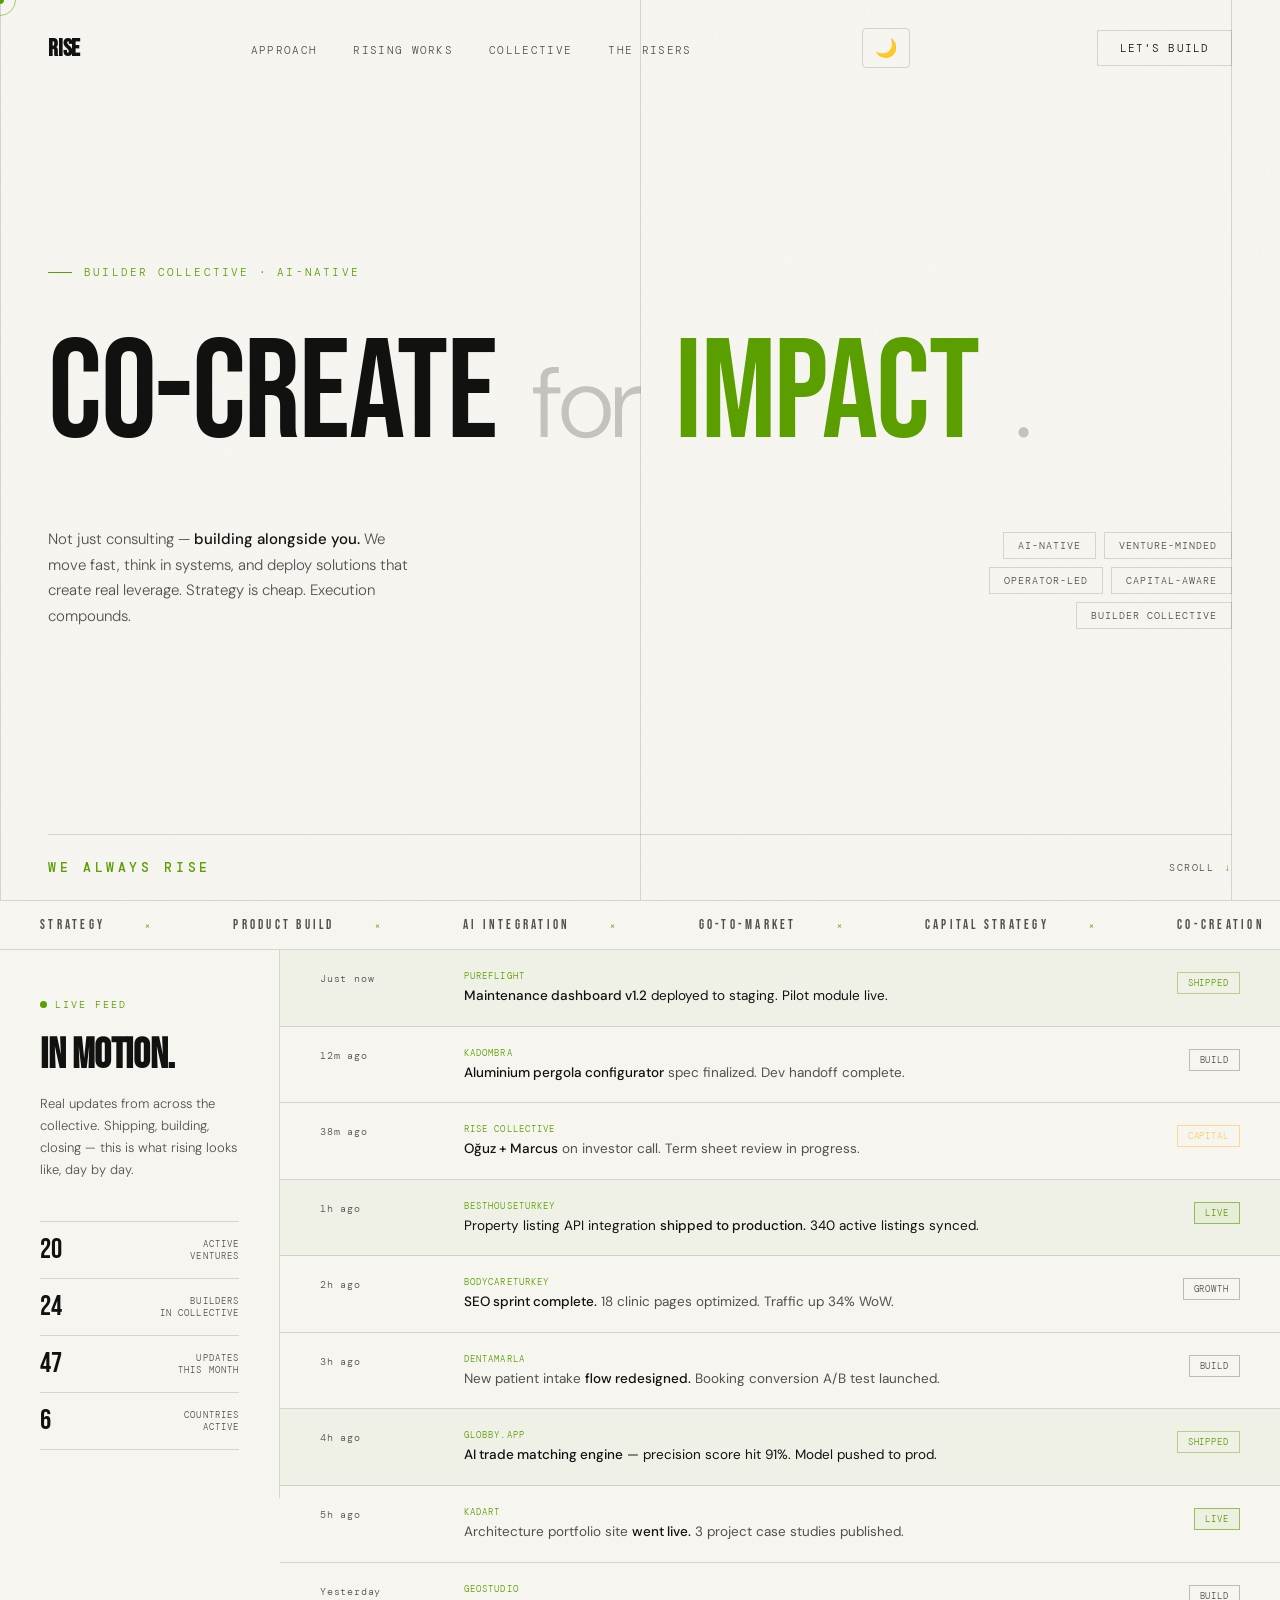
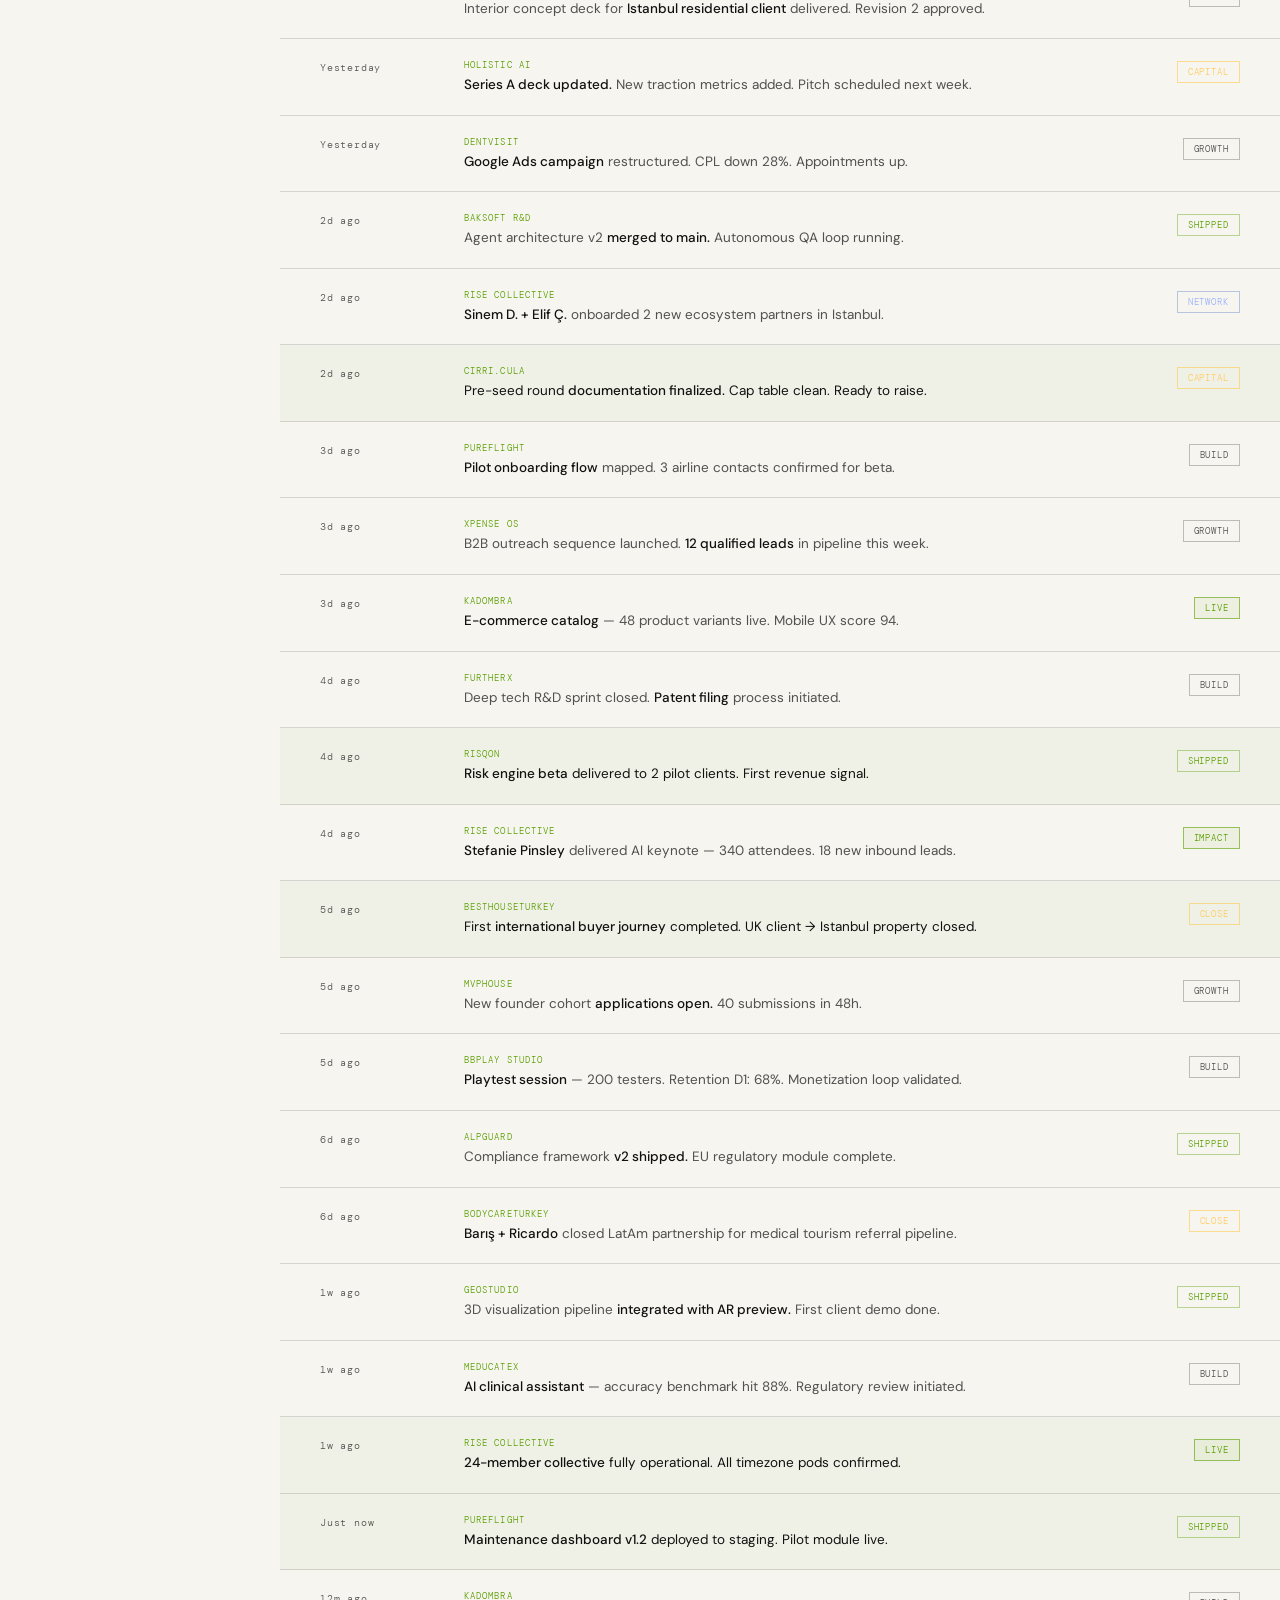
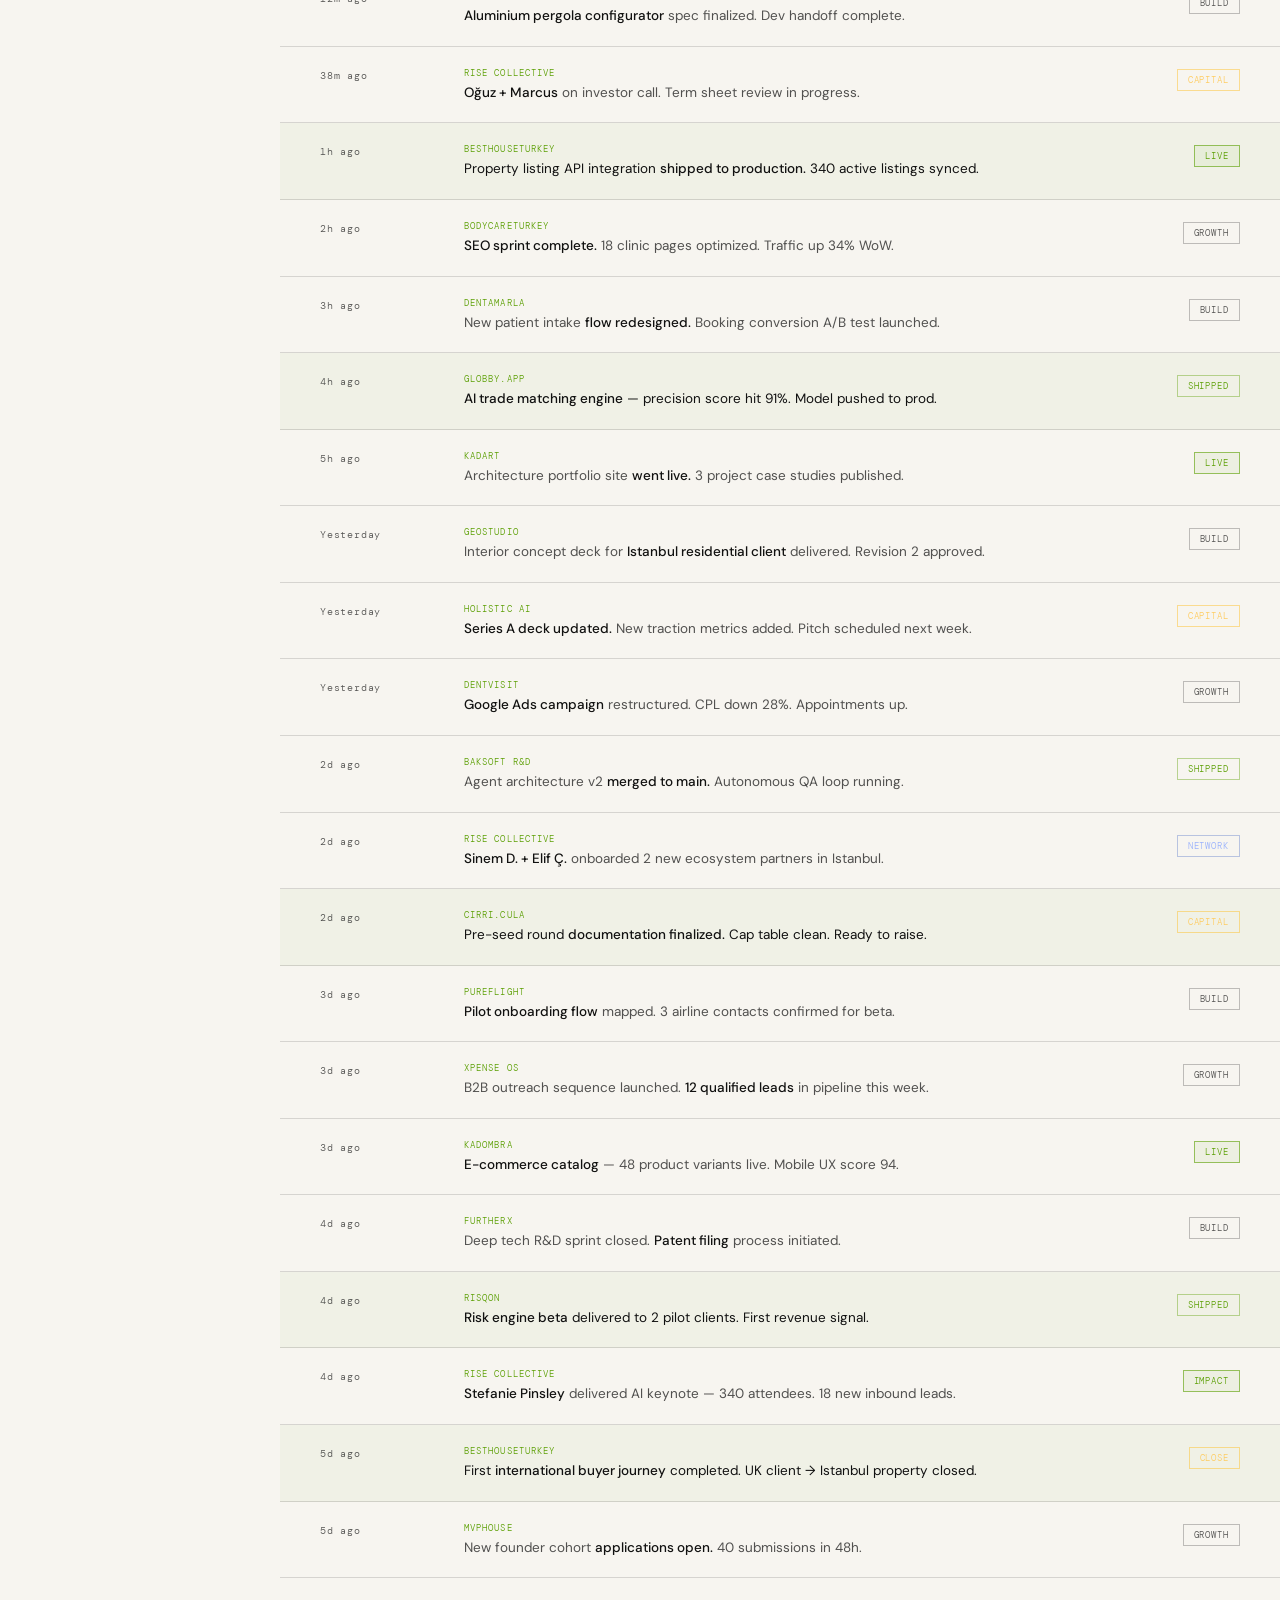
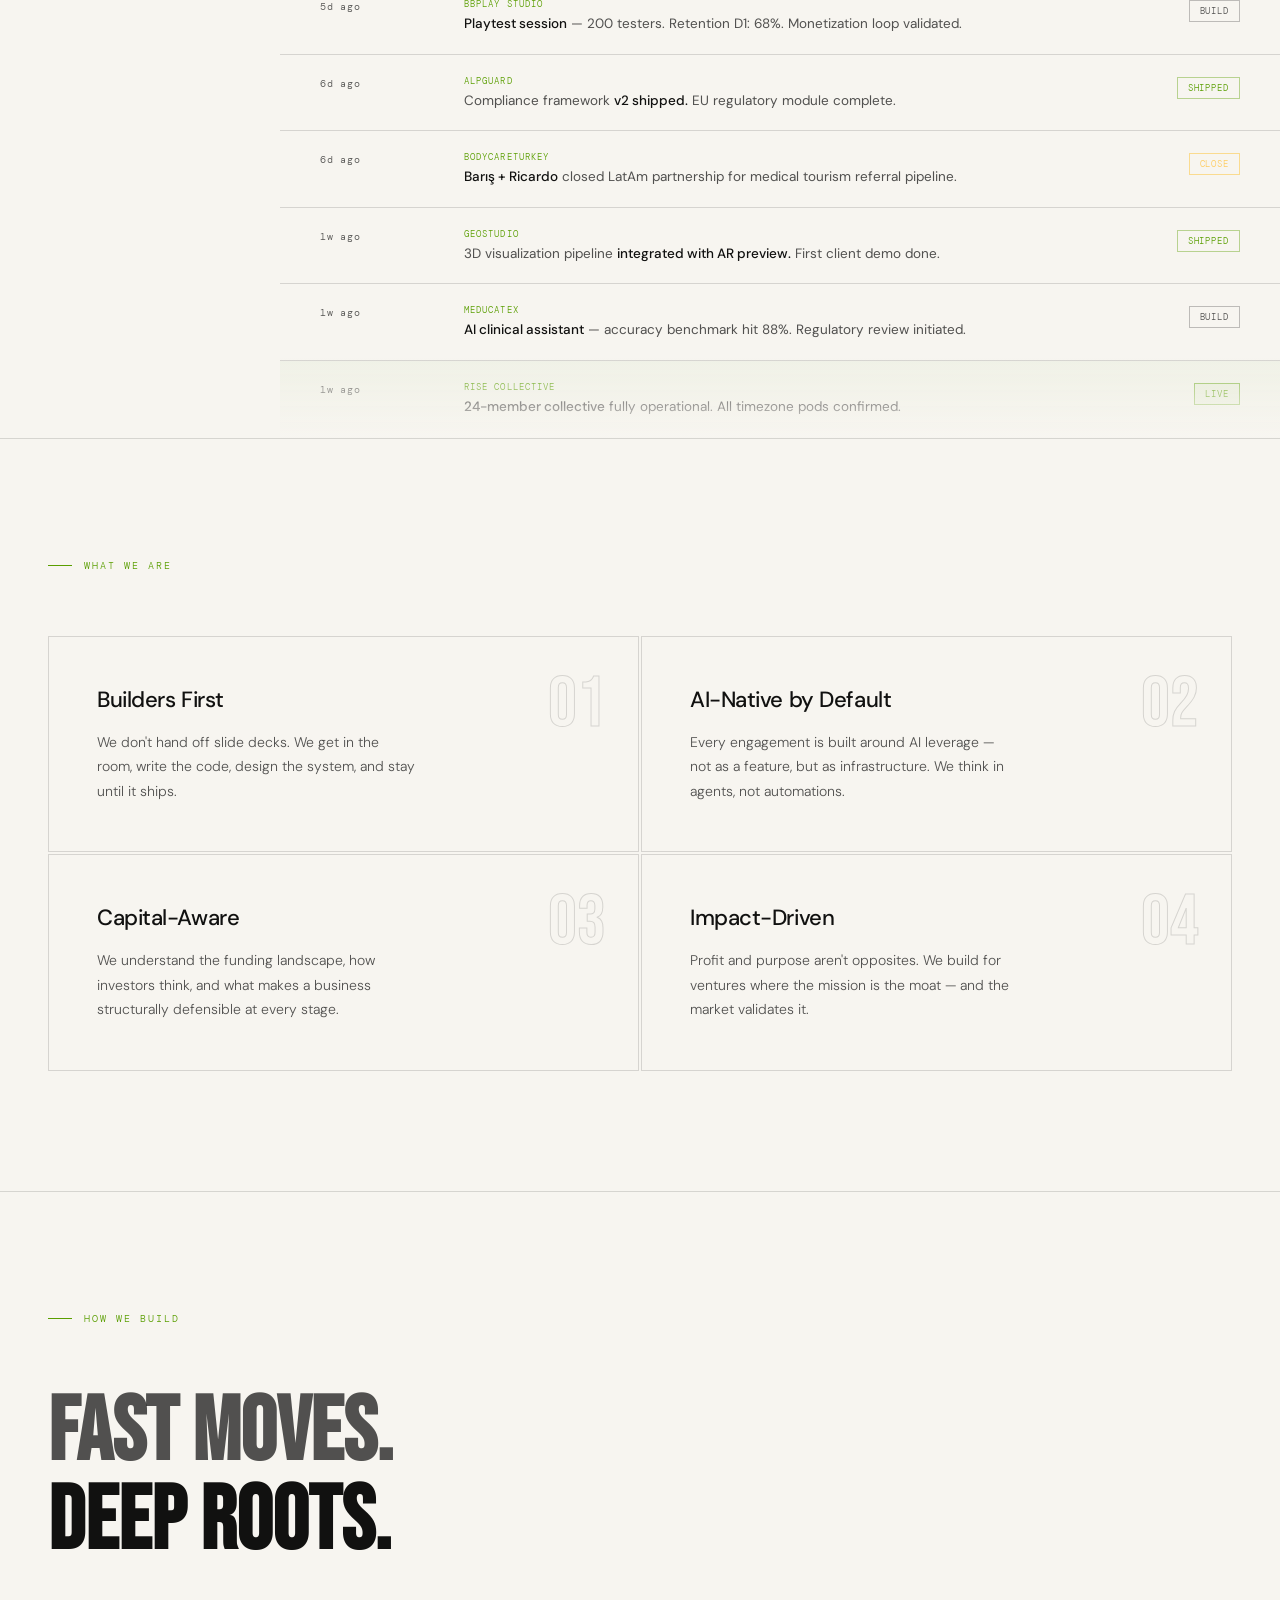
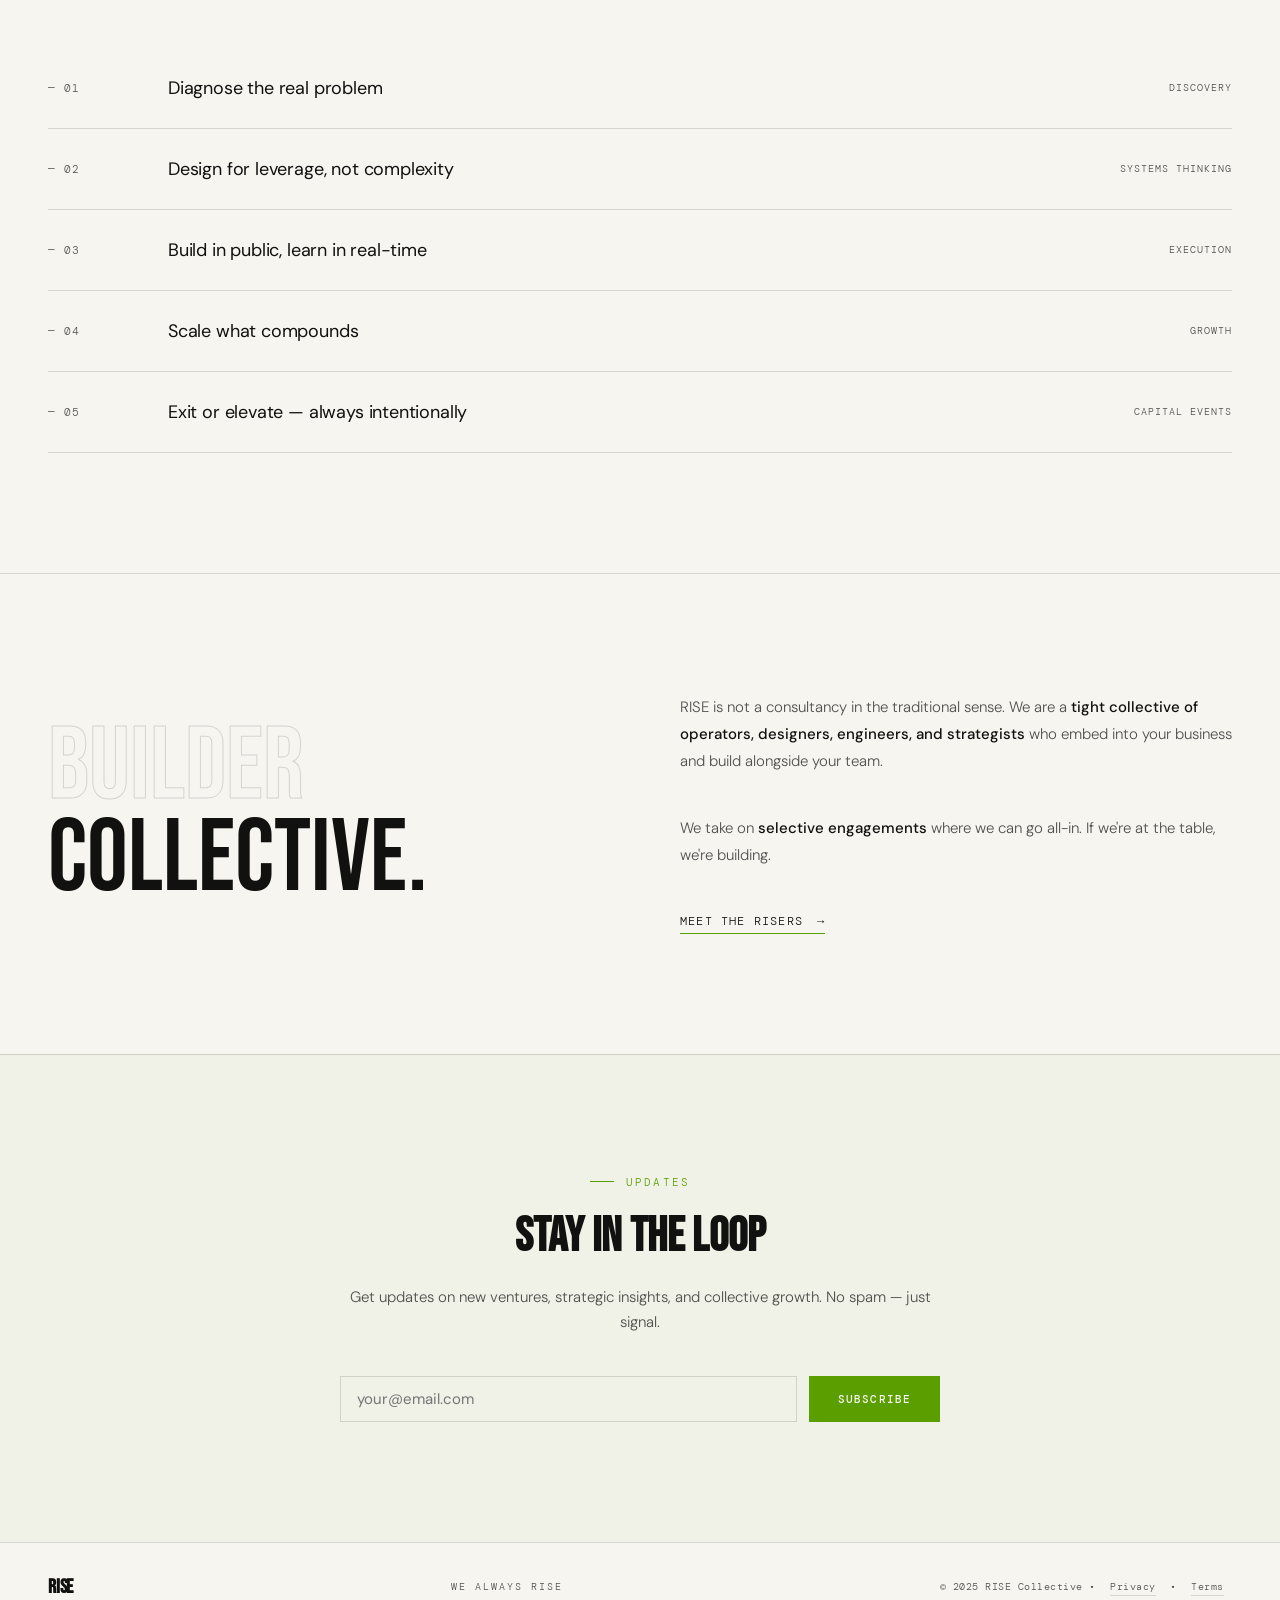
<file: index.html>
<!DOCTYPE html>
<html lang="en">
<head>
<meta charset="UTF-8">
<meta name="viewport" content="width=device-width, initial-scale=1.0">
<title>RISE — We Are Rising</title>
<meta name="description" content="RISE Collective: AI-native builder collective. Strategy, product build, and venture design for impact-driven companies.">
<meta name="keywords" content="AI, venture, builders, consulting, product design, strategy">
<meta name="author" content="RISE Collective">
<meta property="og:title" content="RISE — We Are Rising">
<meta property="og:description" content="A collective of operators, designers, engineers, and strategists building alongside visionary founders.">
<meta property="og:url" content="https://digiroiio-lgtm.github.io/wealwaysrise/">
<meta property="og:type" content="website">
<meta property="og:image" content="https://digiroiio-lgtm.github.io/wealwaysrise/og-image.jpg">
<meta name="twitter:card" content="summary_large_image">
<meta name="twitter:title" content="RISE — We Are Rising">
<meta name="twitter:description" content="A collective of operators, designers, engineers, and strategists building alongside visionary founders.">
<meta name="twitter:image" content="https://digiroiio-lgtm.github.io/wealwaysrise/og-image.jpg">
<link rel="canonical" href="https://digiroiio-lgtm.github.io/wealwaysrise/">
<link rel="icon" type="image/svg+xml" href="data:image/svg+xml,<svg xmlns=%22http://www.w3.org/2000/svg%22 viewBox=%220 0 100 100%22><text y=%22.9em%22 font-size=%2290%22>🚀</text></svg>">
<link rel="preconnect" href="https://fonts.googleapis.com">
<link rel="preconnect" href="https://fonts.gstatic.com" crossorigin>
<link href="https://fonts.googleapis.com/css2?family=Bebas+Neue&family=DM+Sans:ital,wght@0,300;0,400;0,500;1,300&family=DM+Mono:wght@400;500&display=swap" rel="stylesheet">
<style>
  *, *::before, *::after { box-sizing: border-box; margin: 0; padding: 0; }
  :root {
    --black: #f7f5f0;
    --white: #111110;
    --accent: #5a9e00;
    --muted: rgba(17,17,16,0.72);
    --border: rgba(17,17,16,0.14);
  }
  html { scroll-behavior: smooth; }
  body { background: var(--black); color: var(--white); font-family: 'DM Sans', sans-serif; font-weight: 300; overflow-x: hidden; cursor: none; }
  .cursor { position: fixed; width: 8px; height: 8px; background: var(--accent); border-radius: 50%; pointer-events: none; z-index: 9999; transition: transform 0.15s ease; transform: translate(-50%, -50%); }
  .cursor-ring { position: fixed; width: 32px; height: 32px; border: 1px solid rgba(80,160,0,0.5); border-radius: 50%; pointer-events: none; z-index: 9998; transition: transform 0.35s ease, opacity 0.2s; transform: translate(-50%, -50%); }
  nav { position: fixed; top: 0; left: 0; right: 0; z-index: 100; display: flex; align-items: center; justify-content: space-between; padding: 28px 48px; }
  .nav-logo { display: inline-flex; align-items: center; text-decoration: none; color: var(--white); }
  .nav-links { display: flex; gap: 36px; list-style: none; }
  .nav-links a { font-family: 'DM Mono', monospace; font-size: 11px; letter-spacing: 0.12em; text-transform: uppercase; color: var(--muted); text-decoration: none; transition: color 0.2s; }
  .nav-links a:hover { color: var(--white); }
  .nav-links a.active { color: var(--accent); }
  .nav-cta { font-family: 'DM Mono', monospace; font-size: 11px; letter-spacing: 0.1em; text-transform: uppercase; background: transparent; border: 1px solid var(--border); color: var(--white); padding: 10px 22px; cursor: none; text-decoration: none; transition: border-color 0.2s, background 0.2s, color 0.2s; }
  .nav-cta:hover { background: var(--accent); border-color: var(--accent); color: var(--black); }
  .theme-toggle { font-size: 18px; background: none; border: 1px solid var(--border); padding: 8px 12px; cursor: pointer; border-radius: 4px; transition: border-color 0.2s, background 0.2s; margin-right: 16px; }
  .theme-toggle:hover { border-color: var(--accent); background: rgba(90,158,0,0.1); }
  html.light-mode { --black: #111110; --white: #f7f5f0; --muted: rgba(247,245,240,0.72); --border: rgba(247,245,240,0.14); }
  html.light-mode body { background: var(--black); color: var(--white); }
  html.light-mode nav { background: rgba(17,17,16,0.96); border-bottom: 1px solid var(--border); }
  html.light-mode .theme-toggle { border-color: rgba(247,245,240,0.14); }
  .hero { min-height: 100vh; display: grid; grid-template-rows: 1fr auto; padding: 0 48px; position: relative; overflow: hidden; }
  .hero-noise { position: absolute; inset: 0; background-image: url("data:image/svg+xml,%3Csvg viewBox='0 0 256 256' xmlns='http://www.w3.org/2000/svg'%3E%3Cfilter id='n'%3E%3CfeTurbulence type='fractalNoise' baseFrequency='0.9' numOctaves='4' stitchTiles='stitch'/%3E%3C/filter%3E%3Crect width='100%25' height='100%25' filter='url(%23n)' opacity='0.03'/%3E%3C/svg%3E"); pointer-events: none; opacity: 0.6; }
  .hero-grid-line { position: absolute; top: 0; bottom: 0; width: 1px; background: var(--border); pointer-events: none; }
  .hero-grid-line:nth-child(1) { left: 48px; }
  .hero-grid-line:nth-child(2) { right: 48px; }
  .hero-grid-line:nth-child(3) { left: 50%; }
  .hero-main { display: flex; flex-direction: column; justify-content: center; padding-top: 120px; padding-bottom: 60px; position: relative; z-index: 2; }
  .hero-eyebrow { font-family: 'DM Mono', monospace; font-size: 11px; letter-spacing: 0.2em; text-transform: uppercase; color: var(--accent); margin-bottom: 32px; opacity: 0; animation: fadeUp 0.8s 0.2s forwards; display: flex; align-items: center; gap: 12px; }
  .hero-eyebrow::before { content: ''; display: inline-block; width: 24px; height: 1px; background: var(--accent); }
  .hero-headline { font-family: 'Bebas Neue', sans-serif; font-size: clamp(88px, 14vw, 200px); line-height: 0.88; letter-spacing: -0.01em; opacity: 0; animation: fadeUp 0.9s 0.35s forwards; }
  .hero-headline .outline { -webkit-text-stroke: 1px rgba(17,17,16,0.22); color: transparent; }
  .hero-headline .accent-word { color: var(--accent); display: block; }
  .hero-sub-row { display: flex; align-items: flex-end; justify-content: space-between; margin-top: 48px; gap: 40px; opacity: 0; animation: fadeUp 0.8s 0.6s forwards; }
  .hero-descriptor { max-width: 360px; font-size: 15px; line-height: 1.7; color: var(--muted); font-weight: 300; }
  .hero-descriptor strong { color: var(--white); font-weight: 500; }
  .hero-tags { display: flex; flex-wrap: wrap; gap: 8px; justify-content: flex-end; max-width: 280px; }
  .tag { font-family: 'DM Mono', monospace; font-size: 10px; letter-spacing: 0.1em; text-transform: uppercase; padding: 6px 14px; border: 1px solid var(--border); color: var(--muted); transition: border-color 0.2s, color 0.2s; }
  .tag:hover { border-color: var(--accent); color: var(--accent); }
  .hero-bottom { display: flex; align-items: center; justify-content: space-between; padding: 24px 0; border-top: 1px solid var(--border); position: relative; z-index: 2; opacity: 0; animation: fadeUp 0.7s 0.85s forwards; }
  .hero-slogan { font-family: 'DM Mono', monospace; font-size: 13px; font-weight: 500; letter-spacing: 0.28em; text-transform: uppercase; color: var(--accent); }
  .hero-scroll { font-family: 'DM Mono', monospace; font-size: 10px; letter-spacing: 0.15em; text-transform: uppercase; color: var(--muted); display: flex; align-items: center; gap: 10px; animation: bounce 2s 2s infinite; }
  .hero-scroll::after { content: '↓'; color: var(--accent); }
  .marquee-section { border-top: 1px solid var(--border); border-bottom: 1px solid var(--border); overflow: hidden; padding: 16px 0; }
  .marquee-track { display: flex; gap: 0; animation: marquee 18s linear infinite; white-space: nowrap; }
  .marquee-item { font-family: 'Bebas Neue', sans-serif; font-size: 13px; letter-spacing: 0.25em; color: var(--muted); padding: 0 40px; display: flex; align-items: center; gap: 40px; }
  .marquee-item::after { content: '×'; color: var(--accent); font-family: 'DM Sans', sans-serif; font-size: 10px; }
  .section { padding: 120px 48px; position: relative; }
  .section-label { font-family: 'DM Mono', monospace; font-size: 10px; letter-spacing: 0.2em; text-transform: uppercase; color: var(--accent); margin-bottom: 64px; display: flex; align-items: center; gap: 12px; }
  .section-label::before { content: ''; width: 24px; height: 1px; background: var(--accent); }
  .what-grid { display: grid; grid-template-columns: 1fr 1fr; gap: 2px; }
  .what-card { padding: 48px; border: 1px solid var(--border); position: relative; overflow: hidden; transition: border-color 0.3s; }
  .what-card:hover { border-color: rgba(80,160,0,0.3); }
  .what-card-num { font-family: 'Bebas Neue', sans-serif; font-size: 72px; -webkit-text-stroke: 1px var(--border); color: transparent; position: absolute; top: 24px; right: 32px; transition: -webkit-text-stroke-color 0.3s; }
  .what-card:hover .what-card-num { -webkit-text-stroke-color: rgba(200,255,0,0.15); }
  .what-card h3 { font-family: 'DM Sans', sans-serif; font-size: 22px; font-weight: 500; margin-bottom: 16px; letter-spacing: -0.02em; }
  .what-card p { font-size: 14px; line-height: 1.75; color: var(--muted); max-width: 320px; }
  .process-section { padding: 120px 48px; border-top: 1px solid var(--border); }
  .process-headline { font-family: 'Bebas Neue', sans-serif; font-size: clamp(48px, 7vw, 96px); line-height: 1; margin-bottom: 80px; max-width: 700px; }
  .process-headline .dim { color: var(--muted); }
  .process-list { display: flex; flex-direction: column; }
  .process-item { display: grid; grid-template-columns: 80px 1fr auto; align-items: center; gap: 40px; padding: 28px 0; border-bottom: 1px solid var(--border); transition: padding-left 0.3s; cursor: none; }
  .process-item:hover { padding-left: 12px; }
  .process-item:hover .process-item-title { color: var(--accent); }
  .process-num { font-family: 'DM Mono', monospace; font-size: 11px; color: var(--muted); letter-spacing: 0.1em; }
  .process-item-title { font-size: 18px; font-weight: 400; letter-spacing: -0.01em; transition: color 0.2s; }
  .process-item-tag { font-family: 'DM Mono', monospace; font-size: 10px; letter-spacing: 0.1em; text-transform: uppercase; color: var(--muted); }
  .signal-section { padding: 120px 48px; border-top: 1px solid var(--border); display: grid; grid-template-columns: 1fr 1fr; gap: 80px; align-items: center; }
  .signal-big { font-family: 'Bebas Neue', sans-serif; font-size: clamp(56px, 8vw, 112px); line-height: 0.9; }
  .signal-big .stroke { -webkit-text-stroke: 1px rgba(17,17,16,0.15); color: transparent; display: block; }
  .signal-big .fill { display: block; }
  .signal-right p { font-size: 15px; line-height: 1.8; color: var(--muted); margin-bottom: 40px; }
  .signal-right p strong { color: var(--white); font-weight: 500; }
  .cta-link { display: inline-flex; align-items: center; gap: 14px; font-family: 'DM Mono', monospace; font-size: 12px; letter-spacing: 0.1em; text-transform: uppercase; color: var(--white); text-decoration: none; border-bottom: 1px solid var(--accent); padding-bottom: 4px; transition: color 0.2s, gap 0.2s; }
  .cta-link:hover { color: var(--accent); gap: 22px; }
  .cta-link::after { content: '→'; }
  footer { border-top: 1px solid var(--border); padding: 32px 48px; display: flex; align-items: center; justify-content: space-between; }
  .footer-logo { font-family: 'Bebas Neue', sans-serif; font-size: 20px; font-weight: 900; letter-spacing: -0.01em; }
  .footer-slogan { font-family: 'DM Mono', monospace; font-size: 10px; letter-spacing: 0.2em; text-transform: uppercase; color: var(--muted); }
  .footer-copy { font-family: 'DM Mono', monospace; font-size: 10px; color: var(--muted); letter-spacing: 0.05em; }

  /* ── LIVE FEED ─────────────────────────────── */
  .feed-section {
    padding: 0;
    border-bottom: 1px solid var(--border);
    display: grid;
    grid-template-columns: 280px 1fr;
    min-height: 480px;
  }
  .feed-left {
    border-right: 1px solid var(--border);
    padding: 48px 40px;
    display: flex;
    flex-direction: column;
    justify-content: space-between;
    position: sticky;
    top: 81px;
    align-self: start;
    background: var(--black);
  }
  .feed-left-top {}
  .feed-eyebrow {
    font-family: 'DM Mono', monospace;
    font-size: 10px;
    letter-spacing: 0.2em;
    text-transform: uppercase;
    color: var(--accent);
    display: flex;
    align-items: center;
    gap: 8px;
    margin-bottom: 24px;
  }
  .live-dot {
    width: 7px; height: 7px;
    border-radius: 50%;
    background: var(--accent);
    animation: livePulse 1.8s ease-in-out infinite;
    flex-shrink: 0;
  }
  @keyframes livePulse {
    0%,100% { opacity:1; transform:scale(1); box-shadow: 0 0 0 0 rgba(90,158,0,0.5); }
    50% { opacity:0.8; transform:scale(1.15); box-shadow: 0 0 0 5px rgba(90,158,0,0); }
  }
  .feed-left h2 {
    font-family: 'Bebas Neue', sans-serif;
    font-size: 42px;
    line-height: 1;
    letter-spacing: -0.01em;
    margin-bottom: 16px;
  }
  .feed-left p {
    font-size: 13px;
    line-height: 1.7;
    color: var(--muted);
  }
  .feed-stats {
    display: flex;
    flex-direction: column;
    gap: 0;
    margin-top: 40px;
    border-top: 1px solid var(--border);
  }
  .feed-stat {
    display: flex;
    justify-content: space-between;
    align-items: center;
    padding: 14px 0;
    border-bottom: 1px solid var(--border);
  }
  .feed-stat-num {
    font-family: 'Bebas Neue', sans-serif;
    font-size: 28px;
    line-height: 1;
    color: var(--white);
  }
  .feed-stat-label {
    font-family: 'DM Mono', monospace;
    font-size: 9px;
    letter-spacing: 0.12em;
    text-transform: uppercase;
    color: var(--muted);
    text-align: right;
  }
  .feed-right {
    padding: 0;
    overflow: hidden;
    position: relative;
  }
  .feed-right::after {
    content: '';
    position: absolute;
    bottom: 0; left: 0; right: 0;
    height: 80px;
    background: linear-gradient(to bottom, transparent, var(--black));
    pointer-events: none;
    z-index: 2;
  }
  .feed-scroll {
    display: flex;
    flex-direction: column;
    animation: feedScroll 60s linear infinite;
  }
  .feed-scroll:hover { animation-play-state: paused; }
  @keyframes feedScroll {
    from { transform: translateY(0); }
    to   { transform: translateY(-50%); }
  }
  .feed-entry {
    display: grid;
    grid-template-columns: 120px 1fr auto;
    align-items: start;
    gap: 24px;
    padding: 20px 40px;
    border-bottom: 1px solid var(--border);
    transition: background 0.2s;
    cursor: default;
  }
  .feed-entry:hover { background: rgba(90,158,0,0.03); }
  .feed-entry.highlight { background: rgba(90,158,0,0.04); }
  .feed-entry.highlight .feed-action { color: var(--white); }
  .feed-time {
    font-family: 'DM Mono', monospace;
    font-size: 10px;
    color: var(--muted);
    letter-spacing: 0.08em;
    padding-top: 2px;
    white-space: nowrap;
  }
  .feed-body {}
  .feed-project {
    font-family: 'DM Mono', monospace;
    font-size: 9px;
    letter-spacing: 0.12em;
    text-transform: uppercase;
    color: var(--accent);
    margin-bottom: 4px;
  }
  .feed-action {
    font-size: 13.5px;
    font-weight: 400;
    line-height: 1.45;
    color: var(--muted);
  }
  .feed-action strong { color: var(--white); font-weight: 500; }
  .feed-tag {
    font-family: 'DM Mono', monospace;
    font-size: 9px;
    letter-spacing: 0.1em;
    text-transform: uppercase;
    padding: 4px 10px;
    border: 1px solid var(--border);
    color: var(--muted);
    white-space: nowrap;
    align-self: start;
    margin-top: 2px;
  }
  .feed-tag.t-ship  { border-color: rgba(90,158,0,0.4);  color: var(--accent); }
  .feed-tag.t-live  { border-color: rgba(90,158,0,0.6);  color: var(--accent); background: rgba(90,158,0,0.06); }
  .feed-tag.t-build { border-color: rgba(17,17,16,0.25); }
  .feed-tag.t-call  { border-color: rgba(90,120,200,0.4); color: rgba(130,160,255,0.8); }
  .feed-tag.t-close { border-color: rgba(255,180,0,0.4); color: rgba(255,200,80,0.9); }
  @media (max-width: 768px) {
    .feed-section { grid-template-columns: 1fr; }
    .feed-left { position: static; border-right: none; border-bottom: 1px solid var(--border); }
    .feed-entry { grid-template-columns: 90px 1fr; }
    .feed-tag { display: none; }
  }
  @keyframes fadeUp { from { opacity: 0; transform: translateY(24px); } to { opacity: 1; transform: translateY(0); } }
  @keyframes marquee { from { transform: translateX(0); } to { transform: translateX(-50%); } }
  @keyframes bounce { 0%,100% { transform: translateY(0); } 50% { transform: translateY(4px); } }

  /* ── HAMBURGER ─────────────────────────────── */
  .hamburger { display: none; flex-direction: column; gap: 5px; cursor: pointer; padding: 4px; background: none; border: none; z-index: 200; }
  .hamburger span { display: block; width: 22px; height: 1.5px; background: var(--ink, #111110); transition: all 0.3s ease; }
  .hamburger.open span:nth-child(1) { transform: translateY(6.5px) rotate(45deg); }
  .hamburger.open span:nth-child(2) { opacity: 0; }
  .hamburger.open span:nth-child(3) { transform: translateY(-6.5px) rotate(-45deg); }
  .mobile-nav {
    display: none;
    position: fixed; top: 0; left: 0; right: 0; bottom: 0;
    background: var(--bg, #f7f5f0);
    z-index: 150;
    flex-direction: column;
    align-items: center;
    justify-content: center;
    gap: 0;
  }
  .mobile-nav.open { display: flex; }
  .mobile-nav a {
    font-family: 'Bebas Neue', sans-serif;
    font-size: clamp(40px, 10vw, 64px);
    letter-spacing: 0.05em;
    color: var(--ink, #111110);
    text-decoration: none;
    padding: 16px 32px;
    border-bottom: 1px solid var(--border, rgba(17,17,16,0.12));
    width: 100%;
    text-align: center;
    transition: color 0.2s;
  }
  .mobile-nav a:last-child { border-bottom: none; }
  .mobile-nav a:hover, .mobile-nav a.active { color: var(--accent, #5a9e00); }
  .mobile-nav-cta {
    margin-top: 32px;
    font-family: 'DM Mono', monospace !important;
    font-size: 12px !important;
    letter-spacing: 0.1em !important;
    border: 1px solid var(--border, rgba(17,17,16,0.14)) !important;
    padding: 14px 32px !important;
  }
  /* touch: disable custom cursor */
  @media (hover: none), (pointer: coarse) {
    .cursor, .cursor-ring { display: none !important; }
    body { cursor: auto !important; }
    a, button, .chip, .filter-btn, .nav-cta, .process-item, .member-card, .work-card { cursor: pointer !important; }
  }
  @media (max-width: 768px) {
    .hamburger { display: flex; }
  }
  @media (max-width: 768px) {
    nav { padding: 24px; }
    .nav-links { display: none; }
    .hero { padding: 0 24px; }
    .hero-grid-line { display: none; }
    .hero-sub-row { flex-direction: column; align-items: flex-start; }
    .hero-tags { justify-content: flex-start; }
    .section, .process-section, .signal-section { padding: 80px 24px; }
    .what-grid { grid-template-columns: 1fr; }
    .signal-section { grid-template-columns: 1fr; }
    footer { padding: 24px; flex-direction: column; gap: 12px; text-align: center; }
    .process-item { grid-template-columns: 64px 1fr; gap: 16px; }
    .process-item-tag { display: none; }
    .process-headline { font-size: clamp(36px, 8vw, 64px); margin-bottom: 40px; }
    .feed-left { position: static; }
    .feed-entry { grid-template-columns: 80px 1fr; gap: 12px; padding: 16px 20px; }
    .feed-tag { display: none; }
    .feed-left h2 { font-size: 36px; }
    .feed-stat-num { font-size: 22px; }
    .what-card { padding: 32px 24px; }
    .what-card-num { font-size: 48px; right: 16px; }
    .section-label { margin-bottom: 40px; }
    .hero-sub-row { gap: 24px; }
    .tag { font-size: 9px; padding: 5px 10px; }
  }
</style>
</head>
<body>
<div class="cursor" id="cursor"></div>
<div class="cursor-ring" id="cursorRing"></div>
<nav>
  <a href="index.html" class="nav-logo" style="font-family: 'Bebas Neue', sans-serif; font-size: 24px; font-weight: 900; letter-spacing: -0.01em; text-decoration: none; color: currentColor;">RISE</a>
  <ul class="nav-links">
    <li><a href="#approach">Approach</a></li>
    <li><a href="rise-works.html">Rising Works</a></li>
    <li><a href="#collective">Collective</a></li>
    <li><a href="rise-risers.html">The Risers</a></li>
  </ul>
  <button id="themeToggle" class="theme-toggle" aria-label="Toggle theme" title="Toggle dark/light mode">🌙</button>
  <a href="rise-form.html" class="nav-cta">Let's build</a>
  <button class="hamburger" id="hamburger" aria-label="Menu">
    <span></span><span></span><span></span>
  </button>
</nav>
<div class="mobile-nav" id="mobileNav">
  <a href="#approach" onclick="closeMobileNav()">Approach</a>
  <a href="rise-works.html" onclick="closeMobileNav()">Rising Works</a>
  <a href="#collective" onclick="closeMobileNav()">Collective</a>
  <a href="rise-risers.html" onclick="closeMobileNav()">The Risers</a>
  <a href="rise-form.html" class="mobile-nav-cta" onclick="closeMobileNav()">Let's build →</a>
</div>
<section class="hero">
  <div class="hero-noise"></div>
  <div class="hero-grid-line"></div>
  <div class="hero-grid-line"></div>
  <div class="hero-grid-line"></div>
  <div class="hero-main">
    <div class="hero-eyebrow">Builder Collective · AI-Native</div>
    <div class="hero-headline" style="opacity:0;animation:fadeUp 0.9s 0.35s forwards;">
      <div style="display: flex; flex-wrap: wrap; align-items: baseline; gap: 0.2em; line-height: 1.2;">
        <span style="font-family:'Bebas Neue',sans-serif;font-size:clamp(64px,12vw,140px);letter-spacing:-0.01em;">Co-Create</span>
        <span style="font-family:'DM Sans',sans-serif;font-size:clamp(48px,8vw,100px);font-weight:300;color:rgba(17,17,16,0.22);letter-spacing:-0.02em;">for</span>
        <span style="font-family:'Bebas Neue',sans-serif;font-size:clamp(64px,12vw,140px);color:var(--accent);letter-spacing:-0.01em;">Impact</span>
        <span style="font-family:'DM Sans',sans-serif;font-size:clamp(48px,8vw,100px);font-weight:300;color:rgba(17,17,16,0.22);letter-spacing:-0.02em;">.</span>
      </div>
    </div>
    <div class="hero-sub-row">
      <p class="hero-descriptor">Not just consulting — <strong>building alongside you.</strong> We move fast, think in systems, and deploy solutions that create real leverage. Strategy is cheap. Execution compounds.</p>
      <div class="hero-tags">
        <span class="tag">AI-Native</span>
        <span class="tag">Venture-minded</span>
        <span class="tag">Operator-led</span>
        <span class="tag">Capital-aware</span>
        <span class="tag">Builder collective</span>
      </div>
    </div>
  </div>
  <div class="hero-bottom">
    <span class="hero-slogan">We Always Rise</span>
    <span class="hero-scroll">Scroll</span>
  </div>
</section>
<div class="marquee-section">
  <div class="marquee-track">
    <span class="marquee-item">Strategy</span><span class="marquee-item">Product Build</span><span class="marquee-item">AI Integration</span><span class="marquee-item">Go-to-Market</span><span class="marquee-item">Capital Strategy</span><span class="marquee-item">Co-creation</span><span class="marquee-item">Venture Design</span><span class="marquee-item">Impact Systems</span>
    <span class="marquee-item">Strategy</span><span class="marquee-item">Product Build</span><span class="marquee-item">AI Integration</span><span class="marquee-item">Go-to-Market</span><span class="marquee-item">Capital Strategy</span><span class="marquee-item">Co-creation</span><span class="marquee-item">Venture Design</span><span class="marquee-item">Impact Systems</span>
  </div>
</div>

<!-- LIVE FEED -->
<section class="feed-section" id="live">
  <div class="feed-left">
    <div class="feed-left-top">
      <div class="feed-eyebrow"><span class="live-dot"></span>Live Feed</div>
      <h2>In Motion.</h2>
      <p>Real updates from across the collective. Shipping, building, closing — this is what rising looks like, day by day.</p>
      <div class="feed-stats">
        <div class="feed-stat">
          <span class="feed-stat-num" id="activeCount">20</span>
          <span class="feed-stat-label">Active<br>ventures</span>
        </div>
        <div class="feed-stat">
          <span class="feed-stat-num">24</span>
          <span class="feed-stat-label">Builders<br>in collective</span>
        </div>
        <div class="feed-stat">
          <span class="feed-stat-num" id="liveUpdates">47</span>
          <span class="feed-stat-label">Updates<br>this month</span>
        </div>
        <div class="feed-stat">
          <span class="feed-stat-num">6</span>
          <span class="feed-stat-label">Countries<br>active</span>
        </div>
      </div>
    </div>
  </div>
  <div class="feed-right">
    <div class="feed-scroll" id="feedScroll"></div>
  </div>
</section>
<section id="approach" class="section">
  <div class="section-label">What we are</div>
  <div class="what-grid">
    <div class="what-card"><div class="what-card-num">01</div><h3>Builders First</h3><p>We don't hand off slide decks. We get in the room, write the code, design the system, and stay until it ships.</p></div>
    <div class="what-card"><div class="what-card-num">02</div><h3>AI-Native by Default</h3><p>Every engagement is built around AI leverage — not as a feature, but as infrastructure. We think in agents, not automations.</p></div>
    <div class="what-card"><div class="what-card-num">03</div><h3>Capital-Aware</h3><p>We understand the funding landscape, how investors think, and what makes a business structurally defensible at every stage.</p></div>
    <div class="what-card"><div class="what-card-num">04</div><h3>Impact-Driven</h3><p>Profit and purpose aren't opposites. We build for ventures where the mission is the moat — and the market validates it.</p></div>
  </div>
</section>
<section id="work" class="process-section">
  <div class="section-label">How we build</div>
  <h2 class="process-headline"><span class="dim">Fast moves.</span><br>Deep roots.</h2>
  <div class="process-list">
    <div class="process-item"><span class="process-num">— 01</span><span class="process-item-title">Diagnose the real problem</span><span class="process-item-tag">Discovery</span></div>
    <div class="process-item"><span class="process-num">— 02</span><span class="process-item-title">Design for leverage, not complexity</span><span class="process-item-tag">Systems Thinking</span></div>
    <div class="process-item"><span class="process-num">— 03</span><span class="process-item-title">Build in public, learn in real-time</span><span class="process-item-tag">Execution</span></div>
    <div class="process-item"><span class="process-num">— 04</span><span class="process-item-title">Scale what compounds</span><span class="process-item-tag">Growth</span></div>
    <div class="process-item"><span class="process-num">— 05</span><span class="process-item-title">Exit or elevate — always intentionally</span><span class="process-item-tag">Capital Events</span></div>
  </div>
</section>
<section id="collective" class="signal-section">
  <div class="signal-big"><span class="stroke">Builder</span><span class="fill">Collective.</span></div>
  <div class="signal-right">
    <p>RISE is not a consultancy in the traditional sense. We are a <strong>tight collective of operators, designers, engineers, and strategists</strong> who embed into your business and build alongside your team.</p>
    <p>We take on <strong>selective engagements</strong> where we can go all-in. If we're at the table, we're building.</p>
    <a href="rise-risers.html" class="cta-link">Meet the Risers</a>
  </div>
</section>
<section style="padding: 120px 48px; border-top: 1px solid var(--border); background: rgba(90,158,0,0.04);">
  <div style="max-width: 600px; margin: 0 auto; text-align: center;">
    <div style="font-family: 'DM Mono', monospace; font-size: 11px; letter-spacing: 0.2em; text-transform: uppercase; color: var(--accent); margin-bottom: 24px; display: flex; align-items: center; justify-content: center; gap: 12px;">
      <span style="display: inline-block; width: 24px; height: 1px; background: var(--accent);"></span>
      Updates
    </div>
    <h2 style="font-family: 'Bebas Neue', sans-serif; font-size: 48px; line-height: 1; margin-bottom: 24px;">Stay in the loop</h2>
    <p style="font-size: 15px; color: var(--muted); margin-bottom: 40px; line-height: 1.7;">Get updates on new ventures, strategic insights, and collective growth. No spam — just signal.</p>
    
    <form id="newsletterForm" style="display: flex; gap: 12px;" onsubmit="handleNewsletterSignup(event)">
      <input type="email" placeholder="your@email.com" required style="flex: 1; background: transparent; border: 1px solid var(--border); color: var(--white); font-family: 'DM Sans', sans-serif; font-size: 15px; padding: 12px 16px; outline: none; transition: border-color 0.2s;" onfocus="this.style.borderColor='var(--accent)'" onblur="this.style.borderColor='var(--border)'">
      <button type="submit" style="font-family: 'DM Mono', monospace; font-size: 11px; letter-spacing: 0.1em; text-transform: uppercase; background: var(--accent); border: 1px solid var(--accent); color: var(--black); padding: 12px 28px; cursor: pointer; transition: opacity 0.2s; font-weight: 500;">Subscribe</button>
    </form>
    <p id="newsletterMessage" style="font-family: 'DM Mono', monospace; font-size: 11px; color: var(--accent); margin-top: 16px; display: none;"></p>
  </div>
</section>
<footer id="contact">
  <div class="footer-logo">RISE</div>
  <div class="footer-slogan">We Always Rise</div>
  <div class="footer-copy">© 2025 RISE Collective • <a href="privacy-policy.html" style="color: rgba(17,17,16,0.72); text-decoration: none; border-bottom: 1px solid rgba(17,17,16,0.14); margin: 0 8px; padding-bottom: 2px;">Privacy</a> • <a href="terms-of-service.html" style="color: rgba(17,17,16,0.72); text-decoration: none; border-bottom: 1px solid rgba(17,17,16,0.14); margin: 0 8px; padding-bottom: 2px;">Terms</a></div>
</footer>
<script>
  const cursor = document.getElementById('cursor');
  const ring = document.getElementById('cursorRing');
  let mouseX = 0, mouseY = 0, ringX = 0, ringY = 0;
  document.addEventListener('mousemove', e => {
    mouseX = e.clientX; mouseY = e.clientY;
    cursor.style.left = mouseX + 'px'; cursor.style.top = mouseY + 'px';
  });
  function animateRing() {
    ringX += (mouseX - ringX) * 0.12; ringY += (mouseY - ringY) * 0.12;
    ring.style.left = ringX + 'px'; ring.style.top = ringY + 'px';
    requestAnimationFrame(animateRing);
  }
  animateRing();
  document.querySelectorAll('a, button, .process-item, .what-card, .tag').forEach(el => {
    el.addEventListener('mouseenter', () => { cursor.style.transform = 'translate(-50%,-50%) scale(2.5)'; ring.style.opacity = '0'; });
    el.addEventListener('mouseleave', () => { cursor.style.transform = 'translate(-50%,-50%) scale(1)'; ring.style.opacity = '1'; });
  });
  const observer = new IntersectionObserver(entries => {
    entries.forEach(entry => { if (entry.isIntersecting) { entry.target.style.opacity = '1'; entry.target.style.transform = 'translateY(0)'; } });
  }, { threshold: 0.15 });


  // ── HAMBURGER ──────────────────────────────────
  const ham = document.getElementById('hamburger');
  const mNav = document.getElementById('mobileNav');
  if (ham && mNav) {
    ham.addEventListener('click', () => {
      ham.classList.toggle('open');
      mNav.classList.toggle('open');
      document.body.style.overflow = mNav.classList.contains('open') ? 'hidden' : '';
    });
  }
  function closeMobileNav() {
    if (ham) ham.classList.remove('open');
    if (mNav) { mNav.classList.remove('open'); document.body.style.overflow = ''; }
  }
  document.querySelectorAll('.mobile-nav a').forEach(a => a.addEventListener('click', closeMobileNav));

  // ── LIVE FEED DATA ─────────────────────────────
  const feedData = [
    { time: 'Just now',   project: 'PureFlight',         action: '<strong>Maintenance dashboard v1.2</strong> deployed to staging. Pilot module live.', tag: 'SHIPPED', type: 'ship', highlight: true },
    { time: '12m ago',    project: 'Kadombra',            action: '<strong>Aluminium pergola configurator</strong> spec finalized. Dev handoff complete.', tag: 'BUILD', type: 'build' },
    { time: '38m ago',    project: 'RISE Collective',     action: '<strong>Oğuz + Marcus</strong> on investor call. Term sheet review in progress.', tag: 'CAPITAL', type: 'close' },
    { time: '1h ago',     project: 'BestHouseTurkey',     action: 'Property listing API integration <strong>shipped to production.</strong> 340 active listings synced.', tag: 'LIVE', type: 'live', highlight: true },
    { time: '2h ago',     project: 'BodyCareTurkey',      action: '<strong>SEO sprint complete.</strong> 18 clinic pages optimized. Traffic up 34% WoW.', tag: 'GROWTH', type: 'build' },
    { time: '3h ago',     project: 'DentaMarla',          action: 'New patient intake <strong>flow redesigned.</strong> Booking conversion A/B test launched.', tag: 'BUILD', type: 'build' },
    { time: '4h ago',     project: 'Globby.App',          action: '<strong>AI trade matching engine</strong> — precision score hit 91%. Model pushed to prod.', tag: 'SHIPPED', type: 'ship', highlight: true },
    { time: '5h ago',     project: 'KadArt',              action: 'Architecture portfolio site <strong>went live.</strong> 3 project case studies published.', tag: 'LIVE', type: 'live' },
    { time: 'Yesterday',  project: 'GeoStudio',           action: 'Interior concept deck for <strong>Istanbul residential client</strong> delivered. Revision 2 approved.', tag: 'BUILD', type: 'build' },
    { time: 'Yesterday',  project: 'Holistic AI',         action: '<strong>Series A deck updated.</strong> New traction metrics added. Pitch scheduled next week.', tag: 'CAPITAL', type: 'close' },
    { time: 'Yesterday',  project: 'DentVisit',           action: '<strong>Google Ads campaign</strong> restructured. CPL down 28%. Appointments up.', tag: 'GROWTH', type: 'build' },
    { time: '2d ago',     project: 'BakSoft R&D',         action: 'Agent architecture v2 <strong>merged to main.</strong> Autonomous QA loop running.', tag: 'SHIPPED', type: 'ship' },
    { time: '2d ago',     project: 'RISE Collective',     action: '<strong>Sinem D. + Elif Ç.</strong> onboarded 2 new ecosystem partners in Istanbul.', tag: 'NETWORK', type: 'call' },
    { time: '2d ago',     project: 'Cirri.Cula',          action: 'Pre-seed round <strong>documentation finalized.</strong> Cap table clean. Ready to raise.', tag: 'CAPITAL', type: 'close', highlight: true },
    { time: '3d ago',     project: 'PureFlight',          action: '<strong>Pilot onboarding flow</strong> mapped. 3 airline contacts confirmed for beta.', tag: 'BUILD', type: 'build' },
    { time: '3d ago',     project: 'Xpense OS',           action: 'B2B outreach sequence launched. <strong>12 qualified leads</strong> in pipeline this week.', tag: 'GROWTH', type: 'build' },
    { time: '3d ago',     project: 'Kadombra',            action: '<strong>E-commerce catalog</strong> — 48 product variants live. Mobile UX score 94.', tag: 'LIVE', type: 'live' },
    { time: '4d ago',     project: 'FurtherX',            action: 'Deep tech R&D sprint closed. <strong>Patent filing</strong> process initiated.', tag: 'BUILD', type: 'build' },
    { time: '4d ago',     project: 'Risqon',              action: '<strong>Risk engine beta</strong> delivered to 2 pilot clients. First revenue signal.', tag: 'SHIPPED', type: 'ship', highlight: true },
    { time: '4d ago',     project: 'RISE Collective',     action: '<strong>Stefanie Pinsley</strong> delivered AI keynote — 340 attendees. 18 new inbound leads.', tag: 'IMPACT', type: 'live' },
    { time: '5d ago',     project: 'BestHouseTurkey',     action: 'First <strong>international buyer journey</strong> completed. UK client → Istanbul property closed.', tag: 'CLOSE', type: 'close', highlight: true },
    { time: '5d ago',     project: 'MvpHouse',            action: 'New founder cohort <strong>applications open.</strong> 40 submissions in 48h.', tag: 'GROWTH', type: 'build' },
    { time: '5d ago',     project: 'BBPlay Studio',       action: '<strong>Playtest session</strong> — 200 testers. Retention D1: 68%. Monetization loop validated.', tag: 'BUILD', type: 'build' },
    { time: '6d ago',     project: 'AlpGuard',            action: 'Compliance framework <strong>v2 shipped.</strong> EU regulatory module complete.', tag: 'SHIPPED', type: 'ship' },
    { time: '6d ago',     project: 'BodyCareTurkey',      action: '<strong>Barış + Ricardo</strong> closed LatAm partnership for medical tourism referral pipeline.', tag: 'CLOSE', type: 'close' },
    { time: '1w ago',     project: 'GeoStudio',           action: '3D visualization pipeline <strong>integrated with AR preview.</strong> First client demo done.', tag: 'SHIPPED', type: 'ship' },
    { time: '1w ago',     project: 'Meducatex',           action: '<strong>AI clinical assistant</strong> — accuracy benchmark hit 88%. Regulatory review initiated.', tag: 'BUILD', type: 'build' },
    { time: '1w ago',     project: 'RISE Collective',     action: '<strong>24-member collective</strong> fully operational. All timezone pods confirmed.', tag: 'LIVE', type: 'live', highlight: true },
  ];

  function buildFeed() {
    const container = document.getElementById('feedScroll');
    if (!container) return;
    // Double for seamless loop
    const doubled = [...feedData, ...feedData];
    container.innerHTML = doubled.map(item => `
      <div class="feed-entry${item.highlight ? ' highlight' : ''}">
        <span class="feed-time">${item.time}</span>
        <div class="feed-body">
          <div class="feed-project">${item.project}</div>
          <div class="feed-action">${item.action}</div>
        </div>
        <span class="feed-tag t-${item.type}">${item.tag}</span>
      </div>
    `).join('');
  }
  buildFeed();

  // Increment live counter occasionally for realism
  let updateCount = 47;
  setInterval(() => {
    updateCount++;
    const el = document.getElementById('liveUpdates');
    if (el) el.textContent = updateCount;
  }, 23000);

  document.querySelectorAll('.what-card, .process-item, .signal-big, .signal-right').forEach(el => {
    el.style.opacity = '0'; el.style.transform = 'translateY(20px)';
    el.style.transition = 'opacity 0.7s ease, transform 0.7s ease';
    observer.observe(el);
  });

  // ── THEME TOGGLE ─────────────────────────────
  const themeToggle = document.getElementById('themeToggle');
  const htmlEl = document.documentElement;
  
  // Load saved theme preference
  const savedTheme = localStorage.getItem('theme') || 'dark';
  if (savedTheme === 'light') {
    htmlEl.classList.add('light-mode');
    themeToggle.textContent = '☀️';
  }
  
  themeToggle.addEventListener('click', () => {
    htmlEl.classList.toggle('light-mode');
    const isLight = htmlEl.classList.contains('light-mode');
    themeToggle.textContent = isLight ? '☀️' : '🌙';
    localStorage.setItem('theme', isLight ? 'light' : 'dark');
  });

  // ── NEWSLETTER SIGNUP ────────────────────────
  function handleNewsletterSignup(e) {
    e.preventDefault();
    const form = document.getElementById('newsletterForm');
    const email = form.querySelector('input[type="email"]').value;
    const message = document.getElementById('newsletterMessage');
    
    // Simulate submission (in production, send to backend)
    form.style.opacity = '0.5';
    form.style.pointerEvents = 'none';
    message.style.display = 'block';
    message.textContent = 'Subscribing...';
    
    setTimeout(() => {
      message.textContent = '✓ Thanks for subscribing!';
      form.reset();
      form.style.opacity = '1';
      form.style.pointerEvents = 'auto';
      
      setTimeout(() => {
        message.style.display = 'none';
      }, 3000);
    }, 800);
  }
</script>
</body>
</html>
</file>
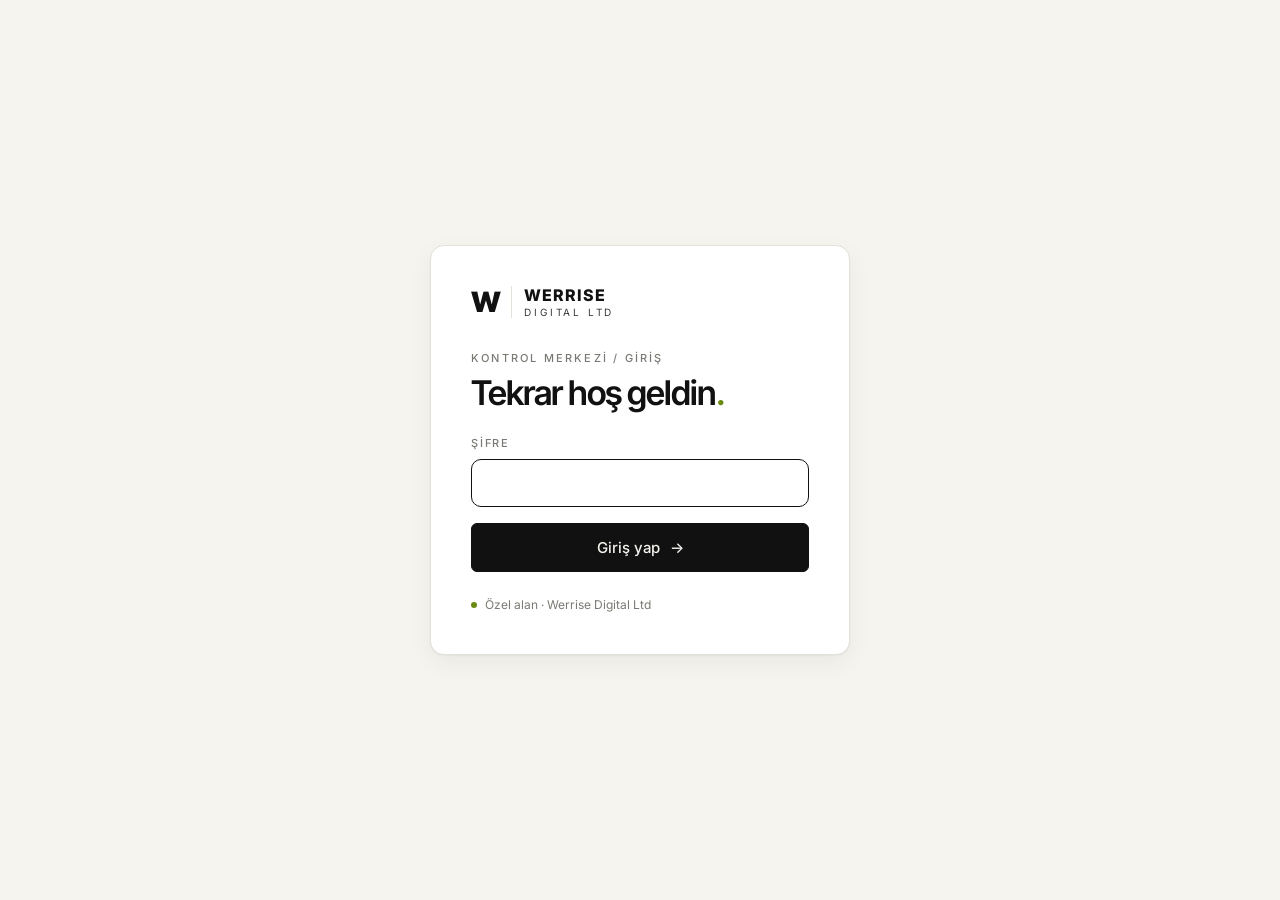
<file: admin/index.html>
<!doctype html>
<html lang="tr" class="locked">
<head>
<meta charset="utf-8">
<meta name="viewport" content="width=device-width,initial-scale=1">
<meta name="robots" content="noindex,nofollow">
<title>Werrise — Kontrol Merkezi</title>
<link rel="preconnect" href="https://fonts.googleapis.com">
<link href="https://fonts.googleapis.com/css2?family=Inter:wght@400;500;600;700&family=Inter+Tight:wght@500;600;700;900&family=JetBrains+Mono:wght@500&display=swap" rel="stylesheet">
<link rel="icon" href="favicon.svg" type="image/svg+xml">
<link rel="icon" href="favicon-32.png" type="image/png" sizes="32x32">
<link rel="apple-touch-icon" href="apple-touch-icon.png">
<meta name="theme-color" content="#e4f46b">
<link rel="stylesheet" href="admin.css">
</head>
<body>
<!-- Login -->
<div class="login" id="login">
  <form class="card" id="loginForm" autocomplete="off">
    <a href="https://wealwaysrise.com" class="brand" style="margin-bottom:32px">
      <span class="brand-mark">W</span><span class="brand-divider"></span>
      <span class="brand-name"><b>WERRISE</b><span>DIGITAL LTD</span></span>
    </a>
    <div class="eyebrow">Kontrol Merkezi / Giriş</div>
    <h1 style="font-size:34px;margin-bottom:24px">Tekrar hoş geldin<span class="dot">.</span></h1>
    <div class="field"><label for="pw">Şifre</label><input class="input" id="pw" type="password" autofocus required></div>
    <p class="login-error" id="loginError">Şifre hatalı. Tekrar dene.</p>
    <button class="btn btn-primary" style="width:100%;justify-content:center" type="submit">Giriş yap <span class="arrow">→</span></button>
    <p class="footnote">Özel alan · Werrise Digital Ltd</p>
  </form>
</div>

<div class="app" id="app">
  <aside class="sidebar" id="sidebar">
    <div class="side-top">
      <a href="https://wealwaysrise.com" class="brand">
        <span class="brand-mark">W</span><span class="brand-divider"></span>
        <span class="brand-name"><b>WERRISE</b><span>KONTROL MERKEZİ</span></span>
      </a>
      <button class="icon-btn collapse-btn" id="collapseBtn" aria-label="Menüyü daralt">‹</button>
    </div>
    <nav class="side-nav" id="sideNav"></nav>
    <div class="sidebar-foot">
      <div class="avatar">O</div>
      <div class="who"><strong>Oğuz</strong><small>Werrise · Kurucu</small></div>
      <button class="icon-btn lock-btn" id="logoutBtn" aria-label="Kilitle" title="Kilitle">
        <svg width="18" height="18" viewBox="0 0 24 24" fill="none" stroke="currentColor" stroke-width="1.7"><rect x="5" y="11" width="14" height="10" rx="2"/><path d="M8 11V7a4 4 0 018 0v4"/></svg>
      </button>
    </div>
  </aside>

  <div class="main">
    <div class="sticky-head">
    <header class="topbar">
      <button class="icon-btn menu-btn" id="menuBtn" aria-label="Menü"><svg width="20" height="20" viewBox="0 0 24 24" fill="none" stroke="currentColor" stroke-width="1.8"><path d="M4 7h16M4 12h16M4 17h16"/></svg></button>
      <div class="tb-title"><h2 id="tbTitle">Dashboard</h2><small id="tbSub">Genel bakış</small></div>
      <div class="topbar-actions">
        <span class="clock"><svg width="15" height="15" viewBox="0 0 24 24" fill="none" stroke="currentColor" stroke-width="1.8"><circle cx="12" cy="12" r="9"/><path d="M12 7v5l3 2"/></svg><b id="clock">--:--</b></span>
        <span class="week mono" id="isoWeek">----</span>
        <button class="icon-btn boxed" id="themeBtn" aria-label="Tema"><svg width="18" height="18" viewBox="0 0 24 24" fill="none" stroke="currentColor" stroke-width="1.6"><path d="M21 12.8A9 9 0 1111.2 3a7 7 0 009.8 9.8z"/></svg></button>
        <a class="icon-btn boxed" href="#ayarlar" aria-label="Ayarlar"><svg width="18" height="18" viewBox="0 0 24 24" fill="none" stroke="currentColor" stroke-width="1.6"><circle cx="12" cy="12" r="3"/><path d="M12 2v3M12 19v3M4.2 4.2l2.1 2.1M17.7 17.7l2.1 2.1M2 12h3M19 12h3M4.2 19.8l2.1-2.1M17.7 6.3l2.1-2.1"/></svg></a>
        <a class="icon-btn boxed bell" href="#bugun" aria-label="Bildirimler"><svg width="18" height="18" viewBox="0 0 24 24" fill="none" stroke="currentColor" stroke-width="1.6"><path d="M6 8a6 6 0 0112 0c0 7 3 9 3 9H3s3-2 3-9M10 21h4"/></svg><span class="badge" id="bellCount">0</span></a>
      </div>
    </header>

    <!-- ŞİMDİ bar -->
    <div class="nowbar" id="nowbar"></div>
    </div>

    <main class="content" id="view"></main>
  </div>
</div>
<div class="toast" id="toast"></div>

<script src="admin.js"></script>
<script src="private.js"></script>
<script>
// --- Login gate (PBKDF2-SHA256). Şifreyi değiştirmek için SALT + HASH yeniden üretilir. ---
const SALT='1b80a16a91c9dc3b10cd3bf06c7890c1', HASH='6d29826476d01e46fffd381ea538c243d9ed7816c248916680b409bb319d3af4', ITER=250000;
const KEY='wr-admin-auth';
const hex=b=>[...new Uint8Array(b)].map(x=>x.toString(16).padStart(2,'0')).join('');
const unhex=h=>new Uint8Array(h.match(/../g).map(x=>parseInt(x,16)));
async function derive(pw){const k=await crypto.subtle.importKey('raw',new TextEncoder().encode(pw),'PBKDF2',false,['deriveBits']);return hex(await crypto.subtle.deriveBits({name:'PBKDF2',salt:unhex(SALT),iterations:ITER,hash:'SHA-256'},k,256))}
const unlock=()=>document.documentElement.classList.remove('locked');
// Özel notlar: şifreden ayrı bir AES anahtarı türetilir; oturum boyunca sessionStorage'da tutulur.
const b64=s=>Uint8Array.from(atob(s),c=>c.charCodeAt(0));
async function privKey(pw){const P=window.WR_PRIV;const k=await crypto.subtle.importKey('raw',new TextEncoder().encode(pw),'PBKDF2',false,['deriveKey']);return crypto.subtle.deriveKey({name:'PBKDF2',salt:b64(P.salt),iterations:P.iter,hash:'SHA-256'},k,{name:'AES-GCM',length:256},true,['decrypt'])}
async function openPrivate(key,fromSession){try{const P=window.WR_PRIV;if(!P||!key)return;const pt=await crypto.subtle.decrypt({name:'AES-GCM',iv:b64(P.iv)},key,b64(P.ct));window.WR_setPrivate&&window.WR_setPrivate(JSON.parse(new TextDecoder().decode(pt)))}catch(e){console.warn('Özel notlar açılamadı');if(fromSession){try{sessionStorage.removeItem(KEY);sessionStorage.removeItem('wr-admin-pk')}catch(_){}const er=document.getElementById('loginError');er.textContent='Panel güncellendi — özel notları açmak için tekrar giriş yap.';er.classList.add('show');document.documentElement.classList.add('locked')}}}
try{if(sessionStorage.getItem(KEY)===HASH){unlock();const raw=sessionStorage.getItem('wr-admin-pk');if(raw)crypto.subtle.importKey('raw',b64(raw),'AES-GCM',false,['decrypt']).then(k=>openPrivate(k,true))}}catch(e){}
document.getElementById('loginForm').addEventListener('submit',async e=>{
  e.preventDefault();const btn=e.target.querySelector('button');btn.disabled=true;
  const ok=await derive(document.getElementById('pw').value)===HASH;btn.disabled=false;
  const er=document.getElementById('loginError');er.textContent='Şifre hatalı. Tekrar dene.';er.classList.toggle('show',!ok);
  if(ok){const pw=document.getElementById('pw').value;try{sessionStorage.setItem(KEY,HASH)}catch(e){}unlock();document.getElementById('pw').value='';
    if(window.WR_PRIV){const k=await privKey(pw);try{sessionStorage.setItem('wr-admin-pk',btoa(String.fromCharCode(...new Uint8Array(await crypto.subtle.exportKey('raw',k)))))}catch(e){}openPrivate(k)}}
});
document.getElementById('logoutBtn').onclick=()=>{try{sessionStorage.removeItem(KEY);sessionStorage.removeItem('wr-admin-pk')}catch(e){}if(window.WR_setPrivate)window.WR_setPrivate({notes:[],deals:[{id:9,value:0,note:''}]});document.documentElement.classList.add('locked')};
</script>
</body>
</html>
</file>
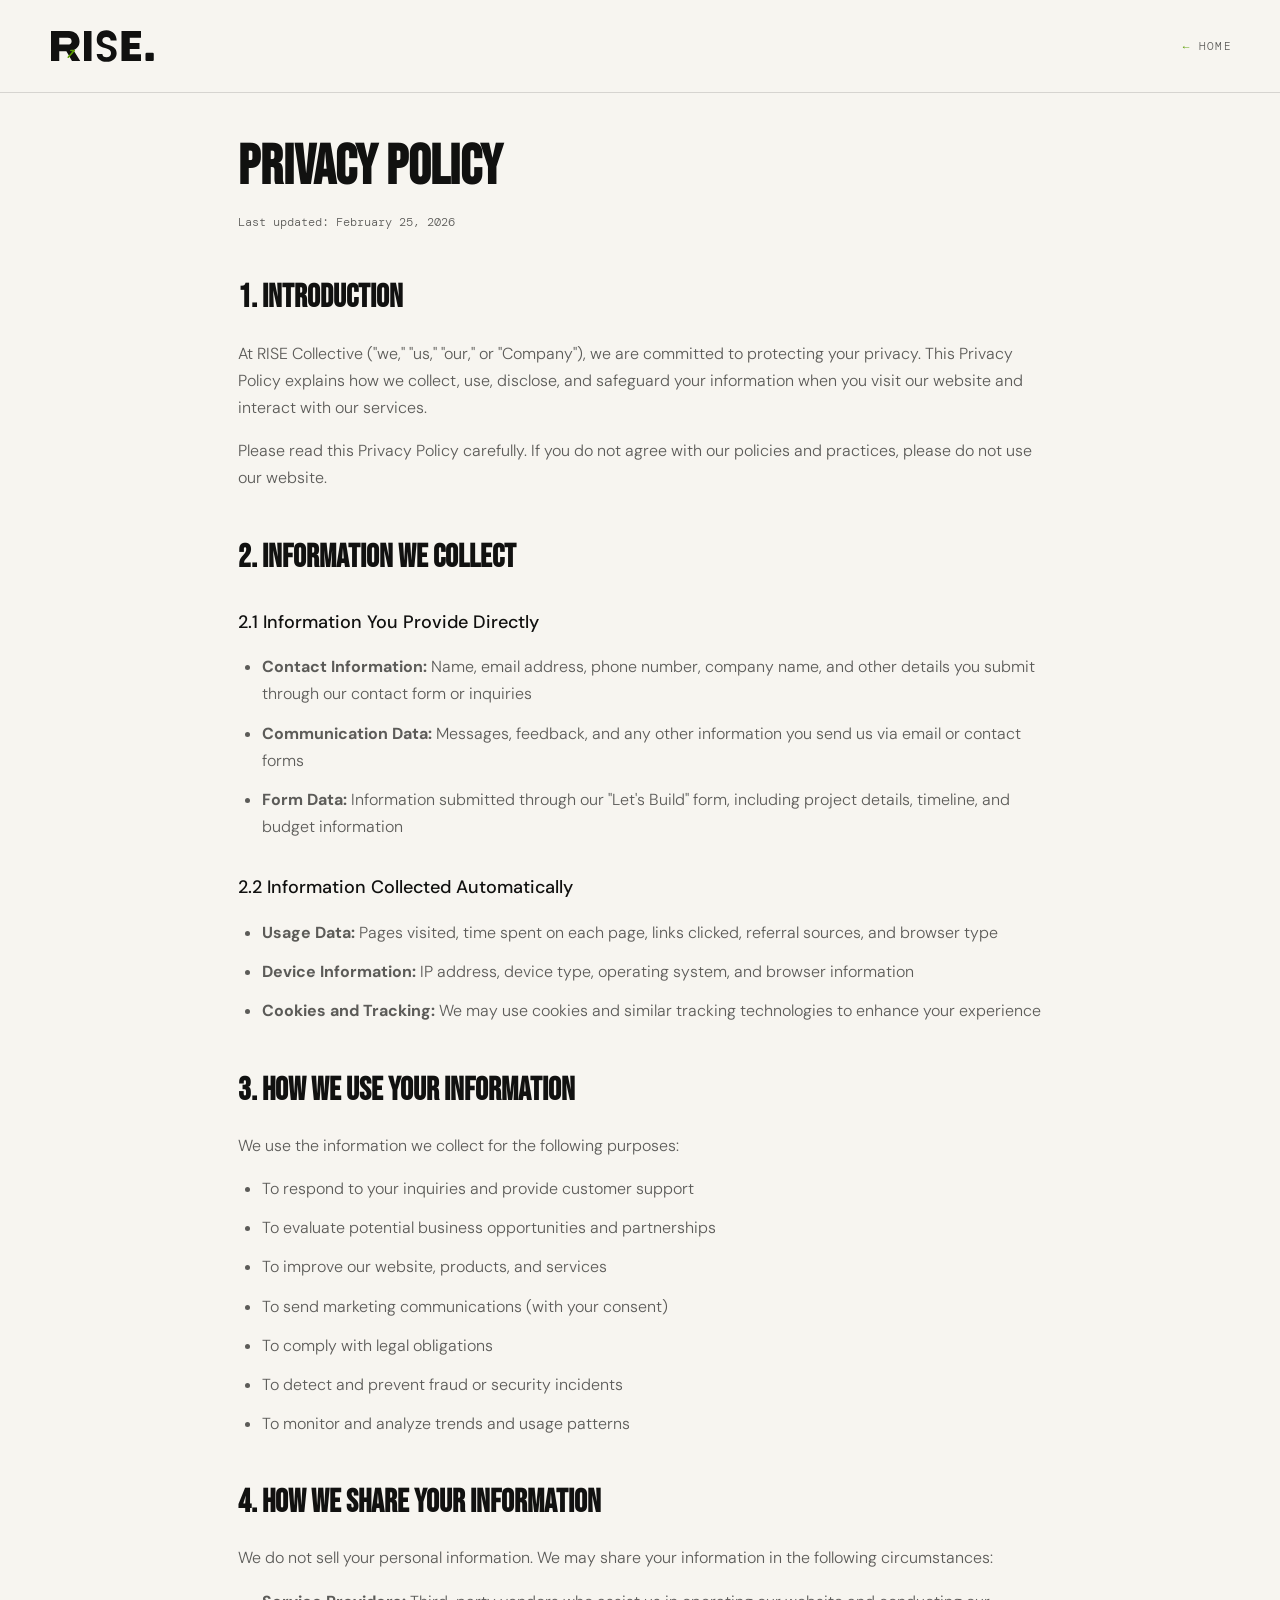
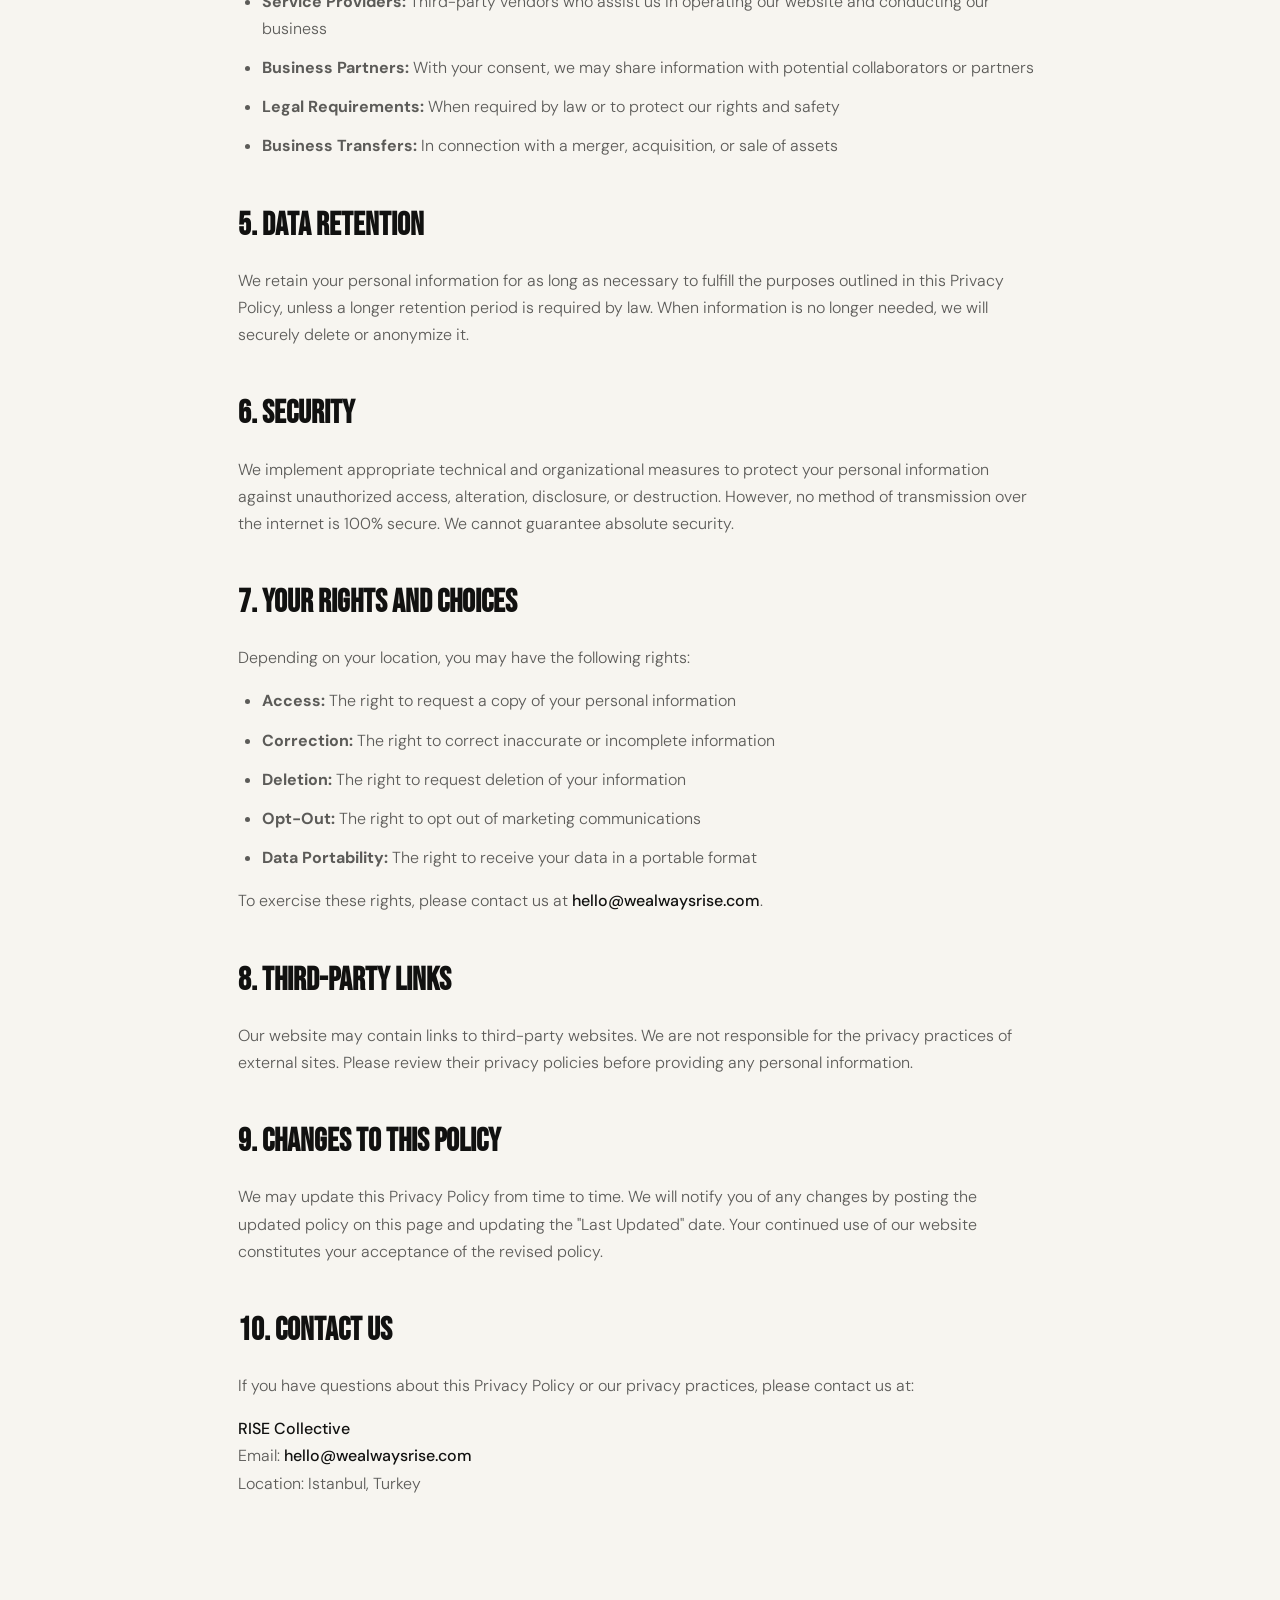
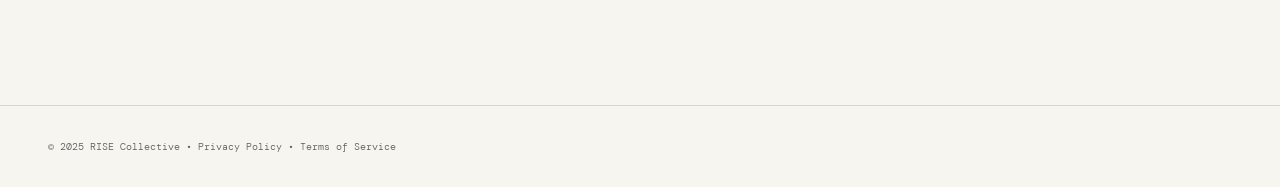
<file: privacy-policy.html>
<!DOCTYPE html>
<html lang="en">
<head>
<meta charset="UTF-8">
<meta name="viewport" content="width=device-width, initial-scale=1.0">
<title>Privacy Policy — RISE Collective</title>
<meta name="description" content="Privacy Policy for RISE Collective. Learn how we collect, use, and protect your personal information.">
<meta property="og:title" content="Privacy Policy — RISE Collective">
<meta property="og:url" content="https://digiroiio-lgtm.github.io/wealwaysrise/privacy-policy.html">
<meta property="og:type" content="website">
<link rel="canonical" href="https://digiroiio-lgtm.github.io/wealwaysrise/privacy-policy.html">
<link rel="icon" type="image/svg+xml" href="data:image/svg+xml,<svg xmlns=%22http://www.w3.org/2000/svg%22 viewBox=%220 0 100 100%22><text y=%22.9em%22 font-size=%2290%22>🚀</text></svg>">
<link rel="preconnect" href="https://fonts.googleapis.com">
<link rel="preconnect" href="https://fonts.gstatic.com" crossorigin>
<link href="https://fonts.googleapis.com/css2?family=Bebas+Neue&family=DM+Sans:ital,wght@0,300;0,400;0,500;1,300&family=DM+Mono:wght@400;500&display=swap" rel="stylesheet">
<style>
  *, *::before, *::after { box-sizing: border-box; margin: 0; padding: 0; }
  :root {
    --bg: #f7f5f0;
    --ink: #111110;
    --accent: #5a9e00;
    --muted: rgba(17,17,16,0.68);
    --border: rgba(17,17,16,0.14);
  }
  html { scroll-behavior: smooth; }
  body { background: var(--bg); color: var(--ink); font-family: 'DM Sans', sans-serif; font-weight: 300; line-height: 1.7; }
  
  nav { position: fixed; top: 0; left: 0; right: 0; z-index: 100; display: flex; align-items: center; justify-content: space-between; padding: 28px 48px; background: rgba(247,245,240,0.96); backdrop-filter: blur(12px); border-bottom: 1px solid var(--border); }
  .nav-logo { display: inline-flex; align-items: center; text-decoration: none; color: var(--ink); }
  .nav-back { font-family: 'DM Mono', monospace; font-size: 11px; letter-spacing: 0.12em; text-transform: uppercase; color: var(--muted); text-decoration: none; display: flex; align-items: center; gap: 8px; transition: color 0.2s; }
  .nav-back::before { content: '←'; color: var(--accent); }
  .nav-back:hover { color: var(--ink); }
  
  .container { max-width: 900px; margin: 0 auto; padding: 140px 48px 80px; }
  
  h1 { font-family: 'Bebas Neue', sans-serif; font-size: 56px; line-height: 1; margin-bottom: 16px; }
  h2 { font-family: 'Bebas Neue', sans-serif; font-size: 32px; line-height: 1.1; margin-top: 48px; margin-bottom: 24px; }
  h3 { font-family: 'DM Sans', sans-serif; font-size: 18px; font-weight: 500; margin-top: 32px; margin-bottom: 16px; }
  
  .last-updated { font-family: 'DM Mono', monospace; font-size: 12px; color: var(--muted); margin-bottom: 40px; }
  
  p { margin-bottom: 16px; color: var(--muted); }
  p strong { color: var(--ink); font-weight: 500; }
  
  ul, ol { margin-left: 24px; margin-bottom: 16px; }
  li { margin-bottom: 12px; color: var(--muted); }
  
  .section { margin-bottom: 48px; }
  
  footer { border-top: 1px solid var(--border); padding: 32px 48px; display: flex; align-items: center; justify-content: space-between; margin-top: 80px; }
  .footer-copy { font-family: 'DM Mono', monospace; font-size: 10px; color: var(--muted); }
  
  @media (max-width: 768px) {
    nav { padding: 24px; }
    .container { padding: 120px 24px 60px; }
    h1 { font-size: 40px; }
    h2 { font-size: 24px; }
    footer { flex-direction: column; gap: 12px; text-align: center; padding: 24px; }
  }
</style>
</head>
<body>

<nav>
  <a href="index.html" class="nav-logo"><svg xmlns="http://www.w3.org/2000/svg" viewBox="0 0 180 48" fill="none" height="36" style="display:block;vertical-align:middle">
    <path d="M4 44 L4 4 L28 4 C36 4 42 9.5 42 18 C42 23.5 39 27.5 34 29.5 L43 44 L32 44 L24.5 31 L15 31 L15 44 Z M15 13 L15 22 L26.5 22 C29.5 22 31.5 20.5 31.5 17.5 C31.5 14.5 29.5 13 26.5 13 Z" fill="currentColor"/>
    <path d="M27 39 L35 30 L30.5 30" stroke="#5a9e00" stroke-width="2.2" stroke-linecap="round" stroke-linejoin="round" fill="none"/>
    <rect x="48" y="4" width="10" height="40" fill="currentColor"/>
    <path d="M65 34.5 C65 39.5 69 45 78 45 C87 45 91.5 39.5 91.5 33.5 C91.5 27.5 87.5 24.5 80.5 22.5 C74.5 20.8 72.5 19 72.5 16.5 C72.5 14 74.5 12 78 12 C81.5 12 83.5 14 83.5 16.5 L91.5 16.5 C91.5 10 87 3 78 3 C69 3 65 8.5 65 15.5 C65 21.5 68.5 24.5 76 26.5 C82 28.2 84 30 84 33.5 C84 37 81.5 39 78 39 C74.5 39 72.5 37 72.5 34.5 Z" fill="currentColor"/>
    <path d="M98 4 L98 44 L124 44 L124 35 L109 35 L109 28 L122 28 L122 20 L109 20 L109 13 L124 13 L124 4 Z" fill="currentColor"/>
    <rect x="130" y="33" width="11" height="11" rx="1.5" fill="currentColor"/>
  </svg></a>
  <a href="index.html" class="nav-back">Home</a>
</nav>

<div class="container">
  <h1>Privacy Policy</h1>
  <p class="last-updated">Last updated: February 25, 2026</p>

  <div class="section">
    <h2>1. Introduction</h2>
    <p>At RISE Collective ("we," "us," "our," or "Company"), we are committed to protecting your privacy. This Privacy Policy explains how we collect, use, disclose, and safeguard your information when you visit our website and interact with our services.</p>
    <p>Please read this Privacy Policy carefully. If you do not agree with our policies and practices, please do not use our website.</p>
  </div>

  <div class="section">
    <h2>2. Information We Collect</h2>
    <h3>2.1 Information You Provide Directly</h3>
    <ul>
      <li><strong>Contact Information:</strong> Name, email address, phone number, company name, and other details you submit through our contact form or inquiries</li>
      <li><strong>Communication Data:</strong> Messages, feedback, and any other information you send us via email or contact forms</li>
      <li><strong>Form Data:</strong> Information submitted through our "Let's Build" form, including project details, timeline, and budget information</li>
    </ul>
    
    <h3>2.2 Information Collected Automatically</h3>
    <ul>
      <li><strong>Usage Data:</strong> Pages visited, time spent on each page, links clicked, referral sources, and browser type</li>
      <li><strong>Device Information:</strong> IP address, device type, operating system, and browser information</li>
      <li><strong>Cookies and Tracking:</strong> We may use cookies and similar tracking technologies to enhance your experience</li>
    </ul>
  </div>

  <div class="section">
    <h2>3. How We Use Your Information</h2>
    <p>We use the information we collect for the following purposes:</p>
    <ul>
      <li>To respond to your inquiries and provide customer support</li>
      <li>To evaluate potential business opportunities and partnerships</li>
      <li>To improve our website, products, and services</li>
      <li>To send marketing communications (with your consent)</li>
      <li>To comply with legal obligations</li>
      <li>To detect and prevent fraud or security incidents</li>
      <li>To monitor and analyze trends and usage patterns</li>
    </ul>
  </div>

  <div class="section">
    <h2>4. How We Share Your Information</h2>
    <p>We do not sell your personal information. We may share your information in the following circumstances:</p>
    <ul>
      <li><strong>Service Providers:</strong> Third-party vendors who assist us in operating our website and conducting our business</li>
      <li><strong>Business Partners:</strong> With your consent, we may share information with potential collaborators or partners</li>
      <li><strong>Legal Requirements:</strong> When required by law or to protect our rights and safety</li>
      <li><strong>Business Transfers:</strong> In connection with a merger, acquisition, or sale of assets</li>
    </ul>
  </div>

  <div class="section">
    <h2>5. Data Retention</h2>
    <p>We retain your personal information for as long as necessary to fulfill the purposes outlined in this Privacy Policy, unless a longer retention period is required by law. When information is no longer needed, we will securely delete or anonymize it.</p>
  </div>

  <div class="section">
    <h2>6. Security</h2>
    <p>We implement appropriate technical and organizational measures to protect your personal information against unauthorized access, alteration, disclosure, or destruction. However, no method of transmission over the internet is 100% secure. We cannot guarantee absolute security.</p>
  </div>

  <div class="section">
    <h2>7. Your Rights and Choices</h2>
    <p>Depending on your location, you may have the following rights:</p>
    <ul>
      <li><strong>Access:</strong> The right to request a copy of your personal information</li>
      <li><strong>Correction:</strong> The right to correct inaccurate or incomplete information</li>
      <li><strong>Deletion:</strong> The right to request deletion of your information</li>
      <li><strong>Opt-Out:</strong> The right to opt out of marketing communications</li>
      <li><strong>Data Portability:</strong> The right to receive your data in a portable format</li>
    </ul>
    <p>To exercise these rights, please contact us at <strong>hello@wealwaysrise.com</strong>.</p>
  </div>

  <div class="section">
    <h2>8. Third-Party Links</h2>
    <p>Our website may contain links to third-party websites. We are not responsible for the privacy practices of external sites. Please review their privacy policies before providing any personal information.</p>
  </div>

  <div class="section">
    <h2>9. Changes to This Policy</h2>
    <p>We may update this Privacy Policy from time to time. We will notify you of any changes by posting the updated policy on this page and updating the "Last Updated" date. Your continued use of our website constitutes your acceptance of the revised policy.</p>
  </div>

  <div class="section">
    <h2>10. Contact Us</h2>
    <p>If you have questions about this Privacy Policy or our privacy practices, please contact us at:</p>
    <p>
      <strong>RISE Collective</strong><br>
      Email: <strong>hello@wealwaysrise.com</strong><br>
      Location: Istanbul, Turkey
    </p>
  </div>
</div>

<footer>
  <div class="footer-copy">© 2025 RISE Collective • <a href="privacy-policy.html" style="color: var(--muted); text-decoration: none;">Privacy Policy</a> • <a href="terms-of-service.html" style="color: var(--muted); text-decoration: none;">Terms of Service</a></div>
</footer>

</body>
</html>
</file>
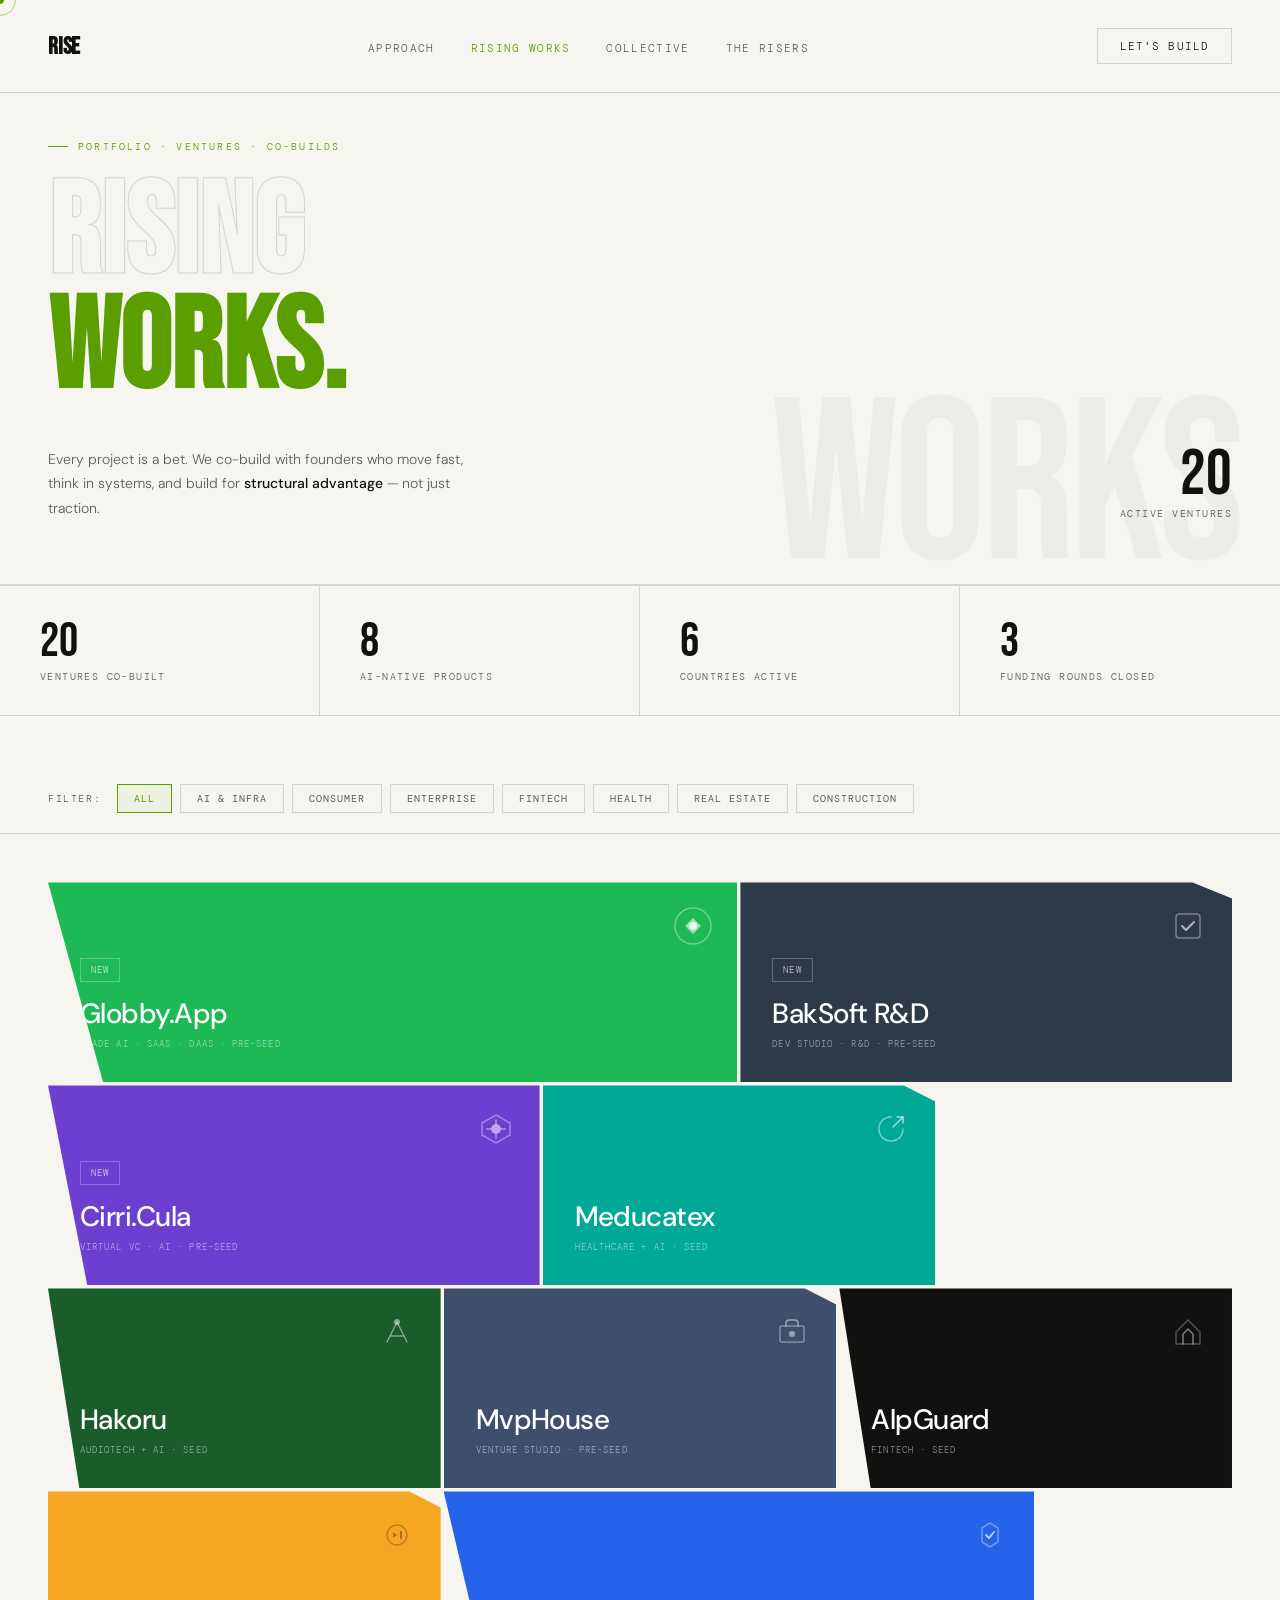
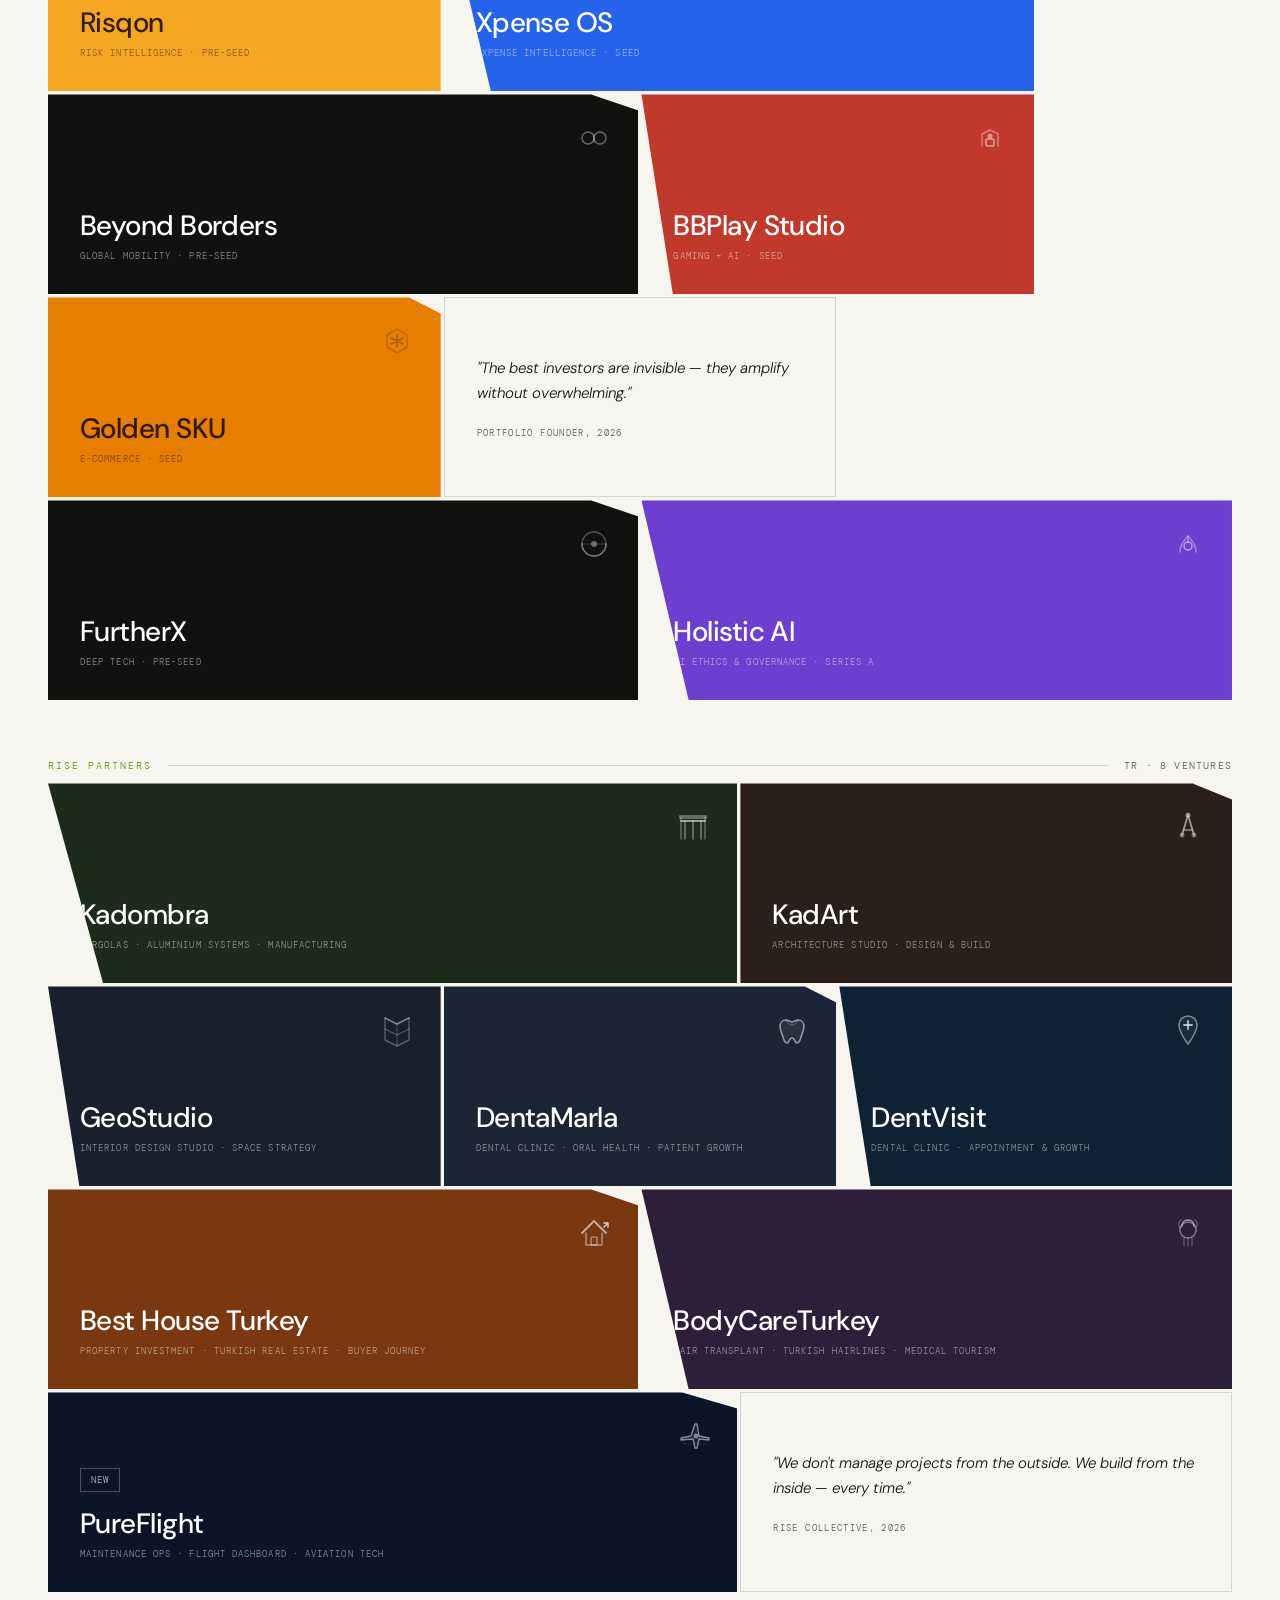
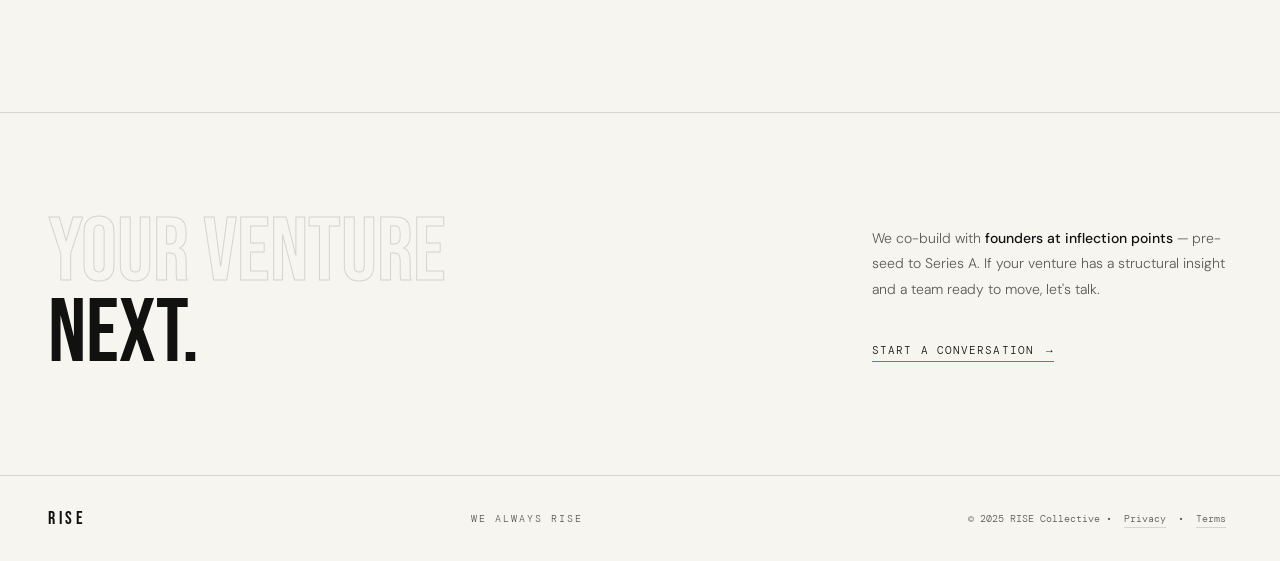
<file: rise-works.html>
<!DOCTYPE html>
<html lang="en">
<head>
<meta charset="UTF-8">
<meta name="viewport" content="width=device-width, initial-scale=1.0">
<title>Rising Works — RISE Collective</title>
<meta name="description" content="Explore our portfolio of AI-native ventures, product builds, and strategic implementations across multiple industries.">
<meta name="keywords" content="portfolio, case studies, AI, venture, product">
<meta property="og:title" content="Rising Works — RISE Collective">
<meta property="og:description" content="Explore our portfolio of AI-native ventures, product builds, and strategic implementations.">
<meta property="og:url" content="https://digiroiio-lgtm.github.io/wealwaysrise/rise-works.html">
<meta property="og:type" content="website">
<meta property="og:image" content="https://digiroiio-lgtm.github.io/wealwaysrise/og-image.jpg">
<meta name="twitter:card" content="summary_large_image">
<meta name="twitter:title" content="Rising Works — RISE Collective">
<meta name="twitter:description" content="Explore our portfolio of AI-native ventures and strategic implementations.">
<meta name="twitter:image" content="https://digiroiio-lgtm.github.io/wealwaysrise/og-image.jpg">
<link rel="canonical" href="https://digiroiio-lgtm.github.io/wealwaysrise/rise-works.html">
<link rel="icon" type="image/svg+xml" href="data:image/svg+xml,<svg xmlns=%22http://www.w3.org/2000/svg%22 viewBox=%220 0 100 100%22><text y=%22.9em%22 font-size=%2290%22>🚀</text></svg>">
<link rel="preconnect" href="https://fonts.googleapis.com">
<link rel="preconnect" href="https://fonts.gstatic.com" crossorigin>
<link href="https://fonts.googleapis.com/css2?family=Bebas+Neue&family=DM+Sans:ital,wght@0,300;0,400;0,500;1,300&family=DM+Mono:wght@400;500&display=swap" rel="stylesheet">
<style>
  *, *::before, *::after { box-sizing: border-box; margin: 0; padding: 0; }
  :root {
    --bg: #f7f5f0;
    --ink: #111110;
    --accent: #5a9e00;
    --muted: rgba(17,17,16,0.68);
    --border: rgba(17,17,16,0.14);
  }
  html { scroll-behavior: smooth; }
  body { background: var(--bg); color: var(--ink); font-family: 'DM Sans', sans-serif; font-weight: 300; overflow-x: hidden; cursor: none; }

  /* CURSOR */
  .cursor { position: fixed; width: 8px; height: 8px; background: var(--accent); border-radius: 50%; pointer-events: none; z-index: 9999; transform: translate(-50%,-50%); transition: transform 0.15s ease; }
  .cursor-ring { position: fixed; width: 32px; height: 32px; border: 1px solid rgba(90,158,0,0.45); border-radius: 50%; pointer-events: none; z-index: 9998; transform: translate(-50%,-50%); transition: opacity 0.2s; }

  /* NAV */
  nav { position: fixed; top: 0; left: 0; right: 0; z-index: 100; display: flex; align-items: center; justify-content: space-between; padding: 28px 48px; background: rgba(247,245,240,0.96); backdrop-filter: blur(12px); border-bottom: 1px solid var(--border); }
  .nav-logo { display: inline-flex; align-items: center; text-decoration: none; color: var(--ink, #111110); }
  .nav-links { display: flex; gap: 36px; list-style: none; }
  .nav-links a { font-family: 'DM Mono', monospace; font-size: 11px; letter-spacing: 0.12em; text-transform: uppercase; color: var(--muted); text-decoration: none; transition: color 0.2s; }
  .nav-links a:hover { color: var(--ink); }
  .nav-links a.active { color: var(--accent); }
  .nav-cta { font-family: 'DM Mono', monospace; font-size: 11px; letter-spacing: 0.1em; text-transform: uppercase; background: transparent; border: 1px solid var(--border); color: var(--ink); padding: 10px 22px; cursor: none; text-decoration: none; transition: all 0.2s; }
  .nav-cta:hover { background: var(--accent); border-color: var(--accent); color: #fff; }

  /* HERO */
  .page-hero { padding: 140px 48px 64px; border-bottom: 1px solid var(--border); position: relative; overflow: hidden; }
  .hero-bg { position: absolute; right: 40px; bottom: -20px; font-family: 'Bebas Neue', sans-serif; font-size: clamp(120px, 18vw, 260px); line-height: 1; color: rgba(17,17,16,0.04); pointer-events: none; user-select: none; letter-spacing: -0.02em; }
  .eyebrow { font-family: 'DM Mono', monospace; font-size: 10px; letter-spacing: 0.22em; text-transform: uppercase; color: var(--accent); margin-bottom: 24px; display: flex; align-items: center; gap: 10px; opacity: 0; animation: fadeUp 0.7s 0.1s forwards; }
  .eyebrow::before { content: ''; width: 20px; height: 1px; background: var(--accent); }
  .page-hero h1 { font-family: 'Bebas Neue', sans-serif; font-size: clamp(64px, 10vw, 130px); line-height: 0.9; opacity: 0; animation: fadeUp 0.8s 0.25s forwards; }
  .page-hero h1 .outline { -webkit-text-stroke: 1px rgba(17,17,16,0.15); color: transparent; }
  .page-hero h1 .accent { color: var(--accent); }
  .hero-meta { display: flex; align-items: flex-end; justify-content: space-between; margin-top: 36px; opacity: 0; animation: fadeUp 0.7s 0.4s forwards; }
  .hero-desc { max-width: 420px; font-size: 14px; line-height: 1.75; color: var(--muted); }
  .hero-desc strong { color: var(--ink); font-weight: 500; }
  .hero-stat { text-align: right; }
  .hero-stat .num { font-family: 'Bebas Neue', sans-serif; font-size: 64px; line-height: 1; color: var(--ink); }
  .hero-stat .label { font-family: 'DM Mono', monospace; font-size: 10px; letter-spacing: 0.15em; text-transform: uppercase; color: var(--muted); }

  /* FILTER BAR */
  .filter-bar { padding: 20px 48px; border-bottom: 1px solid var(--border); display: flex; align-items: center; gap: 8px; position: sticky; top: 81px; background: rgba(247,245,240,0.98); backdrop-filter: blur(12px); z-index: 50; }
  .filter-label { font-family: 'DM Mono', monospace; font-size: 10px; letter-spacing: 0.16em; text-transform: uppercase; color: var(--muted); margin-right: 8px; }
  .filter-btn { font-family: 'DM Mono', monospace; font-size: 10px; letter-spacing: 0.1em; text-transform: uppercase; padding: 7px 16px; border: 1px solid var(--border); color: var(--muted); background: transparent; cursor: none; transition: all 0.2s; }
  .filter-btn:hover, .filter-btn.active { border-color: var(--accent); color: var(--accent); background: rgba(90,158,0,0.06); }

  /* GRID */
  .works-section { padding: 48px 48px 120px; }
  .mosaic { display: grid; grid-template-columns: repeat(12, 1fr); gap: 3px; }

  /* CARD BASE */
  .work-card {
    position: relative;
    overflow: hidden;
    cursor: none;
    transition: transform 0.35s ease, box-shadow 0.35s ease;
    clip-path: polygon(0 0, 100% 0, 100% 100%, 8% 100%);
  }
  .work-card:nth-child(even) {
    clip-path: polygon(0 0, 92% 0, 100% 8%, 100% 100%, 0 100%);
  }
  .work-card:hover { transform: scale(1.015); z-index: 2; box-shadow: 0 16px 48px rgba(17,17,16,0.15); }

  .card-inner { padding: 32px; height: 100%; display: flex; flex-direction: column; justify-content: flex-end; min-height: 200px; position: relative; }

  /* CARD SIZES in mosaic */
  .c-wide  { grid-column: span 7; }
  .c-med   { grid-column: span 5; }
  .c-third { grid-column: span 4; }
  .c-half  { grid-column: span 6; }
  .c-tall  { grid-column: span 5; min-height: 280px; }
  .c-sq    { grid-column: span 4; }

  /* COLOR THEMES */
  .t-green  { background: #1db954; }
  .t-navy   { background: #2d3a4a; }
  .t-violet { background: #6c3fd1; }
  .t-teal   { background: #00a896; }
  .t-black  { background: #111110; }
  .t-gold   { background: #f5a623; }
  .t-red    { background: #c0392b; }
  .t-blue   { background: #2563eb; }
  .t-slate  { background: #3d4f6b; }
  .t-rose   { background: #c2185b; }
  .t-amber  { background: #e67e00; }
  .t-dark-green { background: #1a5c2a; }

  .work-card .badge {
    display: inline-flex;
    font-family: 'DM Mono', monospace;
    font-size: 9px;
    letter-spacing: 0.12em;
    text-transform: uppercase;
    padding: 5px 10px;
    border: 1px solid rgba(255,255,255,0.25);
    color: rgba(255,255,255,0.7);
    margin-bottom: 16px;
    width: fit-content;
  }
  .work-card h3 { font-family: 'DM Sans', sans-serif; font-size: clamp(18px, 2.5vw, 28px); font-weight: 500; color: #fff; line-height: 1.15; letter-spacing: -0.02em; margin-bottom: 8px; }
  .work-card .tags { font-family: 'DM Mono', monospace; font-size: 9px; letter-spacing: 0.12em; text-transform: uppercase; color: rgba(255,255,255,0.5); }

  /* LOGO MARK inside card */
  .card-logo { position: absolute; top: 24px; right: 24px; width: 40px; height: 40px; opacity: 0.9; }

  /* QUOTE CARD */
  .quote-card { grid-column: span 4; background: transparent; border: 1px solid var(--border); padding: 32px; display: flex; flex-direction: column; justify-content: center; clip-path: none; }
  .quote-card:hover { transform: none; box-shadow: none; }
  .quote-text { font-family: 'DM Sans', sans-serif; font-size: 15px; font-style: italic; line-height: 1.7; color: var(--ink); margin-bottom: 20px; }
  .quote-source { font-family: 'DM Mono', monospace; font-size: 9px; letter-spacing: 0.15em; text-transform: uppercase; color: var(--muted); }

  /* STATS ROW */
  .stats-row { display: grid; grid-template-columns: repeat(4, 1fr); gap: 0; border-top: 1px solid var(--border); border-bottom: 1px solid var(--border); margin: 0 0 48px; }
  .stat-item { padding: 32px 40px; border-right: 1px solid var(--border); }
  .stat-item:last-child { border-right: none; }
  .stat-num { font-family: 'Bebas Neue', sans-serif; font-size: 48px; line-height: 1; color: var(--ink); }
  .stat-label { font-family: 'DM Mono', monospace; font-size: 10px; letter-spacing: 0.14em; text-transform: uppercase; color: var(--muted); margin-top: 4px; }

  /* CTA */
  .works-cta { padding: 100px 48px; border-top: 1px solid var(--border); display: flex; align-items: center; justify-content: space-between; gap: 48px; }
  .cta-headline { font-family: 'Bebas Neue', sans-serif; font-size: clamp(48px, 7vw, 96px); line-height: 0.9; }
  .cta-headline .dim { -webkit-text-stroke: 1px rgba(17,17,16,0.15); color: transparent; display: block; }
  .cta-right { max-width: 360px; }
  .cta-right p { font-size: 14px; line-height: 1.8; color: var(--muted); margin-bottom: 36px; }
  .cta-right p strong { color: var(--ink); font-weight: 500; }
  .cta-link { display: inline-flex; align-items: center; gap: 12px; font-family: 'DM Mono', monospace; font-size: 11px; letter-spacing: 0.1em; text-transform: uppercase; color: var(--ink); text-decoration: none; border-bottom: 1px solid var(--accent); padding-bottom: 4px; transition: color 0.2s, gap 0.2s; }
  .cta-link:hover { color: var(--accent); gap: 20px; }
  .cta-link::after { content: '→'; }

  footer { border-top: 1px solid var(--border); padding: 32px 48px; display: flex; align-items: center; justify-content: space-between; }
  .footer-logo { font-family: 'Bebas Neue', sans-serif; font-size: 18px; letter-spacing: 0.2em; }
  .footer-slogan { font-family: 'DM Mono', monospace; font-size: 10px; letter-spacing: 0.2em; text-transform: uppercase; color: var(--muted); }
  .footer-copy { font-family: 'DM Mono', monospace; font-size: 10px; color: var(--muted); }

  @keyframes fadeUp { from { opacity: 0; transform: translateY(20px); } to { opacity: 1; transform: translateY(0); } }


  /* ── HAMBURGER ─────────────────────────────── */
  .hamburger { display: none; flex-direction: column; gap: 5px; cursor: pointer; padding: 4px; background: none; border: none; z-index: 200; }
  .hamburger span { display: block; width: 22px; height: 1.5px; background: var(--ink, #111110); transition: all 0.3s ease; }
  .hamburger.open span:nth-child(1) { transform: translateY(6.5px) rotate(45deg); }
  .hamburger.open span:nth-child(2) { opacity: 0; }
  .hamburger.open span:nth-child(3) { transform: translateY(-6.5px) rotate(-45deg); }
  .mobile-nav {
    display: none;
    position: fixed; top: 0; left: 0; right: 0; bottom: 0;
    background: var(--bg, #f7f5f0);
    z-index: 150;
    flex-direction: column;
    align-items: center;
    justify-content: center;
    gap: 0;
  }
  .mobile-nav.open { display: flex; }
  .mobile-nav a {
    font-family: 'Bebas Neue', sans-serif;
    font-size: clamp(40px, 10vw, 64px);
    letter-spacing: 0.05em;
    color: var(--ink, #111110);
    text-decoration: none;
    padding: 16px 32px;
    border-bottom: 1px solid var(--border, rgba(17,17,16,0.12));
    width: 100%;
    text-align: center;
    transition: color 0.2s;
  }
  .mobile-nav a:last-child { border-bottom: none; }
  .mobile-nav a:hover, .mobile-nav a.active { color: var(--accent, #5a9e00); }
  .mobile-nav-cta {
    margin-top: 32px;
    font-family: 'DM Mono', monospace !important;
    font-size: 12px !important;
    letter-spacing: 0.1em !important;
    border: 1px solid var(--border, rgba(17,17,16,0.14)) !important;
    padding: 14px 32px !important;
  }
  /* touch: disable custom cursor */
  @media (hover: none), (pointer: coarse) {
    .cursor, .cursor-ring { display: none !important; }
    body { cursor: auto !important; }
    a, button, .chip, .filter-btn, .nav-cta, .process-item, .member-card, .work-card { cursor: pointer !important; }
  }
  @media (max-width: 768px) {
    .hamburger { display: flex; }
  }
  @media (max-width: 1024px) {
    .c-wide, .c-med, .c-tall { grid-column: span 6; }
    .c-third, .c-sq { grid-column: span 6; }
    .c-half { grid-column: span 6; }
    .quote-card { grid-column: span 6; }
    .stats-row { grid-template-columns: repeat(2,1fr); }
  }
  @media (max-width: 768px) {
    nav { padding: 20px 24px; }
    .nav-links { display: none; }
    .page-hero, .works-section, .works-cta { padding-left: 24px; padding-right: 24px; }
    .filter-bar { padding: 16px 24px; flex-wrap: wrap; }
    .mosaic { grid-template-columns: 1fr; gap: 3px; }
    .c-wide, .c-med, .c-tall, .c-third, .c-sq, .c-half, .quote-card { grid-column: span 1; }
    .works-cta { flex-direction: column; }
    .stats-row { grid-template-columns: repeat(2,1fr); }
    footer { padding: 24px; flex-direction: column; gap: 12px; text-align: center; }
    .hero-stat .num { font-size: 48px; }
    .stat-num { font-size: 36px; }
    .works-cta { padding: 64px 24px; flex-direction: column; gap: 32px; }
    .cta-headline { font-size: clamp(40px, 10vw, 72px); }
    .card-inner { padding: 20px 18px; }
    .card-inner h3 { font-size: 16px; }
    .filter-bar { top: 69px; gap: 6px; }
  }
</style>
</head>
<body>

<div class="cursor" id="cursor"></div>
<div class="cursor-ring" id="cursorRing"></div>

<nav>
  <a href="index.html" class="nav-logo" style="font-family: 'Bebas Neue', sans-serif; font-size: 24px; font-weight: 900; letter-spacing: -0.01em; text-decoration: none; color: currentColor;">RISE</a>
  <ul class="nav-links">
    <li><a href="rise-landing.html#approach">Approach</a></li>
    <li><a href="rise-works.html" class="active">Rising Works</a></li>
    <li><a href="rise-landing.html#collective">Collective</a></li>
    <li><a href="rise-risers.html">The Risers</a></li>
  </ul>
  <a href="rise-form.html" class="nav-cta">Let's build</a>
  <button class="hamburger" id="hamburger" aria-label="Menu">
    <span></span><span></span><span></span>
  </button>
</nav>
<div class="mobile-nav" id="mobileNav">
  <a href="rise-landing.html#approach">Approach</a>
  <a href="rise-works.html" class="active">Rising Works</a>
  <a href="rise-landing.html#collective">Collective</a>
  <a href="rise-risers.html">The Risers</a>
  <a href="rise-form.html" class="mobile-nav-cta">Let's build →</a>
</div>

<!-- HERO -->
<section class="page-hero">
  <div class="hero-bg">WORKS</div>
  <div class="eyebrow">Portfolio · Ventures · Co-Builds</div>
  <h1>
    <span class="outline">Rising</span><br>
    <span class="accent">Works.</span>
  </h1>
  <div class="hero-meta">
    <p class="hero-desc">
      Every project is a bet. We co-build with founders who move fast, think in systems, and build for <strong>structural advantage</strong> — not just traction.
    </p>
    <div class="hero-stat">
      <div class="num">20</div>
      <div class="label">Active ventures</div>
    </div>
  </div>
</section>

<!-- STATS -->
<div class="stats-row">
  <div class="stat-item"><div class="stat-num">20</div><div class="stat-label">Ventures co-built</div></div>
  <div class="stat-item"><div class="stat-num">8</div><div class="stat-label">AI-native products</div></div>
  <div class="stat-item"><div class="stat-num">6</div><div class="stat-label">Countries active</div></div>
  <div class="stat-item"><div class="stat-num">3</div><div class="stat-label">Funding rounds closed</div></div>
</div>

<!-- FILTER -->
<div class="filter-bar">
  <span class="filter-label">Filter:</span>
  <button class="filter-btn active" data-filter="all">All</button>
  <button class="filter-btn" data-filter="ai">AI & Infra</button>
  <button class="filter-btn" data-filter="consumer">Consumer</button>
  <button class="filter-btn" data-filter="enterprise">Enterprise</button>
  <button class="filter-btn" data-filter="fintech">Fintech</button>
  <button class="filter-btn" data-filter="health">Health</button>
  <button class="filter-btn" data-filter="real-estate">Real Estate</button>
  <button class="filter-btn" data-filter="construction">Construction</button>
</div>

<!-- MOSAIC GRID -->
<section class="works-section">
  <div class="mosaic" id="mosaicGrid">

    <!-- ROW 1 -->
    <div class="work-card c-wide t-green" data-tags="ai consumer">
      <svg class="card-logo" viewBox="0 0 40 40" fill="none" xmlns="http://www.w3.org/2000/svg">
        <circle cx="20" cy="20" r="18" stroke="rgba(255,255,255,0.4)" stroke-width="1.5"/>
        <path d="M12 20 L20 12 L28 20 L20 28 Z" fill="rgba(255,255,255,0.6)"/>
        <circle cx="20" cy="20" r="4" fill="white"/>
      </svg>
      <div class="card-inner">
        <div class="badge">NEW</div>
        <h3>Globby.App</h3>
        <div class="tags">Trade AI · SaaS · DaaS · Pre-Seed</div>
      </div>
    </div>

    <div class="work-card c-med t-navy" data-tags="ai enterprise">
      <svg class="card-logo" viewBox="0 0 40 40" fill="none" xmlns="http://www.w3.org/2000/svg">
        <rect x="8" y="8" width="24" height="24" rx="3" stroke="rgba(255,255,255,0.4)" stroke-width="1.5"/>
        <path d="M14 20 L18 24 L26 16" stroke="rgba(255,255,255,0.7)" stroke-width="2" stroke-linecap="round" stroke-linejoin="round"/>
      </svg>
      <div class="card-inner">
        <div class="badge">NEW</div>
        <h3>BakSoft R&D</h3>
        <div class="tags">Dev Studio · R&D · Pre-Seed</div>
      </div>
    </div>

    <!-- ROW 2 -->
    <div class="work-card c-med t-violet" data-tags="ai fintech">
      <svg class="card-logo" viewBox="0 0 40 40" fill="none" xmlns="http://www.w3.org/2000/svg">
        <path d="M20 6 L34 14 L34 26 L20 34 L6 26 L6 14 Z" stroke="rgba(255,255,255,0.4)" stroke-width="1.5"/>
        <circle cx="20" cy="20" r="5" fill="rgba(255,255,255,0.6)"/>
        <path d="M20 15 L20 11 M20 25 L20 29 M15 20 L11 20 M25 20 L29 20" stroke="rgba(255,255,255,0.5)" stroke-width="1.5" stroke-linecap="round"/>
      </svg>
      <div class="card-inner">
        <div class="badge">NEW</div>
        <h3>Cirri.Cula</h3>
        <div class="tags">Virtual VC · AI · Pre-Seed</div>
      </div>
    </div>

    <div class="work-card c-third t-teal" data-tags="ai consumer">
      <svg class="card-logo" viewBox="0 0 40 40" fill="none" xmlns="http://www.w3.org/2000/svg">
        <path d="M20 8 C13 8 8 13 8 20 C8 27 13 32 20 32 C27 32 32 27 32 20" stroke="rgba(255,255,255,0.5)" stroke-width="1.5" stroke-linecap="round"/>
        <path d="M26 8 L32 8 L32 14" stroke="rgba(255,255,255,0.7)" stroke-width="1.5" stroke-linecap="round" stroke-linejoin="round"/>
        <path d="M32 8 L22 18" stroke="rgba(255,255,255,0.7)" stroke-width="1.5" stroke-linecap="round"/>
      </svg>
      <div class="card-inner">
        <h3>Medu­catex</h3>
        <div class="tags">Healthcare + AI · Seed</div>
      </div>
    </div>

    <div class="work-card c-third t-dark-green" data-tags="ai consumer">
      <svg class="card-logo" viewBox="0 0 40 40" fill="none" xmlns="http://www.w3.org/2000/svg">
        <path d="M10 30 L20 10 L30 30" stroke="rgba(255,255,255,0.5)" stroke-width="1.5" stroke-linecap="round" stroke-linejoin="round"/>
        <path d="M14 24 L26 24" stroke="rgba(255,255,255,0.5)" stroke-width="1.5" stroke-linecap="round"/>
        <circle cx="20" cy="10" r="3" fill="rgba(255,255,255,0.5)"/>
      </svg>
      <div class="card-inner">
        <h3>Hakoru</h3>
        <div class="tags">Audiotech + AI · Seed</div>
      </div>
    </div>

    <!-- ROW 3 -->
    <div class="work-card c-third t-slate" data-tags="enterprise">
      <svg class="card-logo" viewBox="0 0 40 40" fill="none" xmlns="http://www.w3.org/2000/svg">
        <rect x="8" y="14" width="24" height="16" rx="2" stroke="rgba(255,255,255,0.4)" stroke-width="1.5"/>
        <path d="M14 14 L14 11 C14 9.3 15.3 8 17 8 L23 8 C24.7 8 26 9.3 26 11 L26 14" stroke="rgba(255,255,255,0.5)" stroke-width="1.5" stroke-linecap="round"/>
        <circle cx="20" cy="22" r="3" fill="rgba(255,255,255,0.5)"/>
      </svg>
      <div class="card-inner">
        <h3>Mvp­House</h3>
        <div class="tags">Venture Studio · Pre-Seed</div>
      </div>
    </div>

    <div class="work-card c-third t-black" data-tags="fintech">
      <svg class="card-logo" viewBox="0 0 40 40" fill="none" xmlns="http://www.w3.org/2000/svg">
        <path d="M8 20 L20 8 L32 20 L32 32 L8 32 Z" stroke="rgba(255,255,255,0.3)" stroke-width="1.5" stroke-linejoin="round"/>
        <path d="M15 32 L15 22 L20 17 L25 22 L25 32" stroke="rgba(255,255,255,0.5)" stroke-width="1.5" stroke-linecap="round" stroke-linejoin="round"/>
      </svg>
      <div class="card-inner">
        <h3>Alp­Guard</h3>
        <div class="tags">Fintech · Seed</div>
      </div>
    </div>

    <div class="work-card c-third t-gold" data-tags="ai enterprise">
      <svg class="card-logo" viewBox="0 0 40 40" fill="none" xmlns="http://www.w3.org/2000/svg">
        <circle cx="20" cy="20" r="10" stroke="rgba(0,0,0,0.25)" stroke-width="1.5"/>
        <path d="M16 17 L16 23 L20 20 Z" fill="rgba(0,0,0,0.35)"/>
        <path d="M24 17 L24 23" stroke="rgba(0,0,0,0.35)" stroke-width="2" stroke-linecap="round"/>
      </svg>
      <div class="card-inner">
        <h3 style="color: rgba(0,0,0,0.8)">Risqon</h3>
        <div class="tags" style="color: rgba(0,0,0,0.45)">Risk Intelligence · Pre-Seed</div>
      </div>
    </div>

    <!-- ROW 4 -->
    <div class="work-card c-half t-blue" data-tags="enterprise fintech">
      <svg class="card-logo" viewBox="0 0 40 40" fill="none" xmlns="http://www.w3.org/2000/svg">
        <path d="M20 8 L28 13 L28 27 L20 32 L12 27 L12 13 Z" stroke="rgba(255,255,255,0.4)" stroke-width="1.5" stroke-linejoin="round"/>
        <path d="M16 20 L19 23 L24 17" stroke="rgba(255,255,255,0.8)" stroke-width="1.8" stroke-linecap="round" stroke-linejoin="round"/>
      </svg>
      <div class="card-inner">
        <h3>Xpense OS</h3>
        <div class="tags">Expense Intelligence · Seed</div>
      </div>
    </div>

    <div class="work-card c-half t-black" data-tags="consumer">
      <svg class="card-logo" viewBox="0 0 40 40" fill="none" xmlns="http://www.w3.org/2000/svg">
        <circle cx="14" cy="20" r="6" stroke="rgba(255,255,255,0.4)" stroke-width="1.5"/>
        <circle cx="26" cy="20" r="6" stroke="rgba(255,255,255,0.4)" stroke-width="1.5"/>
        <path d="M20 15 L20 25" stroke="rgba(255,255,255,0.3)" stroke-width="1"/>
      </svg>
      <div class="card-inner">
        <h3>Beyond Borders</h3>
        <div class="tags">Global Mobility · Pre-Seed</div>
      </div>
    </div>

    <!-- ROW 5 -->
    <div class="work-card c-third t-red" data-tags="ai consumer">
      <svg class="card-logo" viewBox="0 0 40 40" fill="none" xmlns="http://www.w3.org/2000/svg">
        <path d="M12 28 L12 16 L20 12 L28 16 L28 28" stroke="rgba(255,255,255,0.4)" stroke-width="1.5" stroke-linecap="round" stroke-linejoin="round"/>
        <rect x="16" y="21" width="8" height="7" rx="1" stroke="rgba(255,255,255,0.6)" stroke-width="1.5"/>
        <circle cx="20" cy="18" r="2.5" fill="rgba(255,255,255,0.5)"/>
      </svg>
      <div class="card-inner">
        <h3>BBPlay Studio</h3>
        <div class="tags">Gaming + AI · Seed</div>
      </div>
    </div>

    <div class="work-card c-third t-amber" data-tags="consumer enterprise">
      <svg class="card-logo" viewBox="0 0 40 40" fill="none" xmlns="http://www.w3.org/2000/svg">
        <path d="M10 14 L20 8 L30 14 L30 26 L20 32 L10 26 Z" stroke="rgba(0,0,0,0.2)" stroke-width="1.5" stroke-linejoin="round"/>
        <path d="M20 14 L20 26 M14 17 L26 23 M14 23 L26 17" stroke="rgba(0,0,0,0.3)" stroke-width="1.5" stroke-linecap="round"/>
      </svg>
      <div class="card-inner">
        <h3 style="color: rgba(0,0,0,0.8)">Golden SKU</h3>
        <div class="tags" style="color: rgba(0,0,0,0.45)">E-Commerce · Seed</div>
      </div>
    </div>

    <div class="quote-card" style="grid-column: span 4;">
      <p class="quote-text">"The best investors are invisible — they amplify without overwhelming."</p>
      <span class="quote-source">Portfolio Founder, 2026</span>
    </div>

    <!-- ROW 6 -->
    <div class="work-card c-half t-black" data-tags="ai enterprise">
      <svg class="card-logo" viewBox="0 0 40 40" fill="none" xmlns="http://www.w3.org/2000/svg">
        <path d="M8 20 C8 13.4 13.4 8 20 8 C26.6 8 32 13.4 32 20" stroke="rgba(255,255,255,0.3)" stroke-width="1.5" stroke-linecap="round"/>
        <path d="M8 20 C8 26.6 13.4 32 20 32 C26.6 32 32 26.6 32 20" stroke="rgba(255,255,255,0.5)" stroke-width="1.5" stroke-linecap="round"/>
        <line x1="8" y1="20" x2="32" y2="20" stroke="rgba(255,255,255,0.2)" stroke-width="1"/>
        <circle cx="20" cy="20" r="3" fill="rgba(255,255,255,0.4)"/>
      </svg>
      <div class="card-inner">
        <h3>FurtherX</h3>
        <div class="tags">Deep Tech · Pre-Seed</div>
      </div>
    </div>

    <div class="work-card c-half t-violet" data-tags="ai enterprise">
      <svg class="card-logo" viewBox="0 0 40 40" fill="none" xmlns="http://www.w3.org/2000/svg">
        <path d="M12 28 C12 22 16 16 20 12 C24 16 28 22 28 28" stroke="rgba(255,255,255,0.4)" stroke-width="1.5" stroke-linecap="round" stroke-linejoin="round"/>
        <circle cx="20" cy="22" r="4" stroke="rgba(255,255,255,0.6)" stroke-width="1.5"/>
        <path d="M20 18 L20 12" stroke="rgba(255,255,255,0.4)" stroke-width="1.5" stroke-linecap="round"/>
      </svg>
      <div class="card-inner">
        <h3>Holistic AI</h3>
        <div class="tags">AI Ethics & Governance · Series A</div>
      </div>
    </div>

    <!-- RISE PARTNERS DIVIDER -->
    <div style="grid-column:span 12;padding:56px 0 8px;display:flex;align-items:center;gap:16px;">
      <span style="font-family:'DM Mono',monospace;font-size:10px;letter-spacing:0.2em;text-transform:uppercase;color:var(--accent);">Rise Partners</span>
      <span style="flex:1;height:1px;background:var(--border);"></span>
      <span style="font-family:'DM Mono',monospace;font-size:10px;letter-spacing:0.12em;text-transform:uppercase;color:var(--muted);">TR · 8 Ventures</span>
    </div>

    <!-- Kadombra -->
    <div class="work-card c-wide" style="background:#1c2b1a;" data-tags="construction real-estate">
      <svg class="card-logo" viewBox="0 0 40 40" fill="none">
        <rect x="6" y="8" width="28" height="4" rx="1" fill="rgba(255,255,255,0.35)"/>
        <line x1="8" y1="14" x2="32" y2="14" stroke="rgba(255,255,255,0.6)" stroke-width="1.8" stroke-linecap="round"/>
        <line x1="12" y1="14" x2="12" y2="32" stroke="rgba(255,255,255,0.45)" stroke-width="1.5" stroke-linecap="round"/>
        <line x1="20" y1="14" x2="20" y2="32" stroke="rgba(255,255,255,0.45)" stroke-width="1.5" stroke-linecap="round"/>
        <line x1="28" y1="14" x2="28" y2="32" stroke="rgba(255,255,255,0.45)" stroke-width="1.5" stroke-linecap="round"/>
        <line x1="8" y1="10" x2="8" y2="32" stroke="rgba(255,255,255,0.35)" stroke-width="1.5" stroke-linecap="round"/>
        <line x1="32" y1="10" x2="32" y2="32" stroke="rgba(255,255,255,0.35)" stroke-width="1.5" stroke-linecap="round"/>
      </svg>
      <div class="card-inner">
        <h3>Kadombra</h3>
        <div class="tags">Pergolas · Aluminium Systems · Manufacturing</div>
      </div>
    </div>

    <!-- KadArt -->
    <div class="work-card c-med" style="background:#2a1f1a;" data-tags="construction real-estate">
      <svg class="card-logo" viewBox="0 0 40 40" fill="none">
        <path d="M20 8 L14 28 M20 8 L26 28" stroke="rgba(255,255,255,0.6)" stroke-width="1.8" stroke-linecap="round"/>
        <line x1="15.5" y1="23" x2="24.5" y2="23" stroke="rgba(255,255,255,0.5)" stroke-width="1.4" stroke-linecap="round"/>
        <circle cx="20" cy="8" r="2.5" fill="rgba(255,255,255,0.5)"/>
        <circle cx="14" cy="28" r="2.5" fill="rgba(255,255,255,0.4)"/>
        <circle cx="26" cy="28" r="2.5" fill="rgba(255,255,255,0.4)"/>
      </svg>
      <div class="card-inner">
        <h3>KadArt</h3>
        <div class="tags">Architecture Studio · Design &amp; Build</div>
      </div>
    </div>

    <!-- GeoStudio -->
    <div class="work-card c-third" style="background:#1a1f2e;" data-tags="construction real-estate">
      <svg class="card-logo" viewBox="0 0 40 40" fill="none">
        <path d="M8 8 L20 14 L32 8" stroke="rgba(255,255,255,0.5)" stroke-width="1.4" stroke-linecap="round" stroke-linejoin="round"/>
        <path d="M8 8 L8 30 L20 36 L32 30 L32 8" stroke="rgba(255,255,255,0.3)" stroke-width="1.4" stroke-linecap="round" stroke-linejoin="round"/>
        <line x1="20" y1="14" x2="20" y2="36" stroke="rgba(255,255,255,0.25)" stroke-width="1" stroke-linecap="round"/>
        <path d="M8 19 L20 25 L32 19" stroke="rgba(255,255,255,0.35)" stroke-width="1" stroke-linecap="round" stroke-linejoin="round"/>
      </svg>
      <div class="card-inner">
        <h3>Geo&shy;Studio</h3>
        <div class="tags">Interior Design Studio · Space Strategy</div>
      </div>
    </div>

    <!-- DentaMarla -->
    <div class="work-card c-third" style="background:#1a2635;" data-tags="health consumer">
      <svg class="card-logo" viewBox="0 0 40 40" fill="none">
        <path d="M14 10 C10 10 8 13 8 16 C8 20 10 24 12 30 C13 33 15 34 16.5 32 C17.5 30 18 28 20 28 C22 28 22.5 30 23.5 32 C25 34 27 33 28 30 C30 24 32 20 32 16 C32 13 30 10 26 10 C23 10 22 12 20 12 C18 12 17 10 14 10 Z" stroke="rgba(255,255,255,0.6)" stroke-width="1.5" fill="rgba(255,255,255,0.07)"/>
        <path d="M14 10 C16 14 18 15 20 15 C22 15 24 14 26 10" stroke="rgba(255,255,255,0.3)" stroke-width="1" stroke-linecap="round"/>
      </svg>
      <div class="card-inner">
        <h3>Denta&shy;Marla</h3>
        <div class="tags">Dental Clinic · Oral Health · Patient Growth</div>
      </div>
    </div>

    <!-- DentVisit -->
    <div class="work-card c-third" style="background:#0e2233;" data-tags="health consumer">
      <svg class="card-logo" viewBox="0 0 40 40" fill="none">
        <path d="M20 6 C15 6 11 10 11 15 C11 22 20 34 20 34 C20 34 29 22 29 15 C29 10 25 6 20 6 Z" stroke="rgba(255,255,255,0.5)" stroke-width="1.5" fill="rgba(255,255,255,0.06)"/>
        <line x1="20" y1="11" x2="20" y2="19" stroke="rgba(255,255,255,0.75)" stroke-width="1.8" stroke-linecap="round"/>
        <line x1="16" y1="15" x2="24" y2="15" stroke="rgba(255,255,255,0.75)" stroke-width="1.8" stroke-linecap="round"/>
      </svg>
      <div class="card-inner">
        <h3>Dent&shy;Visit</h3>
        <div class="tags">Dental Clinic · Appointment &amp; Growth</div>
      </div>
    </div>

    <!-- Best House Turkey + BodyCareTurkey -->
    <div class="work-card c-half" style="background:#7a3810;" data-tags="real-estate consumer">
      <svg class="card-logo" viewBox="0 0 40 40" fill="none">
        <path d="M8 20 L20 8 L32 20" stroke="rgba(255,255,255,0.65)" stroke-width="1.8" stroke-linecap="round" stroke-linejoin="round"/>
        <path d="M12 20 L12 32 L28 32 L28 20" stroke="rgba(255,255,255,0.5)" stroke-width="1.5" stroke-linecap="round" stroke-linejoin="round"/>
        <rect x="17" y="24" width="6" height="8" rx="1" stroke="rgba(255,255,255,0.6)" stroke-width="1.2"/>
        <path d="M30 14 L34 10 M34 10 L34 14 M34 10 L30 10" stroke="rgba(255,255,255,0.85)" stroke-width="1.4" stroke-linecap="round" stroke-linejoin="round"/>
      </svg>
      <div class="card-inner">
        <h3>Best House Turkey</h3>
        <div class="tags">Property Investment · Turkish Real Estate · Buyer Journey</div>
      </div>
    </div>

    <div class="work-card c-half" style="background:#2d1f3a;" data-tags="health consumer">
      <svg class="card-logo" viewBox="0 0 40 40" fill="none">
        <circle cx="20" cy="17" r="8" stroke="rgba(255,255,255,0.45)" stroke-width="1.5"/>
        <path d="M14 13 C14 9 17 7 20 7 C23 7 26 9 26 13" stroke="rgba(255,255,255,0.65)" stroke-width="1.4" stroke-linecap="round"/>
        <path d="M12 15 C10 12 11 8 13 7" stroke="rgba(255,255,255,0.35)" stroke-width="1.2" stroke-linecap="round"/>
        <path d="M28 15 C30 12 29 8 27 7" stroke="rgba(255,255,255,0.35)" stroke-width="1.2" stroke-linecap="round"/>
        <path d="M16 25 L16 33 M20 25 L20 33 M24 25 L24 33" stroke="rgba(255,255,255,0.3)" stroke-width="1.2" stroke-linecap="round"/>
      </svg>
      <div class="card-inner">
        <h3>BodyCare&shy;Turkey</h3>
        <div class="tags">Hair Transplant · Turkish Hairlines · Medical Tourism</div>
      </div>
    </div>

    <!-- PureFlight wide + new quote -->
    <div class="work-card c-wide" style="background:#0a1628;" data-tags="enterprise ai">
      <svg class="card-logo" viewBox="0 0 40 40" fill="none">
        <path d="M8 22 L18 20 L22 8 L24 8 L26 20 L36 22 L36 24 L26 23 L24 32 L22 32 L20 23 L8 24 Z" stroke="rgba(255,255,255,0.55)" stroke-width="1.4" fill="rgba(255,255,255,0.06)" stroke-linejoin="round"/>
        <circle cx="23" cy="20" r="2.5" fill="rgba(255,255,255,0.5)"/>
        <line x1="10" y1="28" x2="34" y2="28" stroke="rgba(255,255,255,0.18)" stroke-width="0.8" stroke-dasharray="3 2"/>
      </svg>
      <div class="card-inner">
        <div class="badge">NEW</div>
        <h3>Pure&shy;Flight</h3>
        <div class="tags">Maintenance OPS · Flight Dashboard · Aviation Tech</div>
      </div>
    </div>

    <div class="quote-card" style="grid-column:span 5;">
      <p class="quote-text">"We don't manage projects from the outside. We build from the inside — every time."</p>
      <span class="quote-source">RISE Collective, 2026</span>
    </div>

  </div>
</section>

<!-- CTA -->
<section class="works-cta">
  <div class="cta-headline">
    <span class="dim">Your venture</span>
    Next.
  </div>
  <div class="cta-right">
    <p>We co-build with <strong>founders at inflection points</strong> — pre-seed to Series A. If your venture has a structural insight and a team ready to move, let's talk.</p>
    <a href="rise-form.html" class="cta-link">Start a conversation</a>
  </div>
</section>

<footer>
  <div class="footer-logo">RISE</div>
  <div class="footer-slogan">We Always Rise</div>
  <div class="footer-copy">© 2025 RISE Collective • <a href="privacy-policy.html" style="color: rgba(17,17,16,0.68); text-decoration: none; margin: 0 6px; border-bottom: 1px solid rgba(17,17,16,0.14); padding-bottom: 2px;">Privacy</a> • <a href="terms-of-service.html" style="color: rgba(17,17,16,0.68); text-decoration: none; margin: 0 6px; border-bottom: 1px solid rgba(17,17,16,0.14); padding-bottom: 2px;">Terms</a></div>
</footer>

<script>
  // ── HAMBURGER ──────────────────────────────────
  const ham = document.getElementById('hamburger');
  const mNav = document.getElementById('mobileNav');
  if (ham && mNav) {
    ham.addEventListener('click', () => {
      ham.classList.toggle('open');
      mNav.classList.toggle('open');
      document.body.style.overflow = mNav.classList.contains('open') ? 'hidden' : '';
    });
  }
  function closeMobileNav() {
    if (ham) ham.classList.remove('open');
    if (mNav) { mNav.classList.remove('open'); document.body.style.overflow = ''; }
  }
  document.querySelectorAll('.mobile-nav a').forEach(a => a.addEventListener('click', closeMobileNav));

// CURSOR
const cursor = document.getElementById('cursor');
const ring = document.getElementById('cursorRing');
let mx = 0, my = 0, rx = 0, ry = 0;
document.addEventListener('mousemove', e => {
  mx = e.clientX; my = e.clientY;
  cursor.style.left = mx + 'px'; cursor.style.top = my + 'px';
});
(function loop() {
  rx += (mx - rx) * 0.12; ry += (my - ry) * 0.12;
  ring.style.left = rx + 'px'; ring.style.top = ry + 'px';
  requestAnimationFrame(loop);
})();
document.querySelectorAll('a, button, .work-card').forEach(el => {
  el.addEventListener('mouseenter', () => { cursor.style.transform = 'translate(-50%,-50%) scale(2.2)'; ring.style.opacity = '0'; });
  el.addEventListener('mouseleave', () => { cursor.style.transform = 'translate(-50%,-50%) scale(1)'; ring.style.opacity = '1'; });
});

// FILTER
document.querySelectorAll('.filter-btn').forEach(btn => {
  btn.addEventListener('click', () => {
    document.querySelectorAll('.filter-btn').forEach(b => b.classList.remove('active'));
    btn.classList.add('active');
    const f = btn.dataset.filter;
    document.querySelectorAll('.work-card').forEach(card => {
      card.style.display = (f === 'all' || card.dataset.tags?.includes(f)) ? '' : 'none';
    });
  });
});

// SCROLL REVEAL
const obs = new IntersectionObserver(entries => {
  entries.forEach(e => {
    if (e.isIntersecting) { e.target.style.opacity = '1'; e.target.style.transform = 'translateY(0) scale(1)'; obs.unobserve(e.target); }
  });
}, { threshold: 0.08 });
document.querySelectorAll('.work-card, .quote-card, .stat-item').forEach((el, i) => {
  el.style.opacity = '0';
  el.style.transform = 'translateY(24px) scale(0.98)';
  el.style.transition = `opacity 0.6s ${(i % 4) * 0.08}s ease, transform 0.6s ${(i % 4) * 0.08}s ease, box-shadow 0.35s ease`;
  obs.observe(el);
});
</script>
</body>
</html>
</file>
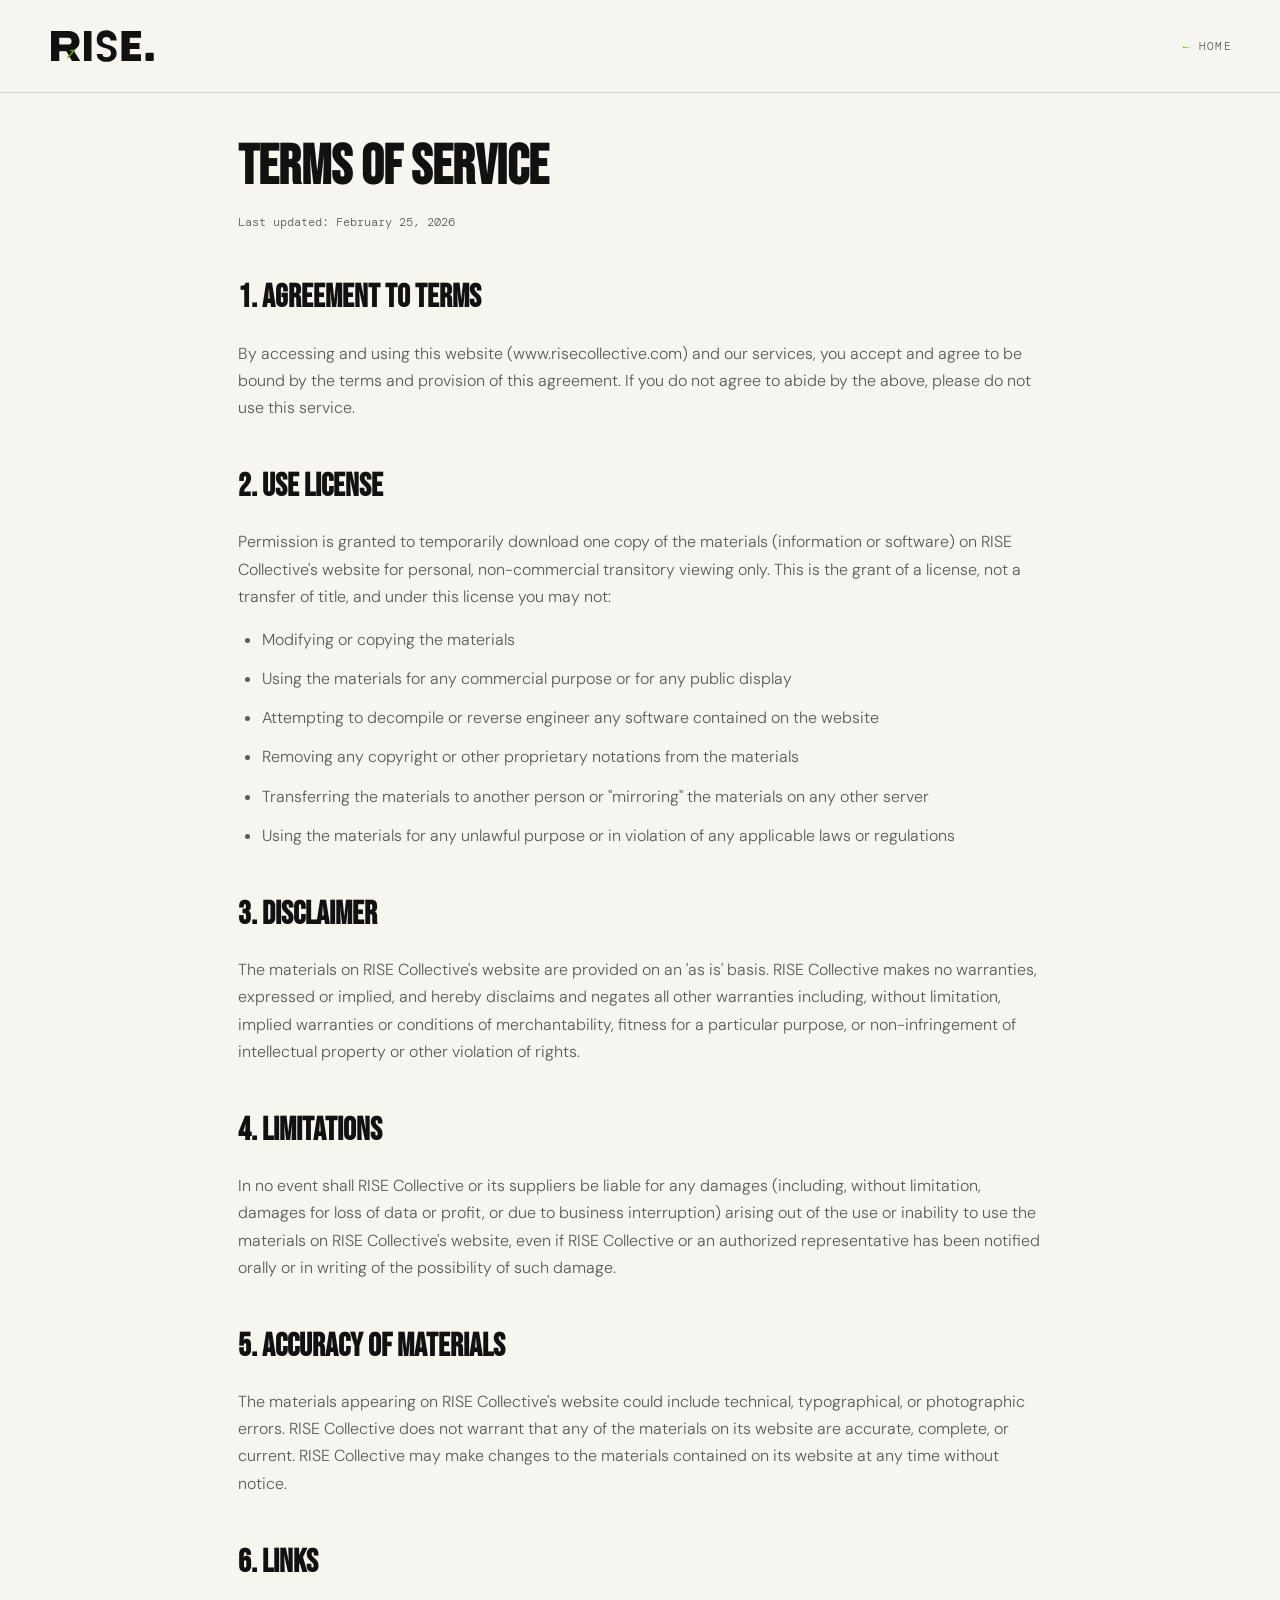
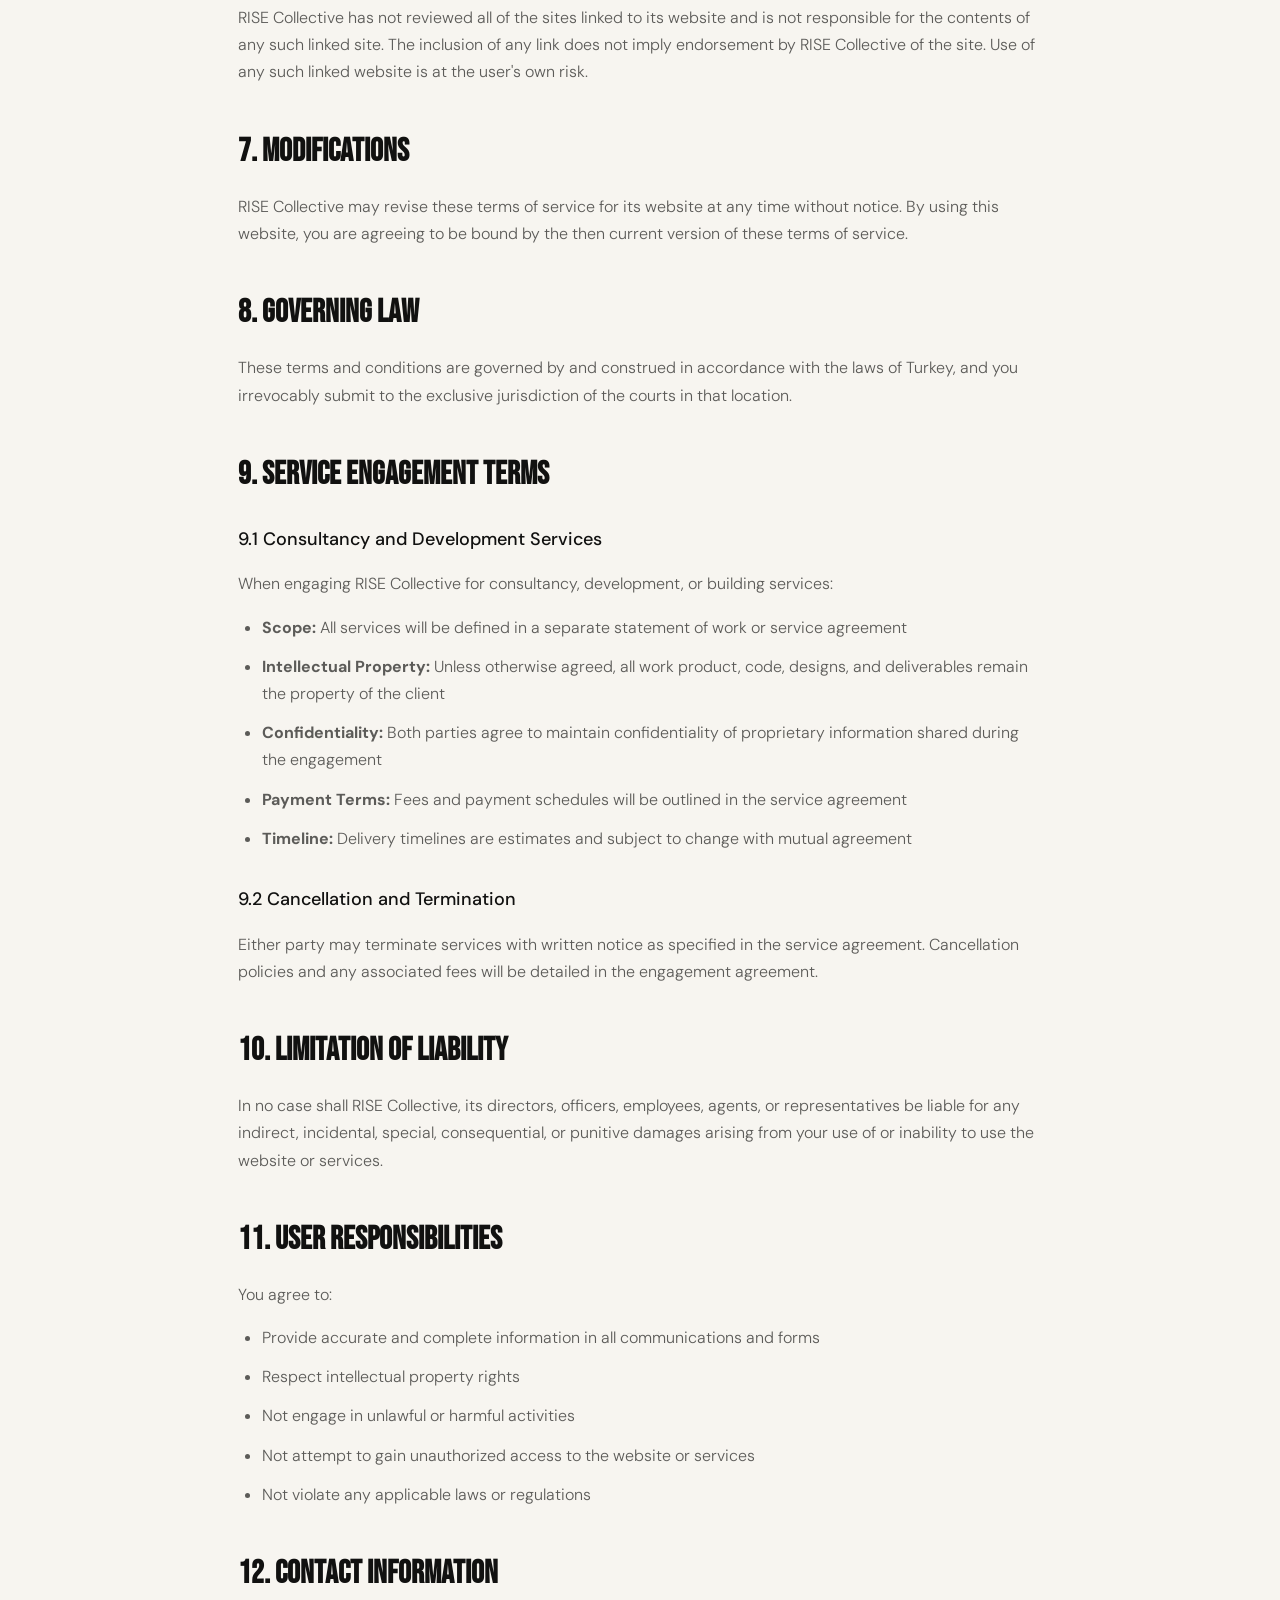
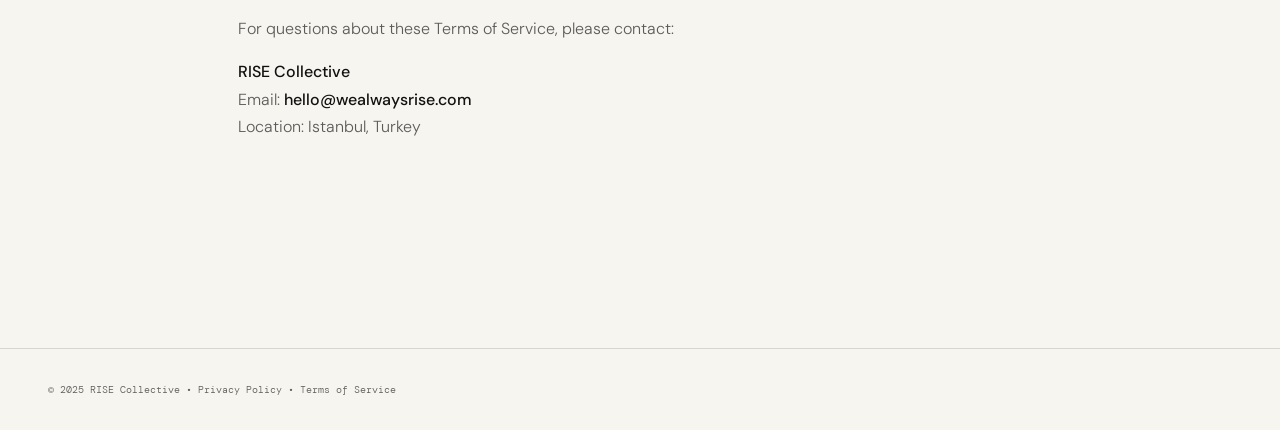
<file: terms-of-service.html>
<!DOCTYPE html>
<html lang="en">
<head>
<meta charset="UTF-8">
<meta name="viewport" content="width=device-width, initial-scale=1.0">
<title>Terms of Service — RISE Collective</title>
<meta name="description" content="Terms of Service for RISE Collective. Read our terms and conditions for using our website and services.">
<meta property="og:title" content="Terms of Service — RISE Collective">
<meta property="og:url" content="https://digiroiio-lgtm.github.io/wealwaysrise/terms-of-service.html">
<meta property="og:type" content="website">
<link rel="canonical" href="https://digiroiio-lgtm.github.io/wealwaysrise/terms-of-service.html">
<link rel="icon" type="image/svg+xml" href="data:image/svg+xml,<svg xmlns=%22http://www.w3.org/2000/svg%22 viewBox=%220 0 100 100%22><text y=%22.9em%22 font-size=%2290%22>🚀</text></svg>">
<link rel="preconnect" href="https://fonts.googleapis.com">
<link rel="preconnect" href="https://fonts.gstatic.com" crossorigin>
<link href="https://fonts.googleapis.com/css2?family=Bebas+Neue&family=DM+Sans:ital,wght@0,300;0,400;0,500;1,300&family=DM+Mono:wght@400;500&display=swap" rel="stylesheet">
<style>
  *, *::before, *::after { box-sizing: border-box; margin: 0; padding: 0; }
  :root {
    --bg: #f7f5f0;
    --ink: #111110;
    --accent: #5a9e00;
    --muted: rgba(17,17,16,0.68);
    --border: rgba(17,17,16,0.14);
  }
  html { scroll-behavior: smooth; }
  body { background: var(--bg); color: var(--ink); font-family: 'DM Sans', sans-serif; font-weight: 300; line-height: 1.7; }
  
  nav { position: fixed; top: 0; left: 0; right: 0; z-index: 100; display: flex; align-items: center; justify-content: space-between; padding: 28px 48px; background: rgba(247,245,240,0.96); backdrop-filter: blur(12px); border-bottom: 1px solid var(--border); }
  .nav-logo { display: inline-flex; align-items: center; text-decoration: none; color: var(--ink); }
  .nav-back { font-family: 'DM Mono', monospace; font-size: 11px; letter-spacing: 0.12em; text-transform: uppercase; color: var(--muted); text-decoration: none; display: flex; align-items: center; gap: 8px; transition: color 0.2s; }
  .nav-back::before { content: '←'; color: var(--accent); }
  .nav-back:hover { color: var(--ink); }
  
  .container { max-width: 900px; margin: 0 auto; padding: 140px 48px 80px; }
  
  h1 { font-family: 'Bebas Neue', sans-serif; font-size: 56px; line-height: 1; margin-bottom: 16px; }
  h2 { font-family: 'Bebas Neue', sans-serif; font-size: 32px; line-height: 1.1; margin-top: 48px; margin-bottom: 24px; }
  h3 { font-family: 'DM Sans', sans-serif; font-size: 18px; font-weight: 500; margin-top: 32px; margin-bottom: 16px; }
  
  .last-updated { font-family: 'DM Mono', monospace; font-size: 12px; color: var(--muted); margin-bottom: 40px; }
  
  p { margin-bottom: 16px; color: var(--muted); }
  p strong { color: var(--ink); font-weight: 500; }
  
  ul, ol { margin-left: 24px; margin-bottom: 16px; }
  li { margin-bottom: 12px; color: var(--muted); }
  
  .section { margin-bottom: 48px; }
  
  footer { border-top: 1px solid var(--border); padding: 32px 48px; display: flex; align-items: center; justify-content: space-between; margin-top: 80px; }
  .footer-copy { font-family: 'DM Mono', monospace; font-size: 10px; color: var(--muted); }
  
  @media (max-width: 768px) {
    nav { padding: 24px; }
    .container { padding: 120px 24px 60px; }
    h1 { font-size: 40px; }
    h2 { font-size: 24px; }
    footer { flex-direction: column; gap: 12px; text-align: center; padding: 24px; }
  }
</style>
</head>
<body>

<nav>
  <a href="index.html" class="nav-logo"><svg xmlns="http://www.w3.org/2000/svg" viewBox="0 0 180 48" fill="none" height="36" style="display:block;vertical-align:middle">
    <path d="M4 44 L4 4 L28 4 C36 4 42 9.5 42 18 C42 23.5 39 27.5 34 29.5 L43 44 L32 44 L24.5 31 L15 31 L15 44 Z M15 13 L15 22 L26.5 22 C29.5 22 31.5 20.5 31.5 17.5 C31.5 14.5 29.5 13 26.5 13 Z" fill="currentColor"/>
    <path d="M27 39 L35 30 L30.5 30" stroke="#5a9e00" stroke-width="2.2" stroke-linecap="round" stroke-linejoin="round" fill="none"/>
    <rect x="48" y="4" width="10" height="40" fill="currentColor"/>
    <path d="M65 34.5 C65 39.5 69 45 78 45 C87 45 91.5 39.5 91.5 33.5 C91.5 27.5 87.5 24.5 80.5 22.5 C74.5 20.8 72.5 19 72.5 16.5 C72.5 14 74.5 12 78 12 C81.5 12 83.5 14 83.5 16.5 L91.5 16.5 C91.5 10 87 3 78 3 C69 3 65 8.5 65 15.5 C65 21.5 68.5 24.5 76 26.5 C82 28.2 84 30 84 33.5 C84 37 81.5 39 78 39 C74.5 39 72.5 37 72.5 34.5 Z" fill="currentColor"/>
    <path d="M98 4 L98 44 L124 44 L124 35 L109 35 L109 28 L122 28 L122 20 L109 20 L109 13 L124 13 L124 4 Z" fill="currentColor"/>
    <rect x="130" y="33" width="11" height="11" rx="1.5" fill="currentColor"/>
  </svg></a>
  <a href="index.html" class="nav-back">Home</a>
</nav>

<div class="container">
  <h1>Terms of Service</h1>
  <p class="last-updated">Last updated: February 25, 2026</p>

  <div class="section">
    <h2>1. Agreement to Terms</h2>
    <p>By accessing and using this website (www.risecollective.com) and our services, you accept and agree to be bound by the terms and provision of this agreement. If you do not agree to abide by the above, please do not use this service.</p>
  </div>

  <div class="section">
    <h2>2. Use License</h2>
    <p>Permission is granted to temporarily download one copy of the materials (information or software) on RISE Collective's website for personal, non-commercial transitory viewing only. This is the grant of a license, not a transfer of title, and under this license you may not:</p>
    <ul>
      <li>Modifying or copying the materials</li>
      <li>Using the materials for any commercial purpose or for any public display</li>
      <li>Attempting to decompile or reverse engineer any software contained on the website</li>
      <li>Removing any copyright or other proprietary notations from the materials</li>
      <li>Transferring the materials to another person or "mirroring" the materials on any other server</li>
      <li>Using the materials for any unlawful purpose or in violation of any applicable laws or regulations</li>
    </ul>
  </div>

  <div class="section">
    <h2>3. Disclaimer</h2>
    <p>The materials on RISE Collective's website are provided on an 'as is' basis. RISE Collective makes no warranties, expressed or implied, and hereby disclaims and negates all other warranties including, without limitation, implied warranties or conditions of merchantability, fitness for a particular purpose, or non-infringement of intellectual property or other violation of rights.</p>
  </div>

  <div class="section">
    <h2>4. Limitations</h2>
    <p>In no event shall RISE Collective or its suppliers be liable for any damages (including, without limitation, damages for loss of data or profit, or due to business interruption) arising out of the use or inability to use the materials on RISE Collective's website, even if RISE Collective or an authorized representative has been notified orally or in writing of the possibility of such damage.</p>
  </div>

  <div class="section">
    <h2>5. Accuracy of Materials</h2>
    <p>The materials appearing on RISE Collective's website could include technical, typographical, or photographic errors. RISE Collective does not warrant that any of the materials on its website are accurate, complete, or current. RISE Collective may make changes to the materials contained on its website at any time without notice.</p>
  </div>

  <div class="section">
    <h2>6. Links</h2>
    <p>RISE Collective has not reviewed all of the sites linked to its website and is not responsible for the contents of any such linked site. The inclusion of any link does not imply endorsement by RISE Collective of the site. Use of any such linked website is at the user's own risk.</p>
  </div>

  <div class="section">
    <h2>7. Modifications</h2>
    <p>RISE Collective may revise these terms of service for its website at any time without notice. By using this website, you are agreeing to be bound by the then current version of these terms of service.</p>
  </div>

  <div class="section">
    <h2>8. Governing Law</h2>
    <p>These terms and conditions are governed by and construed in accordance with the laws of Turkey, and you irrevocably submit to the exclusive jurisdiction of the courts in that location.</p>
  </div>

  <div class="section">
    <h2>9. Service Engagement Terms</h2>
    <h3>9.1 Consultancy and Development Services</h3>
    <p>When engaging RISE Collective for consultancy, development, or building services:</p>
    <ul>
      <li><strong>Scope:</strong> All services will be defined in a separate statement of work or service agreement</li>
      <li><strong>Intellectual Property:</strong> Unless otherwise agreed, all work product, code, designs, and deliverables remain the property of the client</li>
      <li><strong>Confidentiality:</strong> Both parties agree to maintain confidentiality of proprietary information shared during the engagement</li>
      <li><strong>Payment Terms:</strong> Fees and payment schedules will be outlined in the service agreement</li>
      <li><strong>Timeline:</strong> Delivery timelines are estimates and subject to change with mutual agreement</li>
    </ul>

    <h3>9.2 Cancellation and Termination</h3>
    <p>Either party may terminate services with written notice as specified in the service agreement. Cancellation policies and any associated fees will be detailed in the engagement agreement.</p>
  </div>

  <div class="section">
    <h2>10. Limitation of Liability</h2>
    <p>In no case shall RISE Collective, its directors, officers, employees, agents, or representatives be liable for any indirect, incidental, special, consequential, or punitive damages arising from your use of or inability to use the website or services.</p>
  </div>

  <div class="section">
    <h2>11. User Responsibilities</h2>
    <p>You agree to:</p>
    <ul>
      <li>Provide accurate and complete information in all communications and forms</li>
      <li>Respect intellectual property rights</li>
      <li>Not engage in unlawful or harmful activities</li>
      <li>Not attempt to gain unauthorized access to the website or services</li>
      <li>Not violate any applicable laws or regulations</li>
    </ul>
  </div>

  <div class="section">
    <h2>12. Contact Information</h2>
    <p>For questions about these Terms of Service, please contact:</p>
    <p>
      <strong>RISE Collective</strong><br>
      Email: <strong>hello@wealwaysrise.com</strong><br>
      Location: Istanbul, Turkey
    </p>
  </div>
</div>

<footer>
  <div class="footer-copy">© 2025 RISE Collective • <a href="privacy-policy.html" style="color: var(--muted); text-decoration: none;">Privacy Policy</a> • <a href="terms-of-service.html" style="color: var(--muted); text-decoration: none;">Terms of Service</a></div>
</footer>

</body>
</html>
</file>
<file: admin/admin.css>
/* Werrise — Kontrol Merkezi
   Tokens mirror wealwaysrise.com (off-white canvas, ink black CTA, lime highlight) */
:root{
  --bg:#f5f4ef; --surface:#ffffff; --surface-2:#efeee8; --surface-3:#e7e6df;
  --ink:#111111; --ink-2:#3a3a37; --muted:#7a7a74; --line:#e3e1da;
  --lime:#e4f46b; --lime-ink:#1d2405; --olive:#6b8a12;
  --red:#d92d20; --red-bg:#fdecea; --amber:#b7791f; --amber-bg:#fbf3e2;
  --green:#2f8a4c; --green-bg:#e8f4ec; --blue:#2563c9; --blue-bg:#e8effb;
  --side:#111111; --side-ink:#d6d5cf; --side-muted:#7d7c77; --side-line:#262624;
  --radius:14px; --radius-pill:999px;
  --shadow:0 1px 2px rgba(17,17,17,.04),0 8px 24px rgba(17,17,17,.05);
  --font:'Inter',system-ui,-apple-system,Segoe UI,Roboto,sans-serif;
  --font-display:'Inter Tight','Inter',system-ui,sans-serif;
  --mono:'JetBrains Mono',ui-monospace,Menlo,monospace;
}
@media (prefers-color-scheme:dark){
  :root:not([data-theme="light"]){
    --bg:#121211;--surface:#1a1a18;--surface-2:#22221f;--surface-3:#2a2a27;--ink:#f5f4ef;--ink-2:#cfcec8;
    --muted:#8d8c86;--line:#2c2c29;--lime:#d9ec55;--lime-ink:#151a02;--olive:#b5d33a;
    --red:#f26b5e;--red-bg:#3a1c19;--amber:#e0a84a;--amber-bg:#352915;--green:#5cc27e;--green-bg:#18301f;--blue:#7aa7f0;--blue-bg:#1a2438;
    --side:#0b0b0a;--side-line:#1f1f1d;
    --shadow:0 1px 2px rgba(0,0,0,.3),0 8px 24px rgba(0,0,0,.25);
  }
}
:root[data-theme="dark"]{
  --bg:#121211;--surface:#1a1a18;--surface-2:#22221f;--surface-3:#2a2a27;--ink:#f5f4ef;--ink-2:#cfcec8;
  --muted:#8d8c86;--line:#2c2c29;--lime:#d9ec55;--lime-ink:#151a02;--olive:#b5d33a;
  --red:#f26b5e;--red-bg:#3a1c19;--amber:#e0a84a;--amber-bg:#352915;--green:#5cc27e;--green-bg:#18301f;--blue:#7aa7f0;--blue-bg:#1a2438;
  --side:#0b0b0a;--side-line:#1f1f1d;
  --shadow:0 1px 2px rgba(0,0,0,.3),0 8px 24px rgba(0,0,0,.25);
}

*{box-sizing:border-box;margin:0;padding:0}
html,body{height:100%}
body{font-family:var(--font);background:var(--bg);color:var(--ink-2);font-size:15px;line-height:1.55;-webkit-font-smoothing:antialiased}
a{color:inherit;text-decoration:none}
button,input,select,textarea{font:inherit;color:inherit}
button{cursor:pointer}
.mono{font-family:var(--mono);font-size:13px}

/* ---------- Layout ---------- */
.app{display:grid;grid-template-columns:268px 1fr;min-height:100vh;transition:grid-template-columns .2s}
.main{display:flex;flex-direction:column;min-width:0}

/* ---------- Sidebar (dark, like Çevik) ---------- */
.sidebar{background:var(--side);color:var(--side-ink);padding:22px 14px;display:flex;flex-direction:column;gap:18px;position:sticky;top:0;height:100vh;overflow:hidden}
.side-top{display:flex;align-items:center;justify-content:space-between;gap:8px;padding:0 8px}
.sidebar .brand-mark{color:#f5f4ef}
.sidebar .brand-name b{color:#f5f4ef}
.sidebar .brand-name span{color:var(--side-muted);font-size:9px}
.sidebar .brand-divider{background:var(--side-line)}
.collapse-btn{width:28px!important;height:28px!important;color:var(--side-ink)!important;border:1px solid var(--side-line)!important;font-size:18px;line-height:1}
.side-nav{flex:1;overflow-y:auto;display:flex;flex-direction:column;gap:2px;scrollbar-width:thin;scrollbar-color:#333 transparent}
.side-group{font-size:11px;letter-spacing:.2em;text-transform:uppercase;color:var(--side-muted);padding:18px 14px 8px;white-space:nowrap}
.side-group:first-child{padding-top:6px}
.side-nav a{display:flex;align-items:center;gap:14px;padding:9px 14px;border-radius:10px;font-size:15px;color:var(--side-ink);white-space:nowrap;transition:background .15s,color .15s}
.side-nav a:hover{background:#1d1d1b;color:#fff}
.side-nav a.active{background:var(--lime);color:var(--lime-ink);font-weight:500}
.side-nav svg{width:19px;height:19px;flex:none}
.side-nav .count{margin-left:auto;font-size:12px;font-weight:600;padding:1px 9px;border-radius:var(--radius-pill);background:#2a2a27;color:#eee}
.side-nav .count.hot{background:var(--red);color:#fff}
.side-nav a.active .count{background:var(--lime-ink);color:var(--lime)}
.sidebar-foot{display:flex;align-items:center;gap:12px;padding:16px 8px 0;border-top:1px solid var(--side-line)}
.avatar{width:38px;height:38px;border-radius:50%;background:var(--lime);color:var(--lime-ink);display:grid;place-items:center;font-size:13px;font-weight:700;flex:none}
.who strong{display:block;color:#f5f4ef;font-size:14px;font-weight:600}
.who small{color:var(--side-muted);font-size:12px}
.lock-btn{margin-left:auto;background:#f5f4ef!important;color:#111!important;border-radius:10px!important}
.collapsed .app{grid-template-columns:76px 1fr}
.collapsed .brand-name,.collapsed .brand-divider,.collapsed .side-group,.collapsed .side-nav .label,.collapsed .side-nav .count,.collapsed .who,.collapsed .lock-btn{display:none}
.collapsed .side-top{flex-direction:column}
.collapsed .collapse-btn{transform:rotate(180deg)}
.collapsed .side-nav a{justify-content:center;padding:11px}

/* ---------- Brand ---------- */
.brand{display:flex;align-items:center;gap:12px}
.brand-mark{font-family:var(--font-display);font-weight:900;font-size:28px;letter-spacing:-.06em;color:var(--ink);line-height:1}
.brand-divider{width:1px;height:32px;background:var(--line)}
.brand-name{display:flex;flex-direction:column;line-height:1}
.brand-name b{font-weight:800;font-size:16px;letter-spacing:.06em;color:var(--ink)}
.brand-name span{font-size:10px;letter-spacing:.28em;color:var(--ink-2);margin-top:4px}

/* ---------- Topbar ---------- */
.sticky-head{position:sticky;top:0;z-index:6}
.topbar{display:flex;align-items:center;gap:16px;padding:14px 36px;background:var(--surface);border-bottom:1px solid var(--line)}
.tb-title h2{font-size:22px;line-height:1.15}
.tb-title small{color:var(--muted);font-size:13px}
.topbar-actions{margin-left:auto;display:flex;align-items:center;gap:12px}
.clock{display:inline-flex;align-items:center;gap:6px;color:var(--muted)}
.clock b{font-family:var(--mono);color:var(--ink);font-weight:500;font-size:14px}
.week{color:var(--muted)}
.icon-btn{width:40px;height:40px;border-radius:50%;border:1px solid transparent;background:none;display:grid;place-items:center;color:var(--ink);position:relative;flex:none}
.icon-btn:hover{background:var(--surface-2)}
.icon-btn.boxed{border-radius:12px;border-color:var(--line);width:42px;height:42px}
.badge{position:absolute;top:-7px;right:-7px;min-width:20px;height:20px;padding:0 5px;border-radius:999px;background:var(--red);color:#fff;font-size:11px;font-weight:700;display:grid;place-items:center;border:2px solid var(--surface)}
.menu-btn{display:none}

/* ---------- ŞİMDİ bar ---------- */
.nowbar{display:flex;align-items:center;gap:14px;padding:11px 36px;background:var(--surface);border-bottom:1px solid var(--line);font-size:14px;flex-wrap:wrap}
.nowbar .lbl{font-size:11px;letter-spacing:.18em;font-weight:700;color:var(--olive)}
.nowbar .t{font-weight:600;color:var(--ink);overflow:hidden;text-overflow:ellipsis;white-space:nowrap;max-width:46ch}
.nowbar .end{margin-left:auto}

/* ---------- Buttons ---------- */
.btn{display:inline-flex;align-items:center;gap:10px;padding:12px 22px;font-size:15px;font-weight:500;border-radius:6px;border:1px solid var(--ink);transition:opacity .15s,background .15s,border-color .15s;white-space:nowrap;background:none}
.btn-primary{background:var(--ink);color:var(--bg)}
.btn-primary:hover{opacity:.88}
.btn-lime{background:var(--lime);border-color:var(--lime);color:var(--lime-ink)}
.btn-lime:hover{filter:brightness(.96)}
.btn-ghost{color:var(--ink);border-color:transparent;padding-left:4px;padding-right:4px}
.btn-ghost:hover .arrow{transform:translateX(4px)}
.btn-outline{color:var(--ink);border-color:var(--line);background:var(--surface)}
.btn-outline:hover{border-color:var(--ink)}
.btn-sm{padding:7px 13px;font-size:13px;gap:7px;border-radius:8px}
.btn:disabled{opacity:.5;cursor:not-allowed}
.arrow{transition:transform .15s;display:inline-block}
.link{color:var(--olive);font-weight:600;font-size:14px;background:none;border:0;padding:0}
.link:hover{text-decoration:underline}

/* ---------- Pills, chips, segmented ---------- */
.pill{display:inline-flex;align-items:center;gap:6px;padding:3px 10px;border-radius:var(--radius-pill);font-size:12px;font-weight:500;background:var(--surface-2);color:var(--ink-2);white-space:nowrap;border:1px solid transparent}
.pill.dot::before{content:"";width:6px;height:6px;border-radius:50%;background:currentColor}
.pill.lime{background:var(--lime);color:var(--lime-ink)}
.pill.dark{background:var(--ink);color:var(--bg)}
.pill.red{background:var(--red-bg);color:var(--red)}
.pill.red-o{background:none;border-color:var(--red);color:var(--red);font-weight:600}
.pill.amber{background:var(--amber-bg);color:var(--amber)}
.pill.green{background:var(--green-bg);color:var(--green)}
.pill.blue{background:var(--blue-bg);color:var(--blue)}
.pill.lg{padding:6px 14px;font-size:14px}
.chips{display:flex;flex-wrap:wrap;gap:8px}
.chip{display:inline-flex;align-items:center;gap:8px;padding:7px 15px;border-radius:var(--radius-pill);border:1px solid var(--line);background:var(--surface);font-size:14px;color:var(--ink-2);transition:.15s}
.chip:hover{border-color:var(--ink)}
.chip.active{background:var(--ink);border-color:var(--ink);color:var(--bg)}
.chip.on{background:var(--lime);border-color:var(--lime);color:var(--lime-ink)}
.chip.warn{border-color:var(--red);color:var(--red)}
.chip.warn.on{background:var(--red);color:#fff}
.cdot{width:8px;height:8px;border-radius:2px;flex:none;display:inline-block}
.seg{display:inline-flex;padding:3px;border:1px solid var(--line);border-radius:var(--radius-pill);background:var(--surface)}
.seg button{border:0;background:none;padding:5px 14px;border-radius:var(--radius-pill);font-size:13px;color:var(--ink-2);display:inline-flex;gap:6px;align-items:center}
.seg button.active{background:var(--ink);color:var(--bg)}
.seg .n{background:var(--red);color:#fff;border-radius:999px;padding:0 7px;font-size:11px;font-weight:700}

/* ---------- Content ---------- */
.content{padding:36px;max-width:1400px;width:100%}
.page-head{display:flex;align-items:flex-end;justify-content:space-between;gap:24px;margin-bottom:26px;flex-wrap:wrap}
.eyebrow,.nav-label{font-size:11px;letter-spacing:.2em;text-transform:uppercase;color:var(--muted);font-weight:500}
h1,h2,h3{font-family:var(--font-display);color:var(--ink);letter-spacing:-.03em;font-weight:600}
h1{font-size:42px;line-height:1.08;margin-top:8px}
h1 .dot{color:var(--olive)}
h2{font-size:22px}
h3{font-size:17px;letter-spacing:-.015em}
.lede{color:var(--ink-2);max-width:680px;margin-top:10px}
.muted{color:var(--muted)}
.grid{display:grid;gap:18px}
.g2{grid-template-columns:1fr 1fr}.g3{grid-template-columns:repeat(3,1fr)}.g4{grid-template-columns:repeat(4,1fr)}
.split{grid-template-columns:1.65fr 1fr}
.card{background:var(--surface);border:1px solid var(--line);border-radius:var(--radius);padding:24px;box-shadow:var(--shadow)}
.card.flat{box-shadow:none}
.card.tint{background:var(--surface-2);box-shadow:none}
.card-head{display:flex;align-items:center;justify-content:space-between;gap:12px;margin-bottom:16px;flex-wrap:wrap}
.card-head .l{display:flex;align-items:center;gap:10px;flex-wrap:wrap}
.sec-label{font-size:13px;letter-spacing:.14em;text-transform:uppercase;font-weight:700;color:var(--ink)}
.row{display:flex;align-items:center;gap:10px;flex-wrap:wrap}
.spacer{flex:1}
.mt{margin-top:18px}.mt2{margin-top:28px}

/* KPI */
.kpi .value{font-family:var(--font-display);font-size:34px;color:var(--ink);letter-spacing:-.04em;margin:8px 0 4px;line-height:1;font-weight:600}
.kpi .delta{font-size:13px;color:var(--olive);font-weight:500}
.kpi .delta.down{color:var(--red)}
.bar{height:6px;border-radius:6px;background:var(--surface-2);overflow:hidden}
.bar span{display:block;height:100%;background:var(--ink);border-radius:6px;transition:width .3s}
.bar.lime span{background:var(--olive)}

/* Forms */
.field{display:flex;flex-direction:column;gap:7px;margin-bottom:16px}
.field label{font-size:11px;letter-spacing:.16em;text-transform:uppercase;color:var(--muted);font-weight:500}
.input{width:100%;background:var(--surface);border:1px solid var(--line);border-radius:10px;padding:11px 14px;outline:none;transition:border-color .15s;font-size:15px}
.input:focus{border-color:var(--ink)}
select.input{width:auto;padding-right:32px}
textarea.input{min-height:96px;resize:vertical}
.search{display:flex;align-items:center;gap:10px;background:var(--surface);border:1px solid var(--line);border-radius:10px;padding:0 14px;min-width:260px;flex:0 1 360px}
.search input{border:0;background:none;outline:none;width:100%;padding:11px 0}
.toggle{position:relative;width:42px;height:24px;flex:none}
.toggle input{opacity:0;width:0;height:0}
.toggle span{position:absolute;inset:0;background:var(--surface-2);border:1px solid var(--line);border-radius:999px;cursor:pointer;transition:.2s}
.toggle span::after{content:"";position:absolute;left:3px;top:3px;width:16px;height:16px;border-radius:50%;background:var(--ink);transition:.2s}
.toggle input:checked+span{background:var(--lime);border-color:var(--lime)}
.toggle input:checked+span::after{transform:translateX(18px);background:var(--lime-ink)}
.setting{display:flex;align-items:center;justify-content:space-between;gap:16px;padding:14px 0;border-bottom:1px solid var(--line)}
.setting:last-child{border-bottom:0}
.setting small{display:block;color:var(--muted);font-size:13px}
input[type=range]{accent-color:var(--ink);width:100%}

/* ---------- Quick capture ---------- */
.capture{display:flex;gap:10px;align-items:center;flex-wrap:wrap}
.capture .input{flex:1;min-width:220px}
.quick{display:flex;align-items:center;gap:12px;padding:15px 18px;border:1.5px dashed var(--line);border-radius:var(--radius);background:var(--surface);cursor:text}
.quick:hover{border-color:var(--ink)}
.quick .plus{width:24px;height:24px;border-radius:7px;background:var(--lime);color:var(--lime-ink);display:grid;place-items:center;font-weight:700}
.quick input{border:0;background:none;outline:none;flex:1;font-size:15px}
.kbd{font-family:var(--mono);font-size:11px;border:1px solid var(--line);border-radius:5px;padding:1px 6px;color:var(--muted)}

/* ---------- Tasks ---------- */
.filters{background:var(--surface-2);border-radius:var(--radius);padding:16px 18px;display:flex;flex-direction:column;gap:10px}
.filters .fr{display:flex;gap:12px;align-items:flex-start}
.filters .fl{font-size:11px;letter-spacing:.18em;text-transform:uppercase;color:var(--muted);width:84px;flex:none;padding-top:9px}
.toolbar{display:flex;align-items:center;gap:10px;flex-wrap:wrap}
.task{display:flex;gap:14px;background:var(--surface);border:1px solid var(--line);border-left:4px solid var(--line);border-radius:12px;padding:16px 18px;margin-bottom:10px;transition:box-shadow .15s,opacity .2s}
.task:hover{box-shadow:var(--shadow)}
.task.p-Kesin{border-left-color:var(--red)}
.task.p-Yüksek{border-left-color:var(--amber)}
.task.p-Orta{border-left-color:var(--olive)}
.task.done{opacity:.5}
.task.done .tt{text-decoration:line-through}
.check{width:22px;height:22px;border-radius:50%;border:1.5px solid var(--muted);background:none;flex:none;display:grid;place-items:center;margin-top:1px;color:transparent;transition:.15s}
.check:hover{border-color:var(--ink)}
.check.on{background:var(--ink);border-color:var(--ink);color:var(--bg)}
.task .body{flex:1;min-width:0}
.task .tt{font-weight:600;color:var(--ink);font-size:16px}
.task .meta{display:flex;flex-wrap:wrap;gap:6px;margin-top:8px;align-items:center}
.task .acts{display:flex;gap:2px;align-items:flex-start;opacity:.55;transition:opacity .15s}
.task:hover .acts{opacity:1}
.task .acts button{width:32px;height:32px;border-radius:8px;border:0;background:none;display:grid;place-items:center;color:var(--ink)}
.task .acts button:hover{background:var(--surface-2)}
.task .acts svg{width:17px;height:17px}
.subs{margin-top:12px;background:var(--surface-2);border-radius:10px;padding:10px 12px}
.subs .sh{display:flex;align-items:center;gap:10px;font-size:12px;color:var(--muted);font-weight:600;margin-bottom:6px}
.subs .sh .bar{flex:0 0 120px;height:4px}
.sub{display:flex;gap:10px;align-items:flex-start;padding:7px 4px;font-size:14px;color:var(--ink-2)}
.sub .check{width:18px;height:18px}
.sub.done span{text-decoration:line-through;color:var(--muted)}
.group-h{display:flex;align-items:center;gap:10px;margin:22px 0 10px;font-weight:600;color:var(--ink)}
.empty{padding:40px;text-align:center;color:var(--muted);border:1px dashed var(--line);border-radius:var(--radius)}

/* ---------- Agenda ---------- */
.agenda-v{display:flex;flex-direction:column;gap:6px}
.slot{display:flex;gap:16px;align-items:center;padding:10px 14px;border-radius:8px;border-left:3px solid var(--line);background:var(--surface-2)}
.slot .tm{font-family:var(--mono);font-size:13px;color:var(--ink);line-height:1.25;width:46px;flex:none}
.slot .tm small{display:block;color:var(--muted);font-size:12px}
.slot.t-task{border-left-color:var(--green);background:var(--green-bg)}
.slot.t-meeting{border-left-color:var(--blue);background:var(--blue-bg)}
.slot.t-plan{border-left-color:var(--amber);background:var(--amber-bg)}
.slot.past{opacity:.55}
.slot.cur{outline:2px solid var(--ink)}
.agenda-scroll{overflow-x:auto;padding-bottom:6px}
.agenda-h{position:relative;padding:26px 0 6px;min-width:1300px}
.agenda-h .track{position:relative;height:64px}
.agenda-h .hour{position:absolute;top:-22px;font-family:var(--mono);font-size:11px;color:var(--muted);border-left:1px solid var(--line);height:90px;padding-left:4px}
.agenda-h .blk{position:absolute;top:6px;height:52px;border-radius:8px;border-left:3px solid;padding:6px 8px;font-size:12px;overflow:hidden;white-space:nowrap;text-overflow:ellipsis}
.agenda-h .blk b{display:block;font-size:13px;color:var(--ink);overflow:hidden;text-overflow:ellipsis}
.agenda-h .blk.t-task{background:var(--green-bg);border-color:var(--green)}
.agenda-h .blk.t-meeting{background:var(--blue-bg);border-color:var(--blue)}
.agenda-h .blk.t-plan{background:var(--amber-bg);border-color:var(--amber)}
.agenda-h .now{position:absolute;top:-6px;bottom:-4px;width:2px;background:var(--red);z-index:2}
.agenda-h .now::before{content:"";position:absolute;top:-4px;left:-4px;width:10px;height:10px;border-radius:50%;background:var(--red)}

/* ---------- Signals ---------- */
.signal{display:flex;gap:14px;padding:16px 0;border-bottom:1px solid var(--line)}
.signal:last-child{border-bottom:0}
.signal .ic{width:34px;height:34px;border-radius:10px;display:grid;place-items:center;flex:none}
.signal h4{font-size:15px;color:var(--ink);font-weight:600}
.signal p{font-size:14px;color:var(--ink-2);margin:6px 0 8px}
.signal .x{margin-left:auto;border:0;background:none;color:var(--muted);font-size:18px;align-self:flex-start}

/* ---------- Dashboard hero ---------- */
.hero-clock{font-family:var(--font-display);font-size:84px;font-weight:700;letter-spacing:-.04em;color:var(--ink);line-height:1;margin:8px 0}
.now-card{background:var(--lime);color:var(--lime-ink);border-radius:var(--radius);padding:20px 22px}
.now-card .lbl{font-size:11px;letter-spacing:.18em;font-weight:700}
.now-card h3{color:var(--lime-ink);font-size:20px;margin:6px 0 4px}
.status-row{display:grid;grid-template-columns:110px 1fr;gap:10px;padding:7px 0;align-items:center}
.status-row b{color:var(--ink);display:flex;align-items:center;gap:8px}
.status-row b::before{content:"";width:8px;height:8px;border-radius:50%;background:var(--amber)}
.status-row.ok b::before{background:var(--green)}
.status-row.full b::before{background:var(--red)}
.proj-card .top{display:flex;align-items:center;gap:10px;justify-content:space-between}
.proj-card h3{margin:10px 0 4px}
.health{width:10px;height:10px;border-radius:50%}

/* ---------- Kanban / matrix / calendar ---------- */
.kanban{display:grid;grid-auto-flow:column;grid-auto-columns:minmax(240px,1fr);gap:14px;overflow-x:auto;padding-bottom:6px}
.col{background:var(--surface-2);border-radius:var(--radius);padding:14px;min-height:240px}
.col-h{display:flex;align-items:center;justify-content:space-between;margin-bottom:12px;font-weight:600;color:var(--ink);font-size:14px}
.kcard{background:var(--surface);border:1px solid var(--line);border-radius:10px;padding:12px;margin-bottom:8px;font-size:14px;cursor:grab}
.kcard b{color:var(--ink);display:block;font-weight:600}
.kcard.dragging{opacity:.4}
.col.over{outline:2px dashed var(--ink)}
.matrix{display:grid;grid-template-columns:1fr 1fr;gap:14px}
.quad{border-radius:var(--radius);padding:18px;min-height:220px;border:1px solid var(--line);background:var(--surface)}
.quad h3{display:flex;align-items:center;gap:8px}
.quad .hint{font-size:13px;color:var(--muted);margin:2px 0 12px}
.quad.q1{border-top:4px solid var(--red)}.quad.q2{border-top:4px solid var(--olive)}.quad.q3{border-top:4px solid var(--amber)}.quad.q4{border-top:4px solid var(--muted)}
.qitem{display:flex;gap:10px;align-items:center;padding:8px 0;border-bottom:1px solid var(--line);font-size:14px;color:var(--ink)}
.qitem:last-child{border-bottom:0}
.cal{display:grid;grid-template-columns:160px repeat(7,1fr);border:1px solid var(--line);border-radius:var(--radius);overflow:hidden;background:var(--surface)}
.cal>div{padding:10px;border-right:1px solid var(--line);border-bottom:1px solid var(--line);min-height:64px;font-size:13px}
.cal .ch{background:var(--surface-2);font-weight:600;color:var(--ink);min-height:auto}
.cal .ch.today{background:var(--lime);color:var(--lime-ink)}
.cal .ev{display:block;border-radius:6px;padding:3px 7px;margin-bottom:4px;font-size:12px;background:var(--blue-bg);color:var(--blue)}
.cal .ev.off{background:var(--surface-2);color:var(--muted)}
.cal .ev.task{background:var(--green-bg);color:var(--green)}
.week-board{display:grid;grid-template-columns:repeat(7,minmax(150px,1fr));gap:10px;overflow-x:auto}
.day{background:var(--surface-2);border-radius:12px;padding:12px;min-height:280px}
.day.today{background:var(--surface);border:2px solid var(--ink)}
.day h4{font-size:13px;color:var(--ink);display:flex;justify-content:space-between}
.day .load{height:4px;margin:8px 0 10px}

/* ---------- Tables ---------- */
.table-wrap{overflow-x:auto}
table{width:100%;border-collapse:collapse;font-size:14px}
th{text-align:left;font-size:11px;letter-spacing:.16em;text-transform:uppercase;color:var(--muted);font-weight:500;padding:11px 12px;border-bottom:1px solid var(--line);white-space:nowrap}
td{padding:14px 12px;border-bottom:1px solid var(--line);color:var(--ink-2);vertical-align:middle}
tr:last-child td{border-bottom:0}
tbody tr:hover td{background:var(--bg)}
td strong{color:var(--ink);font-weight:600;display:block}
td small{color:var(--muted)}
.num{text-align:right;font-family:var(--mono);font-size:13px;white-space:nowrap}
.pos{color:var(--green)}.neg{color:var(--red)}

/* ---------- Focus timer ---------- */
.timer{font-family:var(--font-display);font-size:110px;font-weight:700;letter-spacing:-.04em;color:var(--ink);line-height:1;text-align:center;margin:20px 0}
.ring{width:280px;height:280px;margin:0 auto;position:relative;display:grid;place-items:center}
.ring svg{position:absolute;inset:0;transform:rotate(-90deg)}
.ring .timer{font-size:64px;margin:0}

/* ---------- Sticky save bar ---------- */
.savebar{position:sticky;bottom:16px;margin-top:24px;display:flex;align-items:center;justify-content:space-between;gap:12px;background:var(--surface);border:1px solid var(--line);border-radius:var(--radius);padding:12px 12px 12px 20px;box-shadow:var(--shadow);font-size:14px;color:var(--muted)}
.ico-box{width:40px;height:40px;border-radius:10px;background:var(--lime);color:var(--lime-ink);display:grid;place-items:center;flex:none}
.set-card{display:flex;gap:16px}
.set-card .b{flex:1;min-width:0}
.set-card p{font-size:14px;color:var(--muted);margin:2px 0 14px}

/* ---------- Misc ---------- */
.footnote{font-size:12px;color:var(--muted);margin-top:24px;display:flex;align-items:center;gap:8px}
.footnote::before{content:"";width:6px;height:6px;border-radius:50%;background:var(--olive);flex:none}
.toast{position:fixed;bottom:24px;left:50%;transform:translateX(-50%) translateY(20px);background:var(--ink);color:var(--bg);padding:11px 18px;border-radius:10px;font-size:14px;opacity:0;pointer-events:none;transition:.25s;z-index:50}
.toast.show{opacity:1;transform:translateX(-50%)}
.fade{animation:fade .25s ease}
@keyframes fade{from{opacity:0;transform:translateY(6px)}to{opacity:1;transform:none}}
.draft-tag{font-size:11px;letter-spacing:.14em;text-transform:uppercase;border:1px dashed var(--muted);color:var(--muted);border-radius:6px;padding:3px 8px}

/* ---------- Login gate ---------- */
.login{display:none;min-height:100vh;place-items:center;padding:24px}
.login .card{width:100%;max-width:420px;padding:40px}
.locked .login{display:grid}
.locked .app{display:none}
.login-error{display:none;color:var(--red);font-size:13px;margin:-6px 0 14px}
.login-error.show{display:block}

/* ---------- Responsive ---------- */
@media (max-width:1180px){.g4{grid-template-columns:repeat(2,1fr)}.split,.g3{grid-template-columns:1fr}}
@media (max-width:860px){
  .app,.collapsed .app{grid-template-columns:1fr}
  .sidebar{position:fixed;inset:0 auto 0 0;width:280px;z-index:30;transform:translateX(-100%);transition:transform .25s}
  .sidebar.open{transform:none;box-shadow:0 0 0 100vmax rgba(0,0,0,.35)}
  .collapse-btn{display:none!important}
  .menu-btn{display:grid}
  .topbar{padding:12px 16px;gap:8px}
  .clock,.week,#themeBtn{display:none}
  .nowbar{padding:10px 16px}
  .nowbar .t{max-width:60vw}
  .content{padding:22px 16px}
  h1{font-size:30px}
  .hero-clock{font-size:60px}
  .g2,.matrix{grid-template-columns:1fr}
  .filters .fr{flex-direction:column;gap:6px}
  .filters .fl{padding-top:0}
  .task{flex-wrap:wrap}
  .task .acts{width:100%;opacity:1;justify-content:flex-end}
  .search{min-width:0;flex:1 1 100%}
  .timer{font-size:72px}
}
@media (max-width:480px){.g4{grid-template-columns:1fr}}
.quick b{white-space:nowrap}
.quick .plus{flex:none}
@media (max-width:860px){.quick .kbd{display:none}.quick b{display:none}.now-card{min-height:auto}}
.note{background:var(--surface-2);border-radius:10px;padding:10px 12px;margin-bottom:8px;font-size:13px}
.note b{color:var(--ink);font-size:14px}
.note ul{margin:6px 0 0 18px;color:var(--ink-2)}
.note li{margin:2px 0}

/* Kısayollar */
.lnks{display:flex;flex-direction:column;gap:8px}
.lnk{display:flex;align-items:center;gap:12px;padding:10px 12px;border:1px solid var(--line);border-radius:10px;background:var(--surface);color:var(--ink);transition:border-color .15s,background .15s}
.lnk:hover{border-color:var(--ink);background:var(--surface-2)}
.lnk svg{flex:none;color:var(--olive)}
.lnk span{display:flex;flex-direction:column;line-height:1.25;min-width:0}
.lnk b{font-size:14px;font-weight:600}
.lnk small{font-size:12px;color:var(--muted);white-space:nowrap;overflow:hidden;text-overflow:ellipsis}
.lnk .go{margin-left:auto;color:var(--muted)}
</file>
